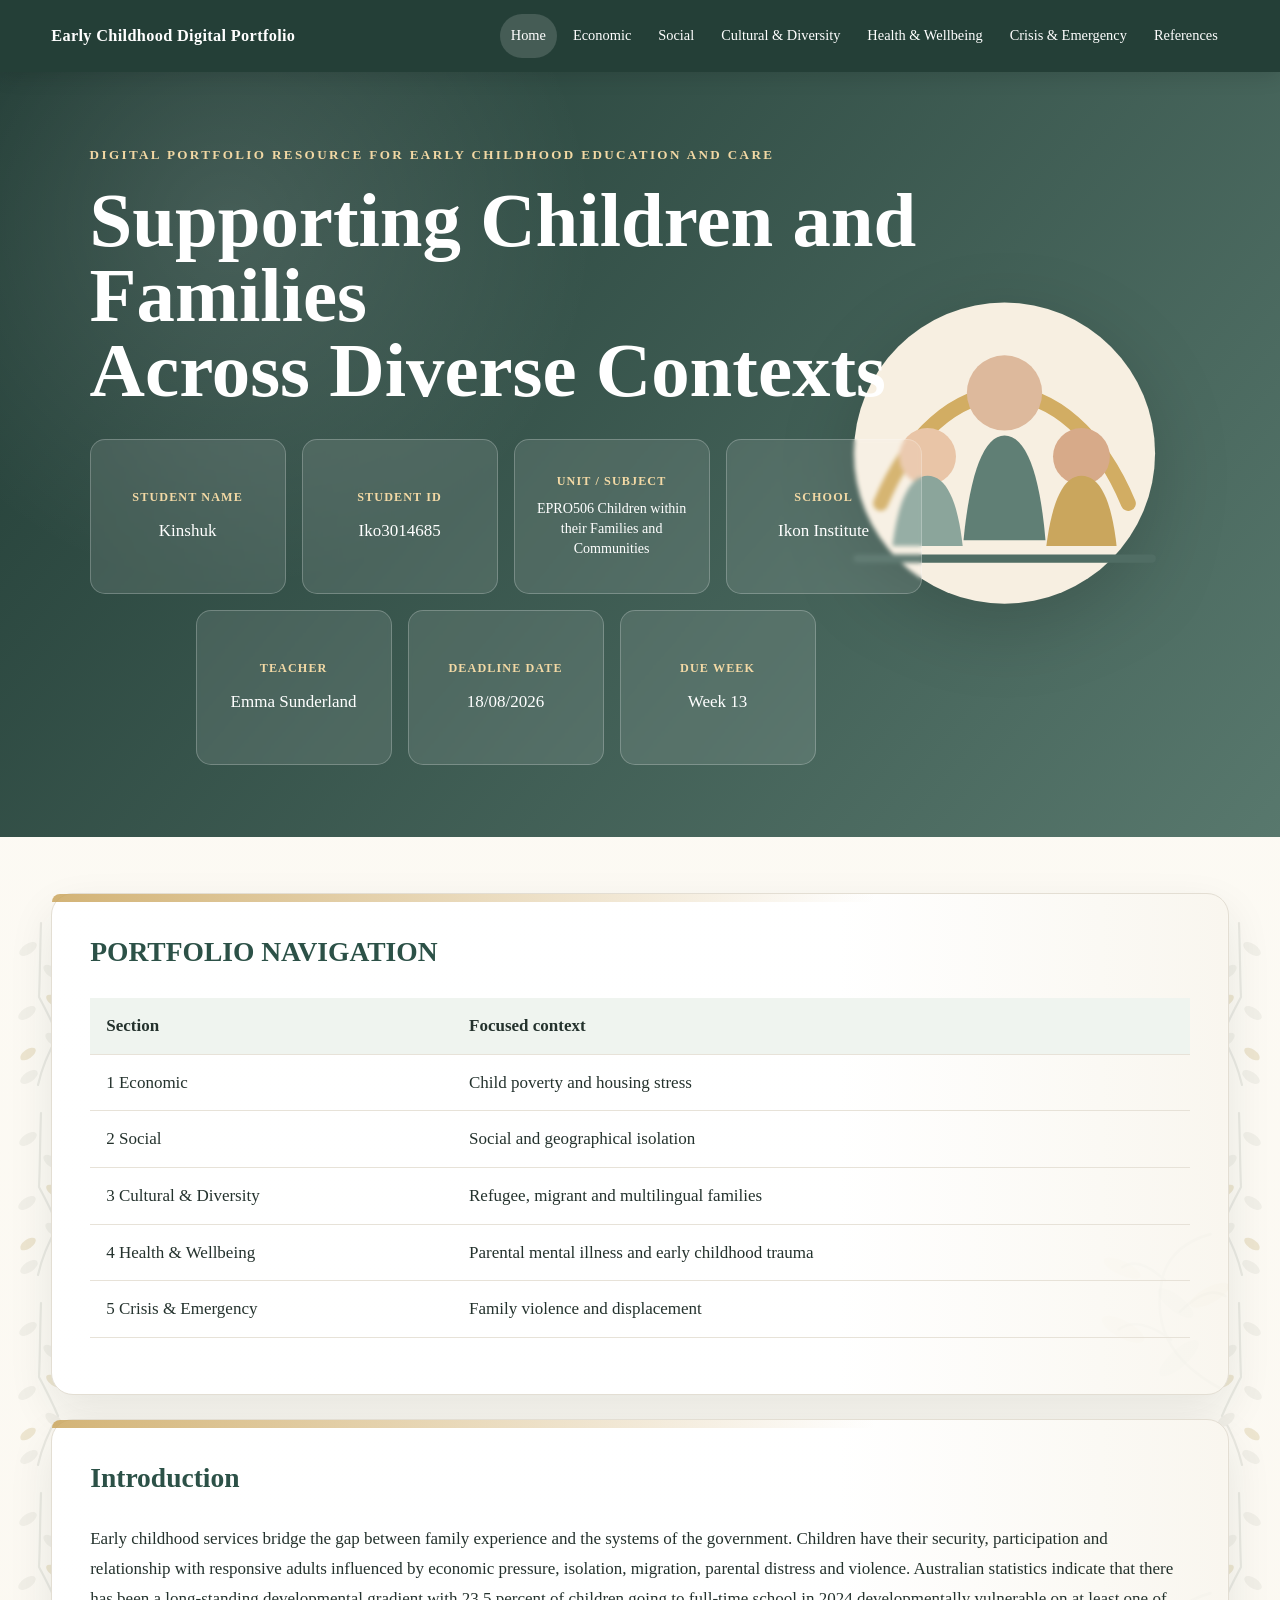
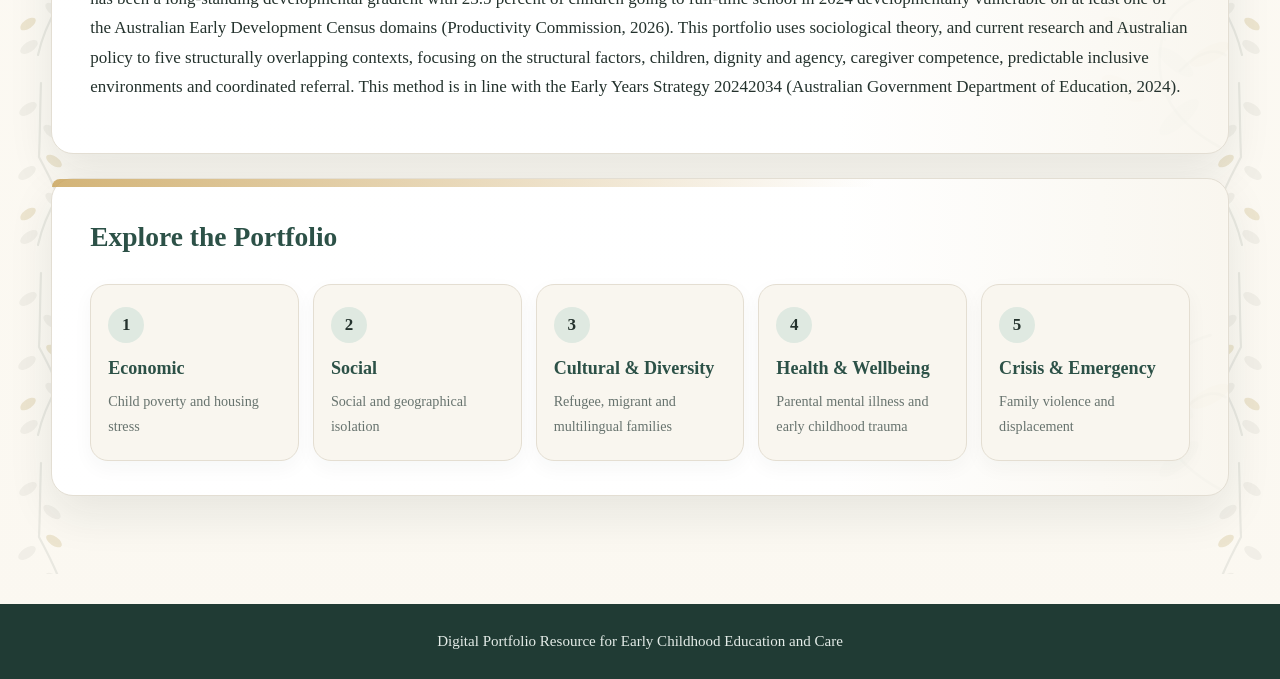
<file: index.html>
<!doctype html><html lang="en"><head><meta charset="utf-8"><meta name="viewport" content="width=device-width,initial-scale=1"><title>Supporting Children and Families Across Diverse Contexts</title><link rel="stylesheet" href="portfolio-v9.css?v=16"></head><body>
<nav><div class="brand">Early Childhood Digital Portfolio</div><div class="links">
<a class="active" href="index.html">Home</a><a href="economic.html">Economic</a><a href="social.html">Social</a>
<a href="cultural.html">Cultural &amp; Diversity</a><a href="health.html">Health &amp; Wellbeing</a>
<a href="crisis.html">Crisis &amp; Emergency</a><a href="references.html">References</a></div></nav>
<header class="home-hero"><div class="hero-inner"><div class="hero-kicker">Digital Portfolio Resource for Early Childhood Education and Care</div><h1>Supporting Children and Families<br>Across Diverse Contexts</h1>
<div class="details"><div class="detail"><b>Student Name</b>Kinshuk</div><div class="detail"><b>Student ID</b>Iko3014685</div><div class="detail"><b>Unit / Subject</b>EPRO506 Children within their Families and Communities</div><div class="detail"><b>School</b>Ikon Institute</div><div class="detail"><b>Teacher</b>Emma Sunderland</div><div class="detail"><b>Deadline Date</b>18/08/2026</div><div class="detail"><b>Due Week</b>Week 13</div></div></div></header>
<main class="home-main"><section class="home-section"><h2>PORTFOLIO NAVIGATION</h2><table class='portfolio-table'><tr><td>Section</td><td>Focused context</td></tr><tr><td>1  Economic</td><td>Child poverty and housing stress</td></tr><tr><td>2  Social</td><td>Social and geographical isolation</td></tr><tr><td>3  Cultural &amp; Diversity</td><td>Refugee, migrant and multilingual families</td></tr><tr><td>4  Health &amp; Wellbeing</td><td>Parental mental illness and early childhood trauma</td></tr><tr><td>5  Crisis &amp; Emergency</td><td>Family violence and displacement</td></tr></table></section>
<section class="home-section intro"><h2>Introduction</h2><p>Early childhood services bridge the gap between family experience and the systems of the government. Children have their security, participation and relationship with responsive adults influenced by economic pressure, isolation, migration, parental distress and violence. Australian statistics indicate that there has been a long-standing developmental gradient with 23.5 percent of children going to full-time school in 2024 developmentally vulnerable on at least one of the Australian Early Development Census domains (Productivity Commission, 2026). This portfolio uses sociological theory, and current research and Australian policy to five structurally overlapping contexts, focusing on the structural factors, children, dignity and agency, caregiver competence, predictable inclusive environments and coordinated referral. This method is in line with the Early Years Strategy 20242034 (Australian Government Department of Education, 2024).</p></section>
<section class="home-section"><h2>Explore the Portfolio</h2><div class="context-grid">
<a href="economic.html"><span>1</span><strong>Economic</strong><small>Child poverty and housing stress</small></a>
<a href="social.html"><span>2</span><strong>Social</strong><small>Social and geographical isolation</small></a>
<a href="cultural.html"><span>3</span><strong>Cultural &amp; Diversity</strong><small>Refugee, migrant and multilingual families</small></a>
<a href="health.html"><span>4</span><strong>Health &amp; Wellbeing</strong><small>Parental mental illness and early childhood trauma</small></a>
<a href="crisis.html"><span>5</span><strong>Crisis &amp Emergency</strong><small>Family violence and displacement</small></a>
</div></section></main>
<footer>Digital Portfolio Resource for Early Childhood Education and Care</footer></body></html>
</file>
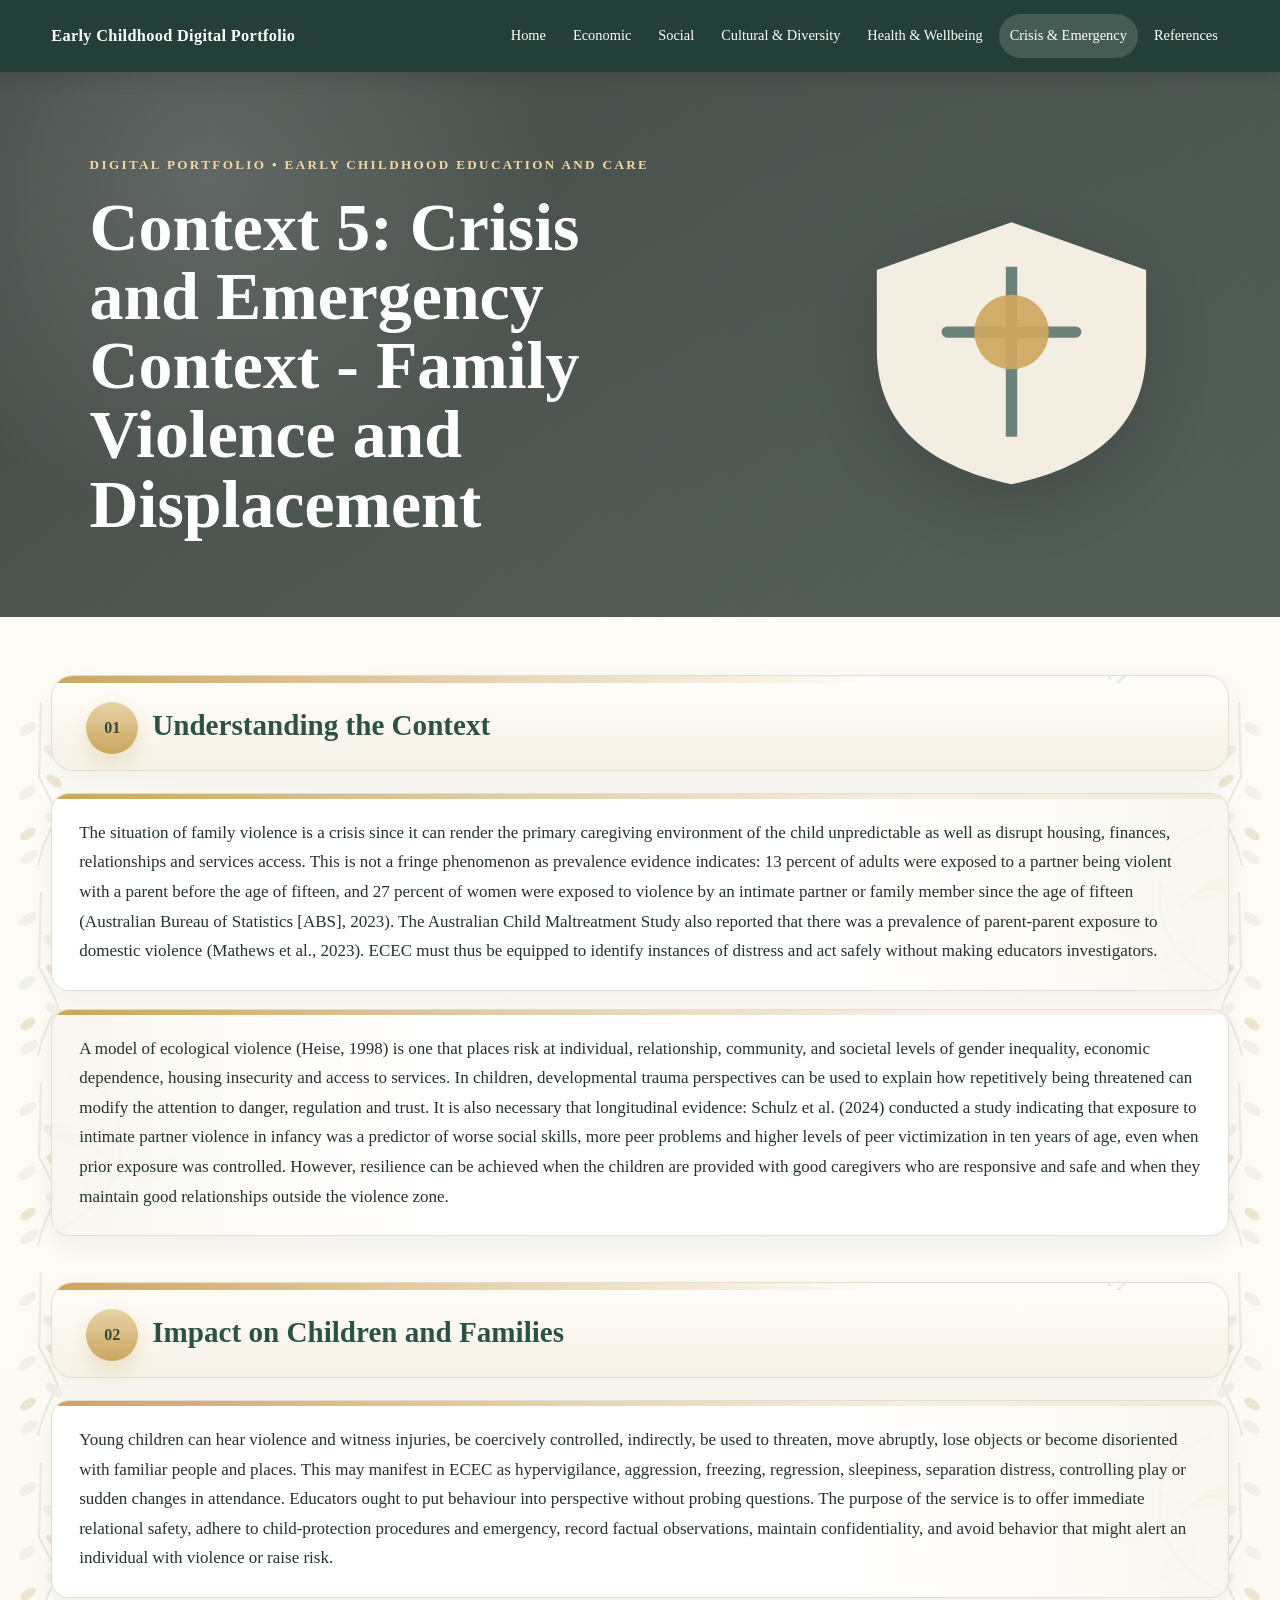
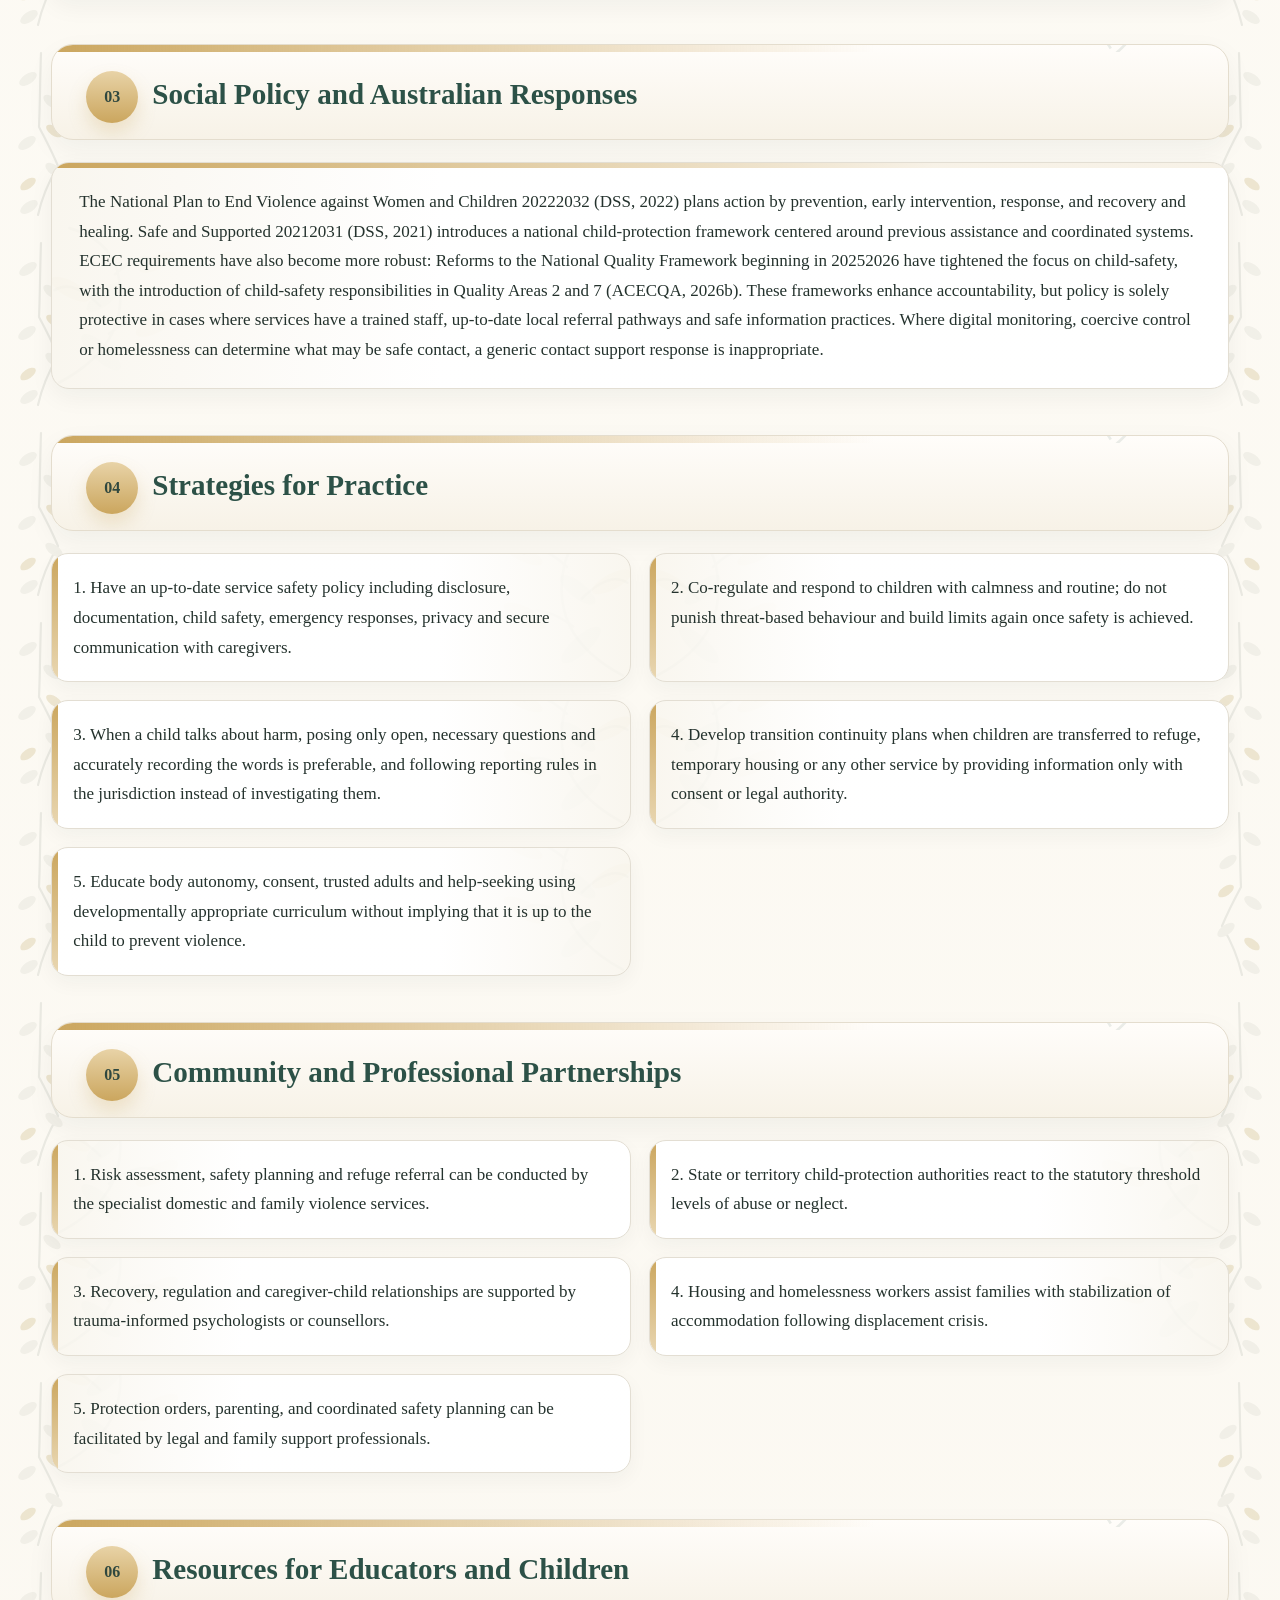
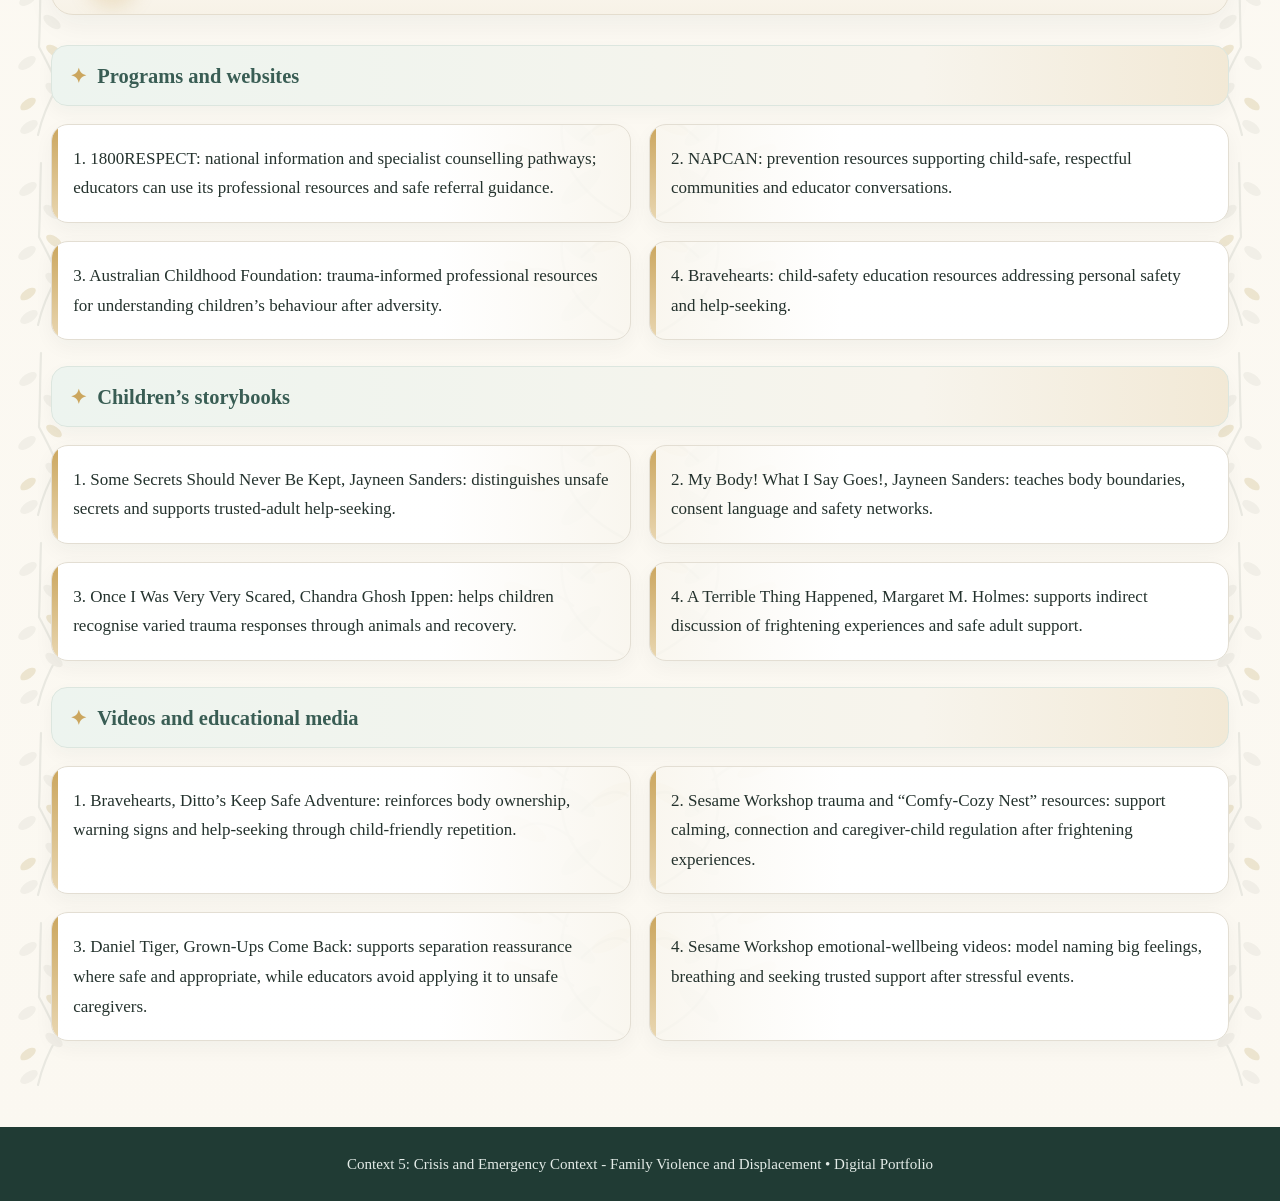
<file: crisis.html>
<!doctype html><html lang="en"><head><meta charset="utf-8"><meta name="viewport" content="width=device-width,initial-scale=1"><title>Context 5: Crisis and Emergency Context - Family Violence and Displacement | Digital Portfolio</title><link rel="stylesheet" href="portfolio-v9.css?v=9"></head><body>
<nav><div class="brand">Early Childhood Digital Portfolio</div><div class="links">
<a href="index.html">Home</a><a href="economic.html">Economic</a><a href="social.html">Social</a>
<a href="cultural.html">Cultural &amp; Diversity</a><a href="health.html">Health &amp; Wellbeing</a>
<a class="active" href="crisis.html">Crisis &amp; Emergency</a><a href="references.html">References</a></div></nav>
<header class="context-hero tone-crisis"><div class="hero-kicker">Digital Portfolio • Early Childhood Education and Care</div><h1>Context 5: Crisis and Emergency Context - Family Violence and Displacement</h1></header>
<main><article class="portfolio-page"><h2>Understanding the Context</h2>
<p>The situation of family violence is a crisis since it can render the primary caregiving environment of the child unpredictable as well as disrupt housing, finances, relationships and services access. This is not a fringe phenomenon as prevalence evidence indicates: 13 percent of adults were exposed to a partner being violent with a parent before the age of fifteen, and 27 percent of women were exposed to violence by an intimate partner or family member since the age of fifteen (Australian Bureau of Statistics [ABS], 2023). The Australian Child Maltreatment Study also reported that there was a prevalence of parent-parent exposure to domestic violence (Mathews et al., 2023). ECEC must thus be equipped to identify instances of distress and act safely without making educators investigators. </p>
<p>A model of ecological violence (Heise, 1998) is one that places risk at individual, relationship, community, and societal levels of gender inequality, economic dependence, housing insecurity and access to services. In children, developmental trauma perspectives can be used to explain how repetitively being threatened can modify the attention to danger, regulation and trust. It is also necessary that longitudinal evidence: Schulz et al. (2024) conducted a study indicating that exposure to intimate partner violence in infancy was a predictor of worse social skills, more peer problems and higher levels of peer victimization in ten years of age, even when prior exposure was controlled. However, resilience can be achieved when the children are provided with good caregivers who are responsive and safe and when they maintain good relationships outside the violence zone.</p>
<h2>Impact on Children and Families</h2>
<p>Young children can hear violence and witness injuries, be coercively controlled, indirectly, be used to threaten, move abruptly, lose objects or become disoriented with familiar people and places. This may manifest in ECEC as hypervigilance, aggression, freezing, regression, sleepiness, separation distress, controlling play or sudden changes in attendance. Educators ought to put behaviour into perspective without probing questions. The purpose of the service is to offer immediate relational safety, adhere to child-protection procedures and emergency, record factual observations, maintain confidentiality, and avoid behavior that might alert an individual with violence or raise risk.</p>
<h2>Social Policy and Australian Responses</h2>
<p>The National Plan to End Violence against Women and Children 20222032 (DSS, 2022) plans action by prevention, early intervention, response, and recovery and healing. Safe and Supported 20212031 (DSS, 2021) introduces a national child-protection framework centered around previous assistance and coordinated systems. ECEC requirements have also become more robust: Reforms to the National Quality Framework beginning in 20252026 have tightened the focus on child-safety, with the introduction of child-safety responsibilities in Quality Areas 2 and 7 (ACECQA, 2026b). These frameworks enhance accountability, but policy is solely protective in cases where services have a trained staff, up-to-date local referral pathways and safe information practices. Where digital monitoring, coercive control or homelessness can determine what may be safe contact, a generic contact support response is inappropriate.</p>
<h2>Strategies for Practice</h2>
<div class="source-item">1. Have an up-to-date service safety policy including disclosure, documentation, child safety, emergency responses, privacy and secure communication with caregivers. </div>
<div class="source-item">2. Co-regulate and respond to children with calmness and routine; do not punish threat-based behaviour and build limits again once safety is achieved. </div>
<div class="source-item">3. When a child talks about harm, posing only open, necessary questions and accurately recording the words is preferable, and following reporting rules in the jurisdiction instead of investigating them. </div>
<div class="source-item">4. Develop transition continuity plans when children are transferred to refuge, temporary housing or any other service by providing information only with consent or legal authority. </div>
<div class="source-item">5. Educate body autonomy, consent, trusted adults and help-seeking using developmentally appropriate curriculum without implying that it is up to the child to prevent violence.</div>
<h2>Community and Professional Partnerships</h2>
<div class="source-item">1. Risk assessment, safety planning and refuge referral can be conducted by the specialist domestic and family violence services. </div>
<div class="source-item">2. State or territory child-protection authorities react to the statutory threshold levels of abuse or neglect. </div>
<div class="source-item">3. Recovery, regulation and caregiver-child relationships are supported by trauma-informed psychologists or counsellors. </div>
<div class="source-item">4. Housing and homelessness workers assist families with stabilization of accommodation following displacement crisis. </div>
<div class="source-item">5. Protection orders, parenting, and coordinated safety planning can be facilitated by legal and family support professionals.</div>
<h2>Resources for Educators and Children</h2>
<h3>Programs and websites</h3>
<div class="source-item">1. 1800RESPECT: national information and specialist counselling pathways; educators can use its professional resources and safe referral guidance.</div>
<div class="source-item">2. NAPCAN: prevention resources supporting child-safe, respectful communities and educator conversations.</div>
<div class="source-item">3. Australian Childhood Foundation: trauma-informed professional resources for understanding children’s behaviour after adversity.</div>
<div class="source-item">4. Bravehearts: child-safety education resources addressing personal safety and help-seeking.</div>
<h3>Children’s storybooks</h3>
<div class="source-item">1. Some Secrets Should Never Be Kept, Jayneen Sanders: distinguishes unsafe secrets and supports trusted-adult help-seeking.</div>
<div class="source-item">2. My Body! What I Say Goes!, Jayneen Sanders: teaches body boundaries, consent language and safety networks.</div>
<div class="source-item">3. Once I Was Very Very Scared, Chandra Ghosh Ippen: helps children recognise varied trauma responses through animals and recovery.</div>
<div class="source-item">4. A Terrible Thing Happened, Margaret M. Holmes: supports indirect discussion of frightening experiences and safe adult support.</div>
<h3>Videos and educational media</h3>
<div class="source-item">1. Bravehearts, Ditto’s Keep Safe Adventure: reinforces body ownership, warning signs and help-seeking through child-friendly repetition.</div>
<div class="source-item">2. Sesame Workshop trauma and “Comfy-Cozy Nest” resources: support calming, connection and caregiver-child regulation after frightening experiences.</div>
<div class="source-item">3. Daniel Tiger, Grown-Ups Come Back: supports separation reassurance where safe and appropriate, while educators avoid applying it to unsafe caregivers.</div>
<div class="source-item">4. Sesame Workshop emotional-wellbeing videos: model naming big feelings, breathing and seeking trusted support after stressful events.</div></article></main>
<footer>Context 5: Crisis and Emergency Context - Family Violence and Displacement • Digital Portfolio</footer></body></html>
</file>
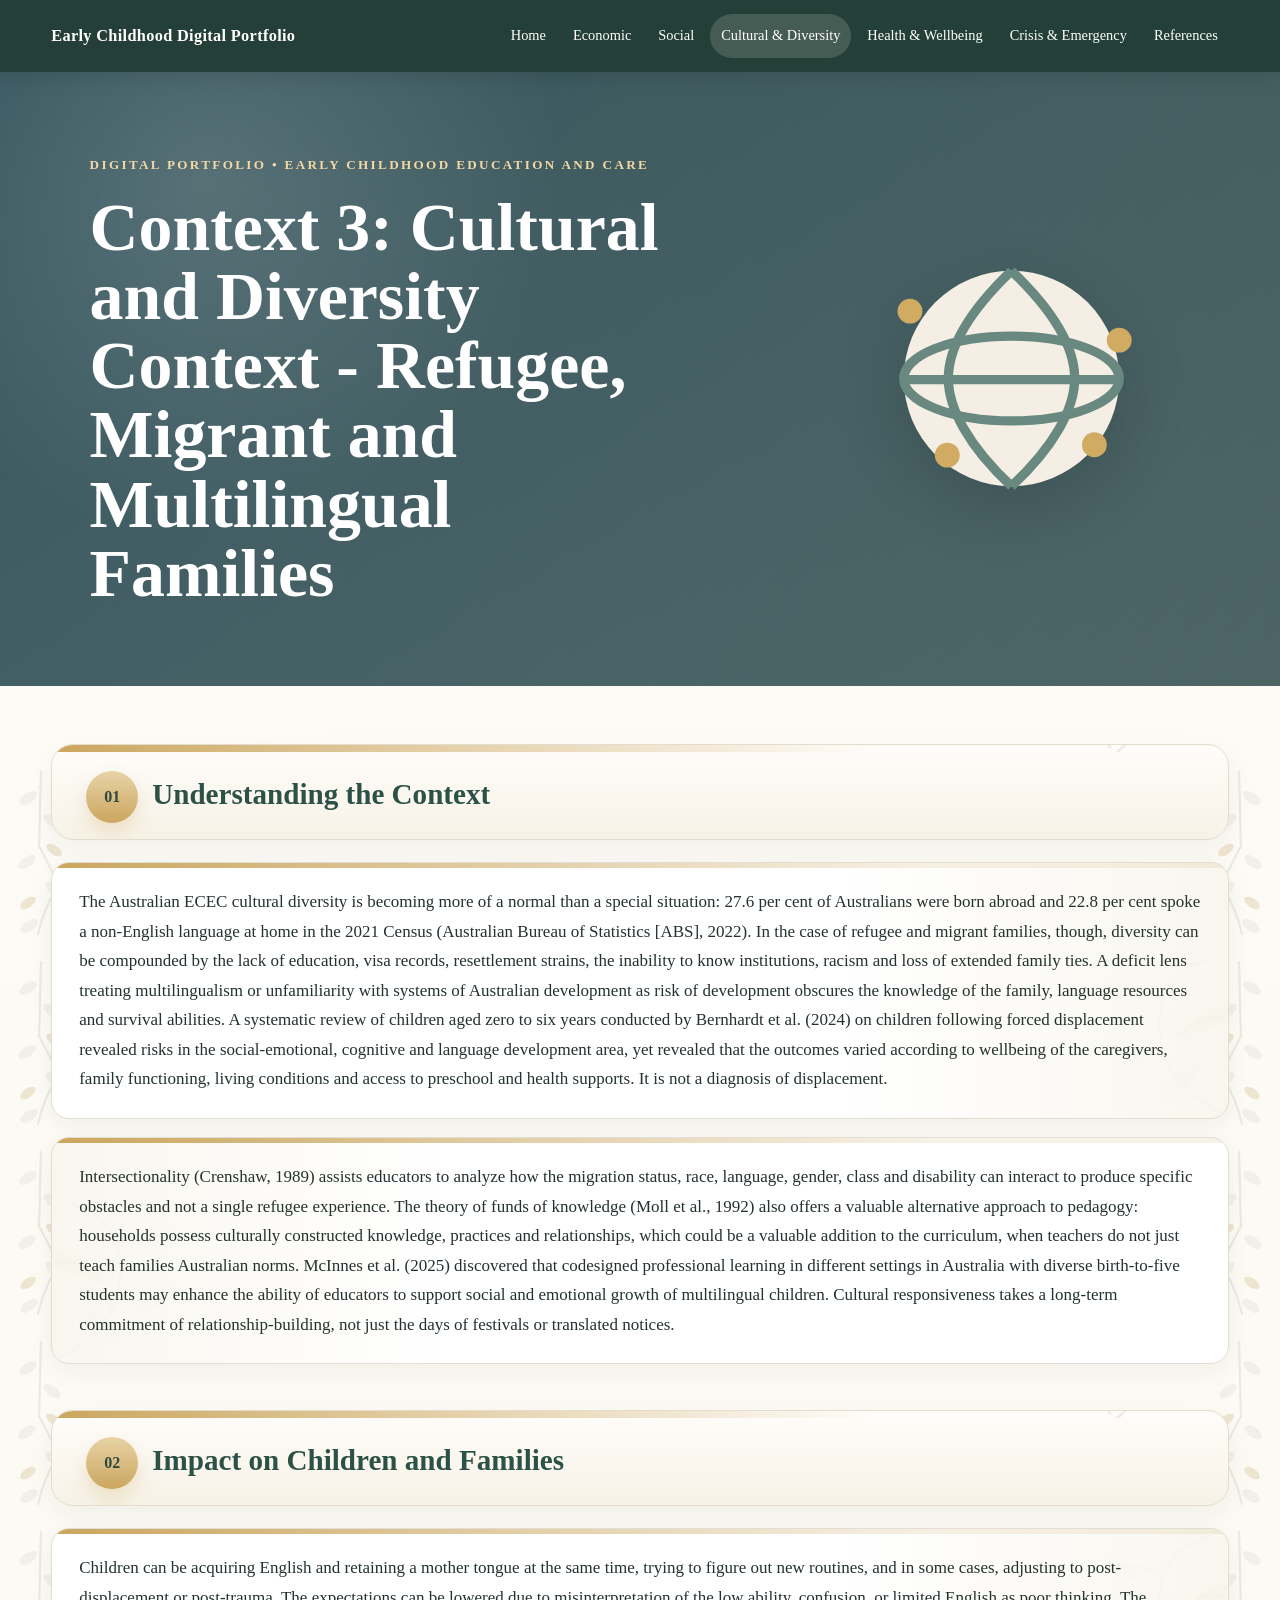
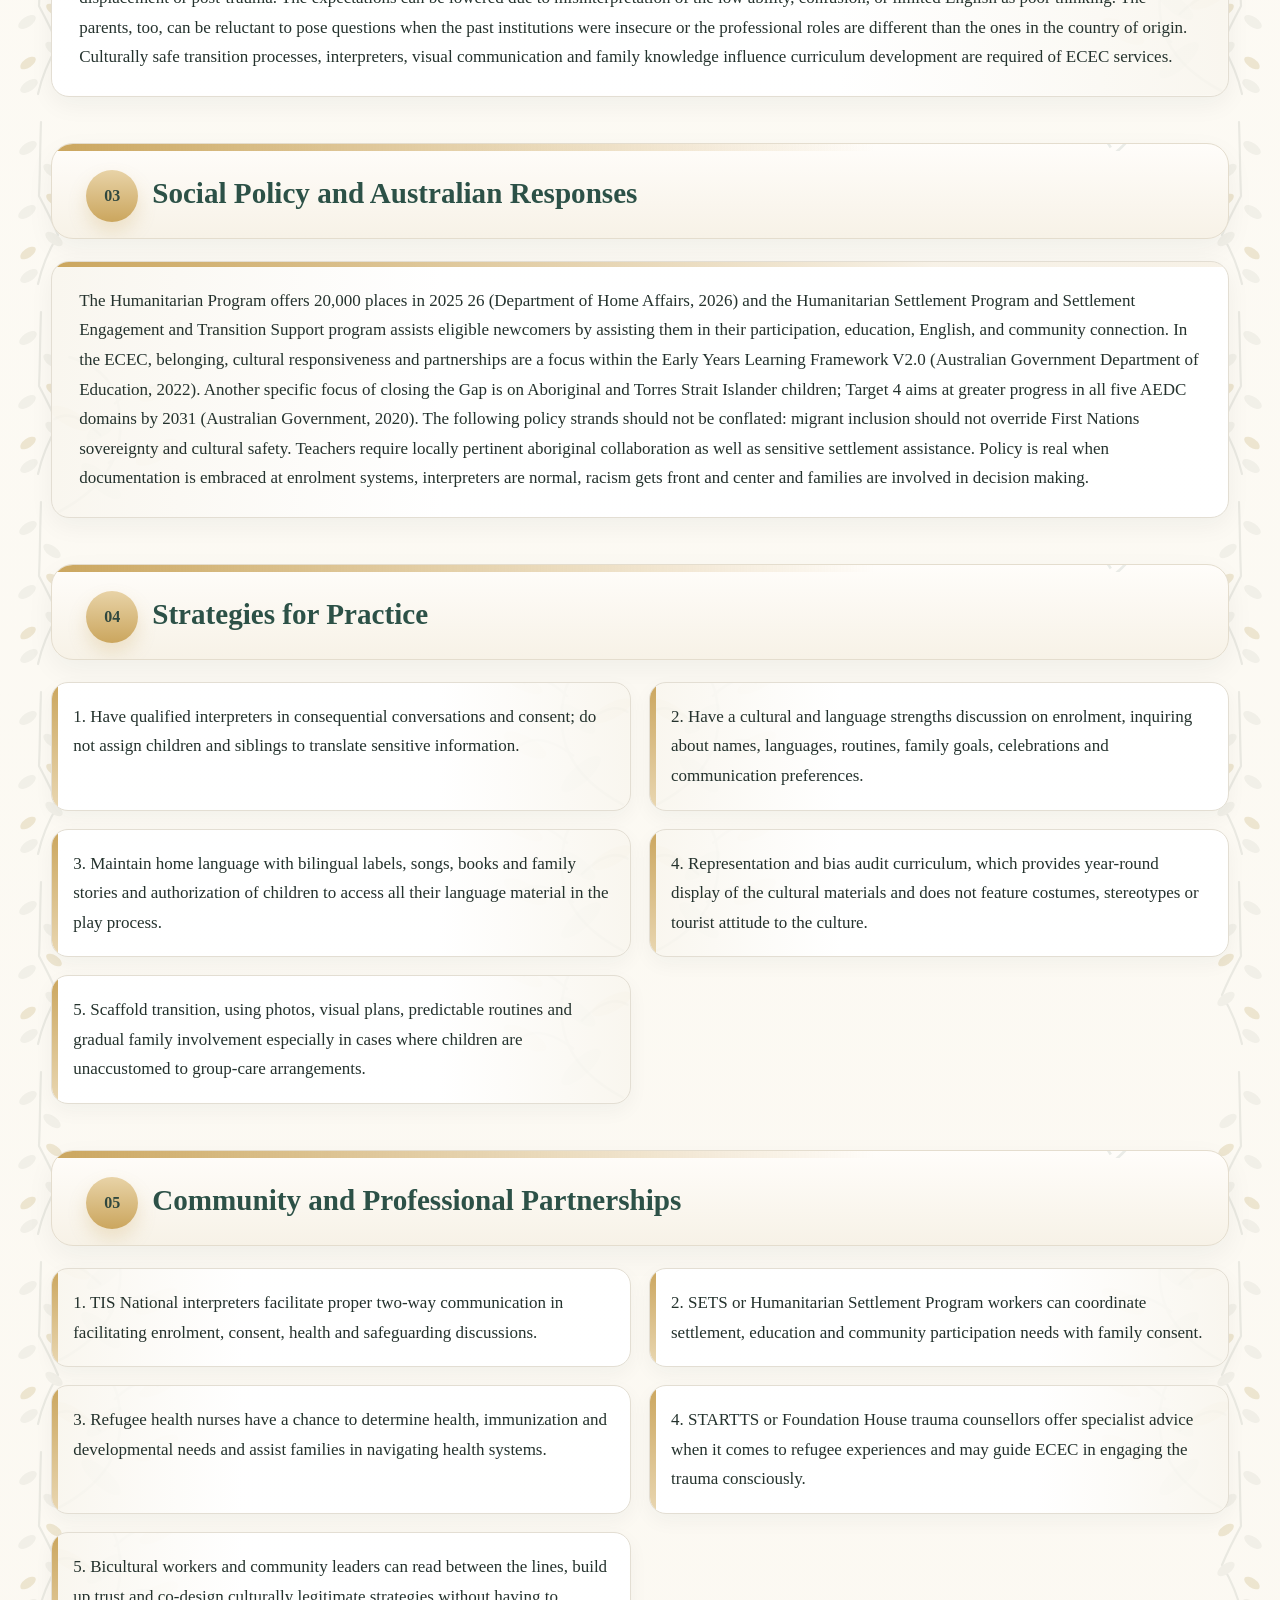
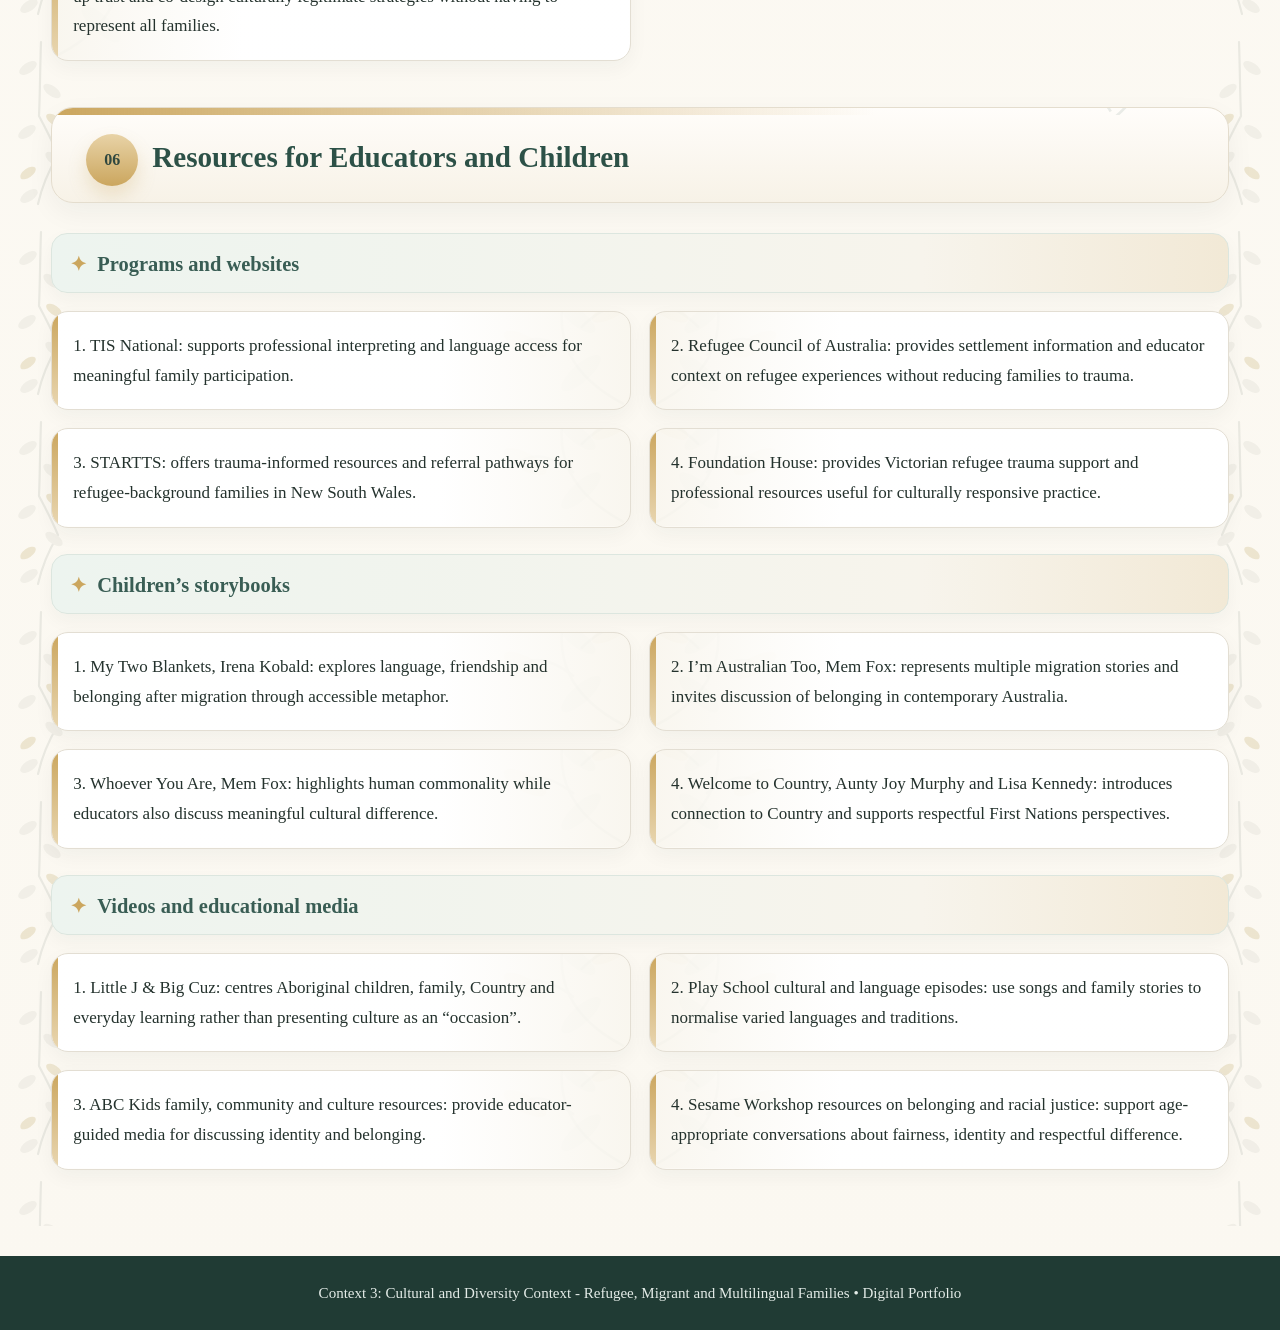
<file: cultural.html>
<!doctype html><html lang="en"><head><meta charset="utf-8"><meta name="viewport" content="width=device-width,initial-scale=1"><title>Context 3: Cultural and Diversity Context - Refugee, Migrant and Multilingual Families | Digital Portfolio</title><link rel="stylesheet" href="portfolio-v9.css?v=9"></head><body>
<nav><div class="brand">Early Childhood Digital Portfolio</div><div class="links">
<a href="index.html">Home</a><a href="economic.html">Economic</a><a href="social.html">Social</a>
<a class="active" href="cultural.html">Cultural &amp; Diversity</a><a href="health.html">Health &amp; Wellbeing</a>
<a href="crisis.html">Crisis &amp; Emergency</a><a href="references.html">References</a></div></nav>
<header class="context-hero tone-cultural"><div class="hero-kicker">Digital Portfolio • Early Childhood Education and Care</div><h1>Context 3: Cultural and Diversity Context - Refugee, Migrant and Multilingual Families</h1></header>
<main><article class="portfolio-page"><h2>Understanding the Context</h2>
<p>The Australian ECEC cultural diversity is becoming more of a normal than a special situation: 27.6 per cent of Australians were born abroad and 22.8 per cent spoke a non-English language at home in the 2021 Census (Australian Bureau of Statistics [ABS], 2022). In the case of refugee and migrant families, though, diversity can be compounded by the lack of education, visa records, resettlement strains, the inability to know institutions, racism and loss of extended family ties. A deficit lens treating multilingualism or unfamiliarity with systems of Australian development as risk of development obscures the knowledge of the family, language resources and survival abilities. A systematic review of children aged zero to six years conducted by Bernhardt et al. (2024) on children following forced displacement revealed risks in the social-emotional, cognitive and language development area, yet revealed that the outcomes varied according to wellbeing of the caregivers, family functioning, living conditions and access to preschool and health supports. It is not a diagnosis of displacement.</p>
<p>Intersectionality (Crenshaw, 1989) assists educators to analyze how the migration status, race, language, gender, class and disability can interact to produce specific obstacles and not a single refugee experience. The theory of funds of knowledge (Moll et al., 1992) also offers a valuable alternative approach to pedagogy: households possess culturally constructed knowledge, practices and relationships, which could be a valuable addition to the curriculum, when teachers do not just teach families Australian norms. McInnes et al. (2025) discovered that codesigned professional learning in different settings in Australia with diverse birth-to-five students may enhance the ability of educators to support social and emotional growth of multilingual children. Cultural responsiveness takes a long-term commitment of relationship-building, not just the days of festivals or translated notices.</p>
<h2>Impact on Children and Families</h2>
<p>Children can be acquiring English and retaining a mother tongue at the same time, trying to figure out new routines, and in some cases, adjusting to post-displacement or post-trauma. The expectations can be lowered due to misinterpretation of the low ability, confusion, or limited English as poor thinking. The parents, too, can be reluctant to pose questions when the past institutions were insecure or the professional roles are different than the ones in the country of origin. Culturally safe transition processes, interpreters, visual communication and family knowledge influence curriculum development are required of ECEC services.</p>
<h2>Social Policy and Australian Responses</h2>
<p>The Humanitarian Program offers 20,000 places in 2025 26 (Department of Home Affairs, 2026) and the Humanitarian Settlement Program and Settlement Engagement and Transition Support program assists eligible newcomers by assisting them in their participation, education, English, and community connection. In the ECEC, belonging, cultural responsiveness and partnerships are a focus within the Early Years Learning Framework V2.0 (Australian Government Department of Education, 2022). Another specific focus of closing the Gap is on Aboriginal and Torres Strait Islander children; Target 4 aims at greater progress in all five AEDC domains by 2031 (Australian Government, 2020). The following policy strands should not be conflated: migrant inclusion should not override First Nations sovereignty and cultural safety. Teachers require locally pertinent aboriginal collaboration as well as sensitive settlement assistance. Policy is real when documentation is embraced at enrolment systems, interpreters are normal, racism gets front and center and families are involved in decision making.</p>
<h2>Strategies for Practice</h2>
<div class="source-item">1. Have qualified interpreters in consequential conversations and consent; do not assign children and siblings to translate sensitive information. </div>
<div class="source-item">2. Have a cultural and language strengths discussion on enrolment, inquiring about names, languages, routines, family goals, celebrations and communication preferences. </div>
<div class="source-item">3. Maintain home language with bilingual labels, songs, books and family stories and authorization of children to access all their language material in the play process. </div>
<div class="source-item">4. Representation and bias audit curriculum, which provides year-round display of the cultural materials and does not feature costumes, stereotypes or tourist attitude to the culture. </div>
<div class="source-item">5. Scaffold transition, using photos, visual plans, predictable routines and gradual family involvement especially in cases where children are unaccustomed to group-care arrangements.</div>
<h2>Community and Professional Partnerships</h2>
<div class="source-item">1. TIS National interpreters facilitate proper two-way communication in facilitating enrolment, consent, health and safeguarding discussions. </div>
<div class="source-item">2. SETS or Humanitarian Settlement Program workers can coordinate settlement, education and community participation needs with family consent. </div>
<div class="source-item">3. Refugee health nurses have a chance to determine health, immunization and developmental needs and assist families in navigating health systems. </div>
<div class="source-item">4. STARTTS or Foundation House trauma counsellors offer specialist advice when it comes to refugee experiences and may guide ECEC in engaging the trauma consciously.</div>
<div class="source-item"> 5. Bicultural workers and community leaders can read between the lines, build up trust and co-design culturally legitimate strategies without having to represent all families.</div>
<h2>Resources for Educators and Children</h2>
<h3>Programs and websites</h3>
<div class="source-item">1. TIS National: supports professional interpreting and language access for meaningful family participation.</div>
<div class="source-item">2. Refugee Council of Australia: provides settlement information and educator context on refugee experiences without reducing families to trauma.</div>
<div class="source-item">3. STARTTS: offers trauma-informed resources and referral pathways for refugee-background families in New South Wales.</div>
<div class="source-item">4. Foundation House: provides Victorian refugee trauma support and professional resources useful for culturally responsive practice.</div>
<h3>Children’s storybooks</h3>
<div class="source-item">1. My Two Blankets, Irena Kobald: explores language, friendship and belonging after migration through accessible metaphor.</div>
<div class="source-item">2. I’m Australian Too, Mem Fox: represents multiple migration stories and invites discussion of belonging in contemporary Australia.</div>
<div class="source-item">3. Whoever You Are, Mem Fox: highlights human commonality while educators also discuss meaningful cultural difference.</div>
<div class="source-item">4. Welcome to Country, Aunty Joy Murphy and Lisa Kennedy: introduces connection to Country and supports respectful First Nations perspectives.</div>
<h3>Videos and educational media</h3>
<div class="source-item">1. Little J &amp; Big Cuz: centres Aboriginal children, family, Country and everyday learning rather than presenting culture as an “occasion”.</div>
<div class="source-item">2. Play School cultural and language episodes: use songs and family stories to normalise varied languages and traditions.</div>
<div class="source-item">3. ABC Kids family, community and culture resources: provide educator-guided media for discussing identity and belonging.</div>
<div class="source-item">4. Sesame Workshop resources on belonging and racial justice: support age-appropriate conversations about fairness, identity and respectful difference.</div></article></main>
<footer>Context 3: Cultural and Diversity Context - Refugee, Migrant and Multilingual Families • Digital Portfolio</footer></body></html>
</file>
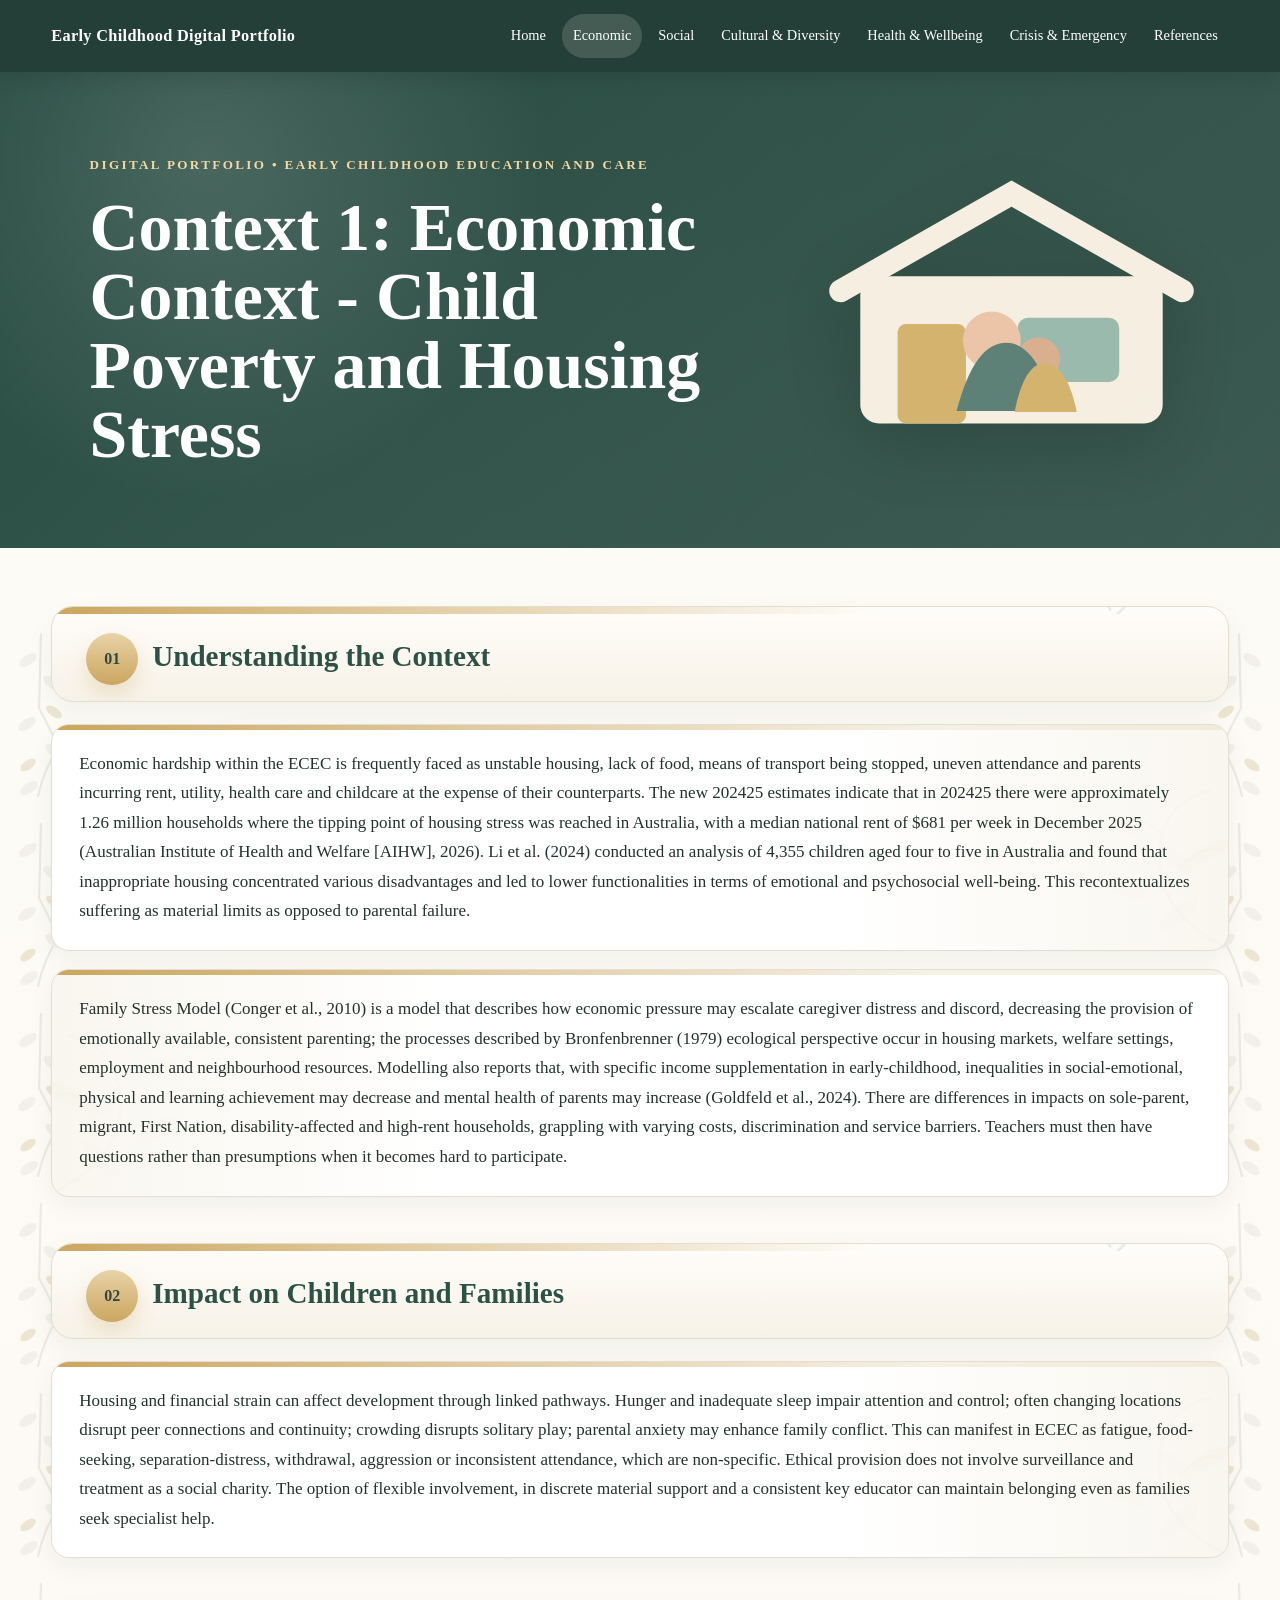
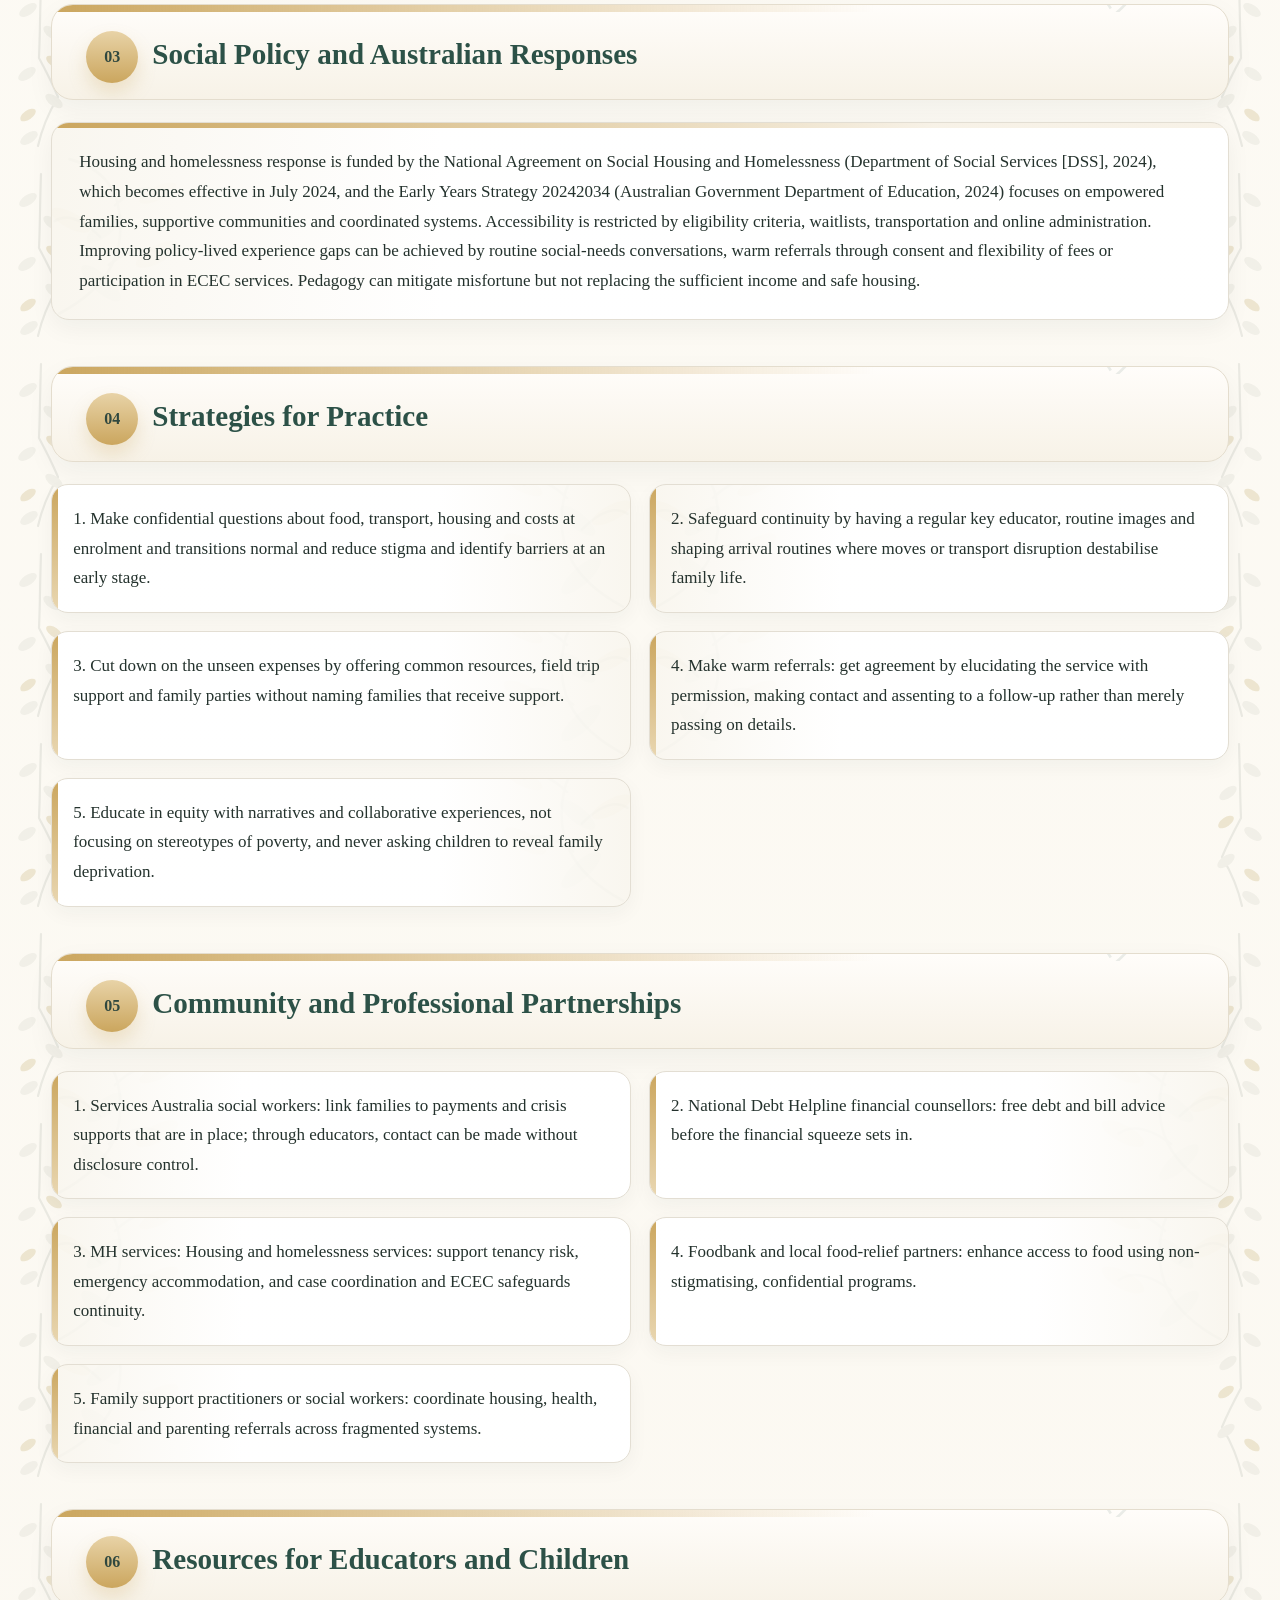
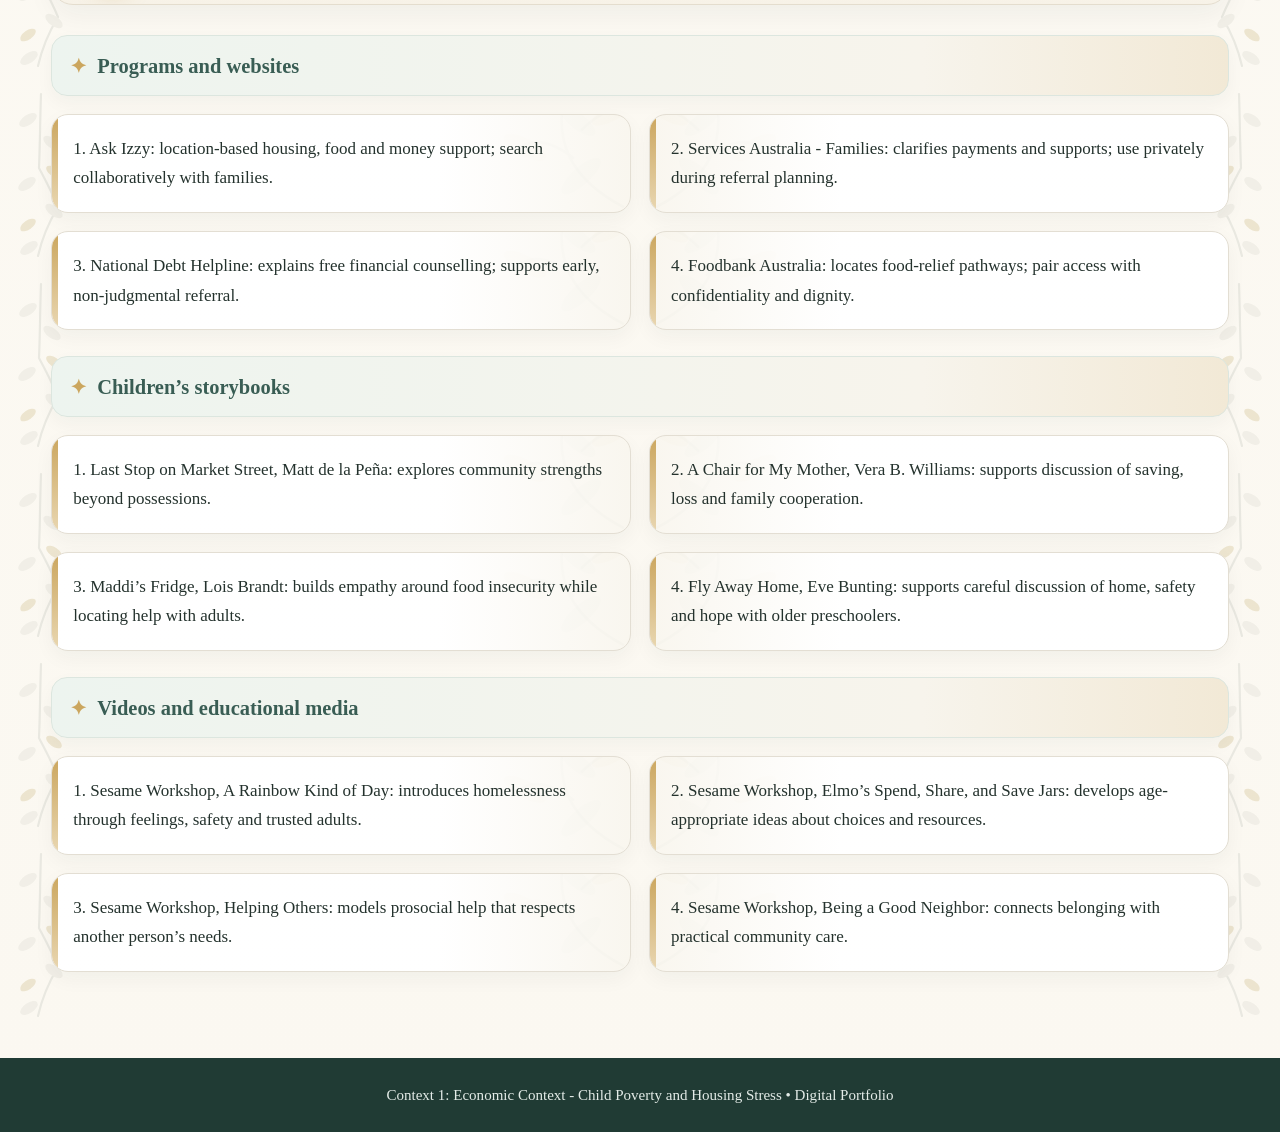
<file: economic.html>
<!doctype html><html lang="en"><head><meta charset="utf-8"><meta name="viewport" content="width=device-width,initial-scale=1"><title>Context 1: Economic Context - Child Poverty and Housing Stress | Digital Portfolio</title><link rel="stylesheet" href="portfolio-v9.css?v=9"></head><body>
<nav><div class="brand">Early Childhood Digital Portfolio</div><div class="links">
<a href="index.html">Home</a><a class="active" href="economic.html">Economic</a><a href="social.html">Social</a>
<a href="cultural.html">Cultural &amp; Diversity</a><a href="health.html">Health &amp; Wellbeing</a>
<a href="crisis.html">Crisis &amp; Emergency</a><a href="references.html">References</a></div></nav>
<header class="context-hero tone-economic"><div class="hero-kicker">Digital Portfolio • Early Childhood Education and Care</div><h1>Context 1: Economic Context - Child Poverty and Housing Stress</h1></header>
<main><article class="portfolio-page"><h2>Understanding the Context</h2>
<p>Economic hardship within the ECEC is frequently faced as unstable housing, lack of food, means of transport being stopped, uneven attendance and parents incurring rent, utility, health care and childcare at the expense of their counterparts. The new 202425 estimates indicate that in 202425 there were approximately 1.26 million households where the tipping point of housing stress was reached in Australia, with a median national rent of $681 per week in December 2025 (Australian Institute of Health and Welfare [AIHW], 2026). Li et al. (2024) conducted an analysis of 4,355 children aged four to five in Australia and found that inappropriate housing concentrated various disadvantages and led to lower functionalities in terms of emotional and psychosocial well-being. This recontextualizes suffering as material limits as opposed to parental failure. </p>
<p>Family Stress Model (Conger et al., 2010) is a model that describes how economic pressure may escalate caregiver distress and discord, decreasing the provision of emotionally available, consistent parenting; the processes described by Bronfenbrenner (1979) ecological perspective occur in housing markets, welfare settings, employment and neighbourhood resources. Modelling also reports that, with specific income supplementation in early-childhood, inequalities in social-emotional, physical and learning achievement may decrease and mental health of parents may increase (Goldfeld et al., 2024). There are differences in impacts on sole-parent, migrant, First Nation, disability-affected and high-rent households, grappling with varying costs, discrimination and service barriers. Teachers must then have questions rather than presumptions when it becomes hard to participate.</p>
<h2>Impact on Children and Families</h2>
<p>Housing and financial strain can affect development through linked pathways. Hunger and inadequate sleep impair attention and control; often changing locations disrupt peer connections and continuity; crowding disrupts solitary play; parental anxiety may enhance family conflict. This can manifest in ECEC as fatigue, food-seeking, separation-distress, withdrawal, aggression or inconsistent attendance, which are non-specific. Ethical provision does not involve surveillance and treatment as a social charity. The option of flexible involvement, in discrete material support and a consistent key educator can maintain belonging even as families seek specialist help.</p>
<h2>Social Policy and Australian Responses</h2>
<p>Housing and homelessness response is funded by the National Agreement on Social Housing and Homelessness (Department of Social Services [DSS], 2024), which becomes effective in July 2024, and the Early Years Strategy 20242034 (Australian Government Department of Education, 2024) focuses on empowered families, supportive communities and coordinated systems. Accessibility is restricted by eligibility criteria, waitlists, transportation and online administration. Improving policy-lived experience gaps can be achieved by routine social-needs conversations, warm referrals through consent and flexibility of fees or participation in ECEC services. Pedagogy can mitigate misfortune but not replacing the sufficient income and safe housing.</p>
<h2>Strategies for Practice</h2>
<div class="source-item">1. Make confidential questions about food, transport, housing and costs at enrolment and transitions normal and reduce stigma and identify barriers at an early stage.</div>
<div class="source-item">2. Safeguard continuity by having a regular key educator, routine images and shaping arrival routines where moves or transport disruption destabilise family life.</div>
<div class="source-item">3. Cut down on the unseen expenses by offering common resources, field trip support and family parties without naming families that receive support.</div>
<div class="source-item">4. Make warm referrals: get agreement by elucidating the service with permission, making contact and assenting to a follow-up rather than merely passing on details.</div>
<div class="source-item">5. Educate in equity with narratives and collaborative experiences, not focusing on stereotypes of poverty, and never asking children to reveal family deprivation.</div>
<h2>Community and Professional Partnerships</h2>
<div class="source-item">1. Services Australia social workers: link families to payments and crisis supports that are in place; through educators, contact can be made without disclosure control.</div>
<div class="source-item">2. National Debt Helpline financial counsellors: free debt and bill advice before the financial squeeze sets in.</div>
<div class="source-item">3. MH services: Housing and homelessness services: support tenancy risk, emergency accommodation, and case coordination and ECEC safeguards continuity.</div>
<div class="source-item">4. Foodbank and local food-relief partners: enhance access to food using non-stigmatising, confidential programs.</div>
<div class="source-item">5. Family support practitioners or social workers: coordinate housing, health, financial and parenting referrals across fragmented systems.</div>
<h2>Resources for Educators and Children</h2>
<h3>Programs and websites</h3>
<div class="source-item">1. Ask Izzy: location-based housing, food and money support; search collaboratively with families.</div>
<div class="source-item">2. Services Australia - Families: clarifies payments and supports; use privately during referral planning.</div>
<div class="source-item">3. National Debt Helpline: explains free financial counselling; supports early, non-judgmental referral.</div>
<div class="source-item">4. Foodbank Australia: locates food-relief pathways; pair access with confidentiality and dignity.</div>
<h3>Children’s storybooks</h3>
<div class="source-item">1. Last Stop on Market Street, Matt de la Peña: explores community strengths beyond possessions.</div>
<div class="source-item">2. A Chair for My Mother, Vera B. Williams: supports discussion of saving, loss and family cooperation.</div>
<div class="source-item">3. Maddi’s Fridge, Lois Brandt: builds empathy around food insecurity while locating help with adults.</div>
<div class="source-item">4. Fly Away Home, Eve Bunting: supports careful discussion of home, safety and hope with older preschoolers.</div>
<h3>Videos and educational media</h3>
<div class="source-item">1. Sesame Workshop, A Rainbow Kind of Day: introduces homelessness through feelings, safety and trusted adults.</div>
<div class="source-item">2. Sesame Workshop, Elmo’s Spend, Share, and Save Jars: develops age-appropriate ideas about choices and resources.</div>
<div class="source-item">3. Sesame Workshop, Helping Others: models prosocial help that respects another person’s needs.</div>
<div class="source-item">4. Sesame Workshop, Being a Good Neighbor: connects belonging with practical community care.</div></article></main>
<footer>Context 1: Economic Context - Child Poverty and Housing Stress • Digital Portfolio</footer></body></html>
</file>
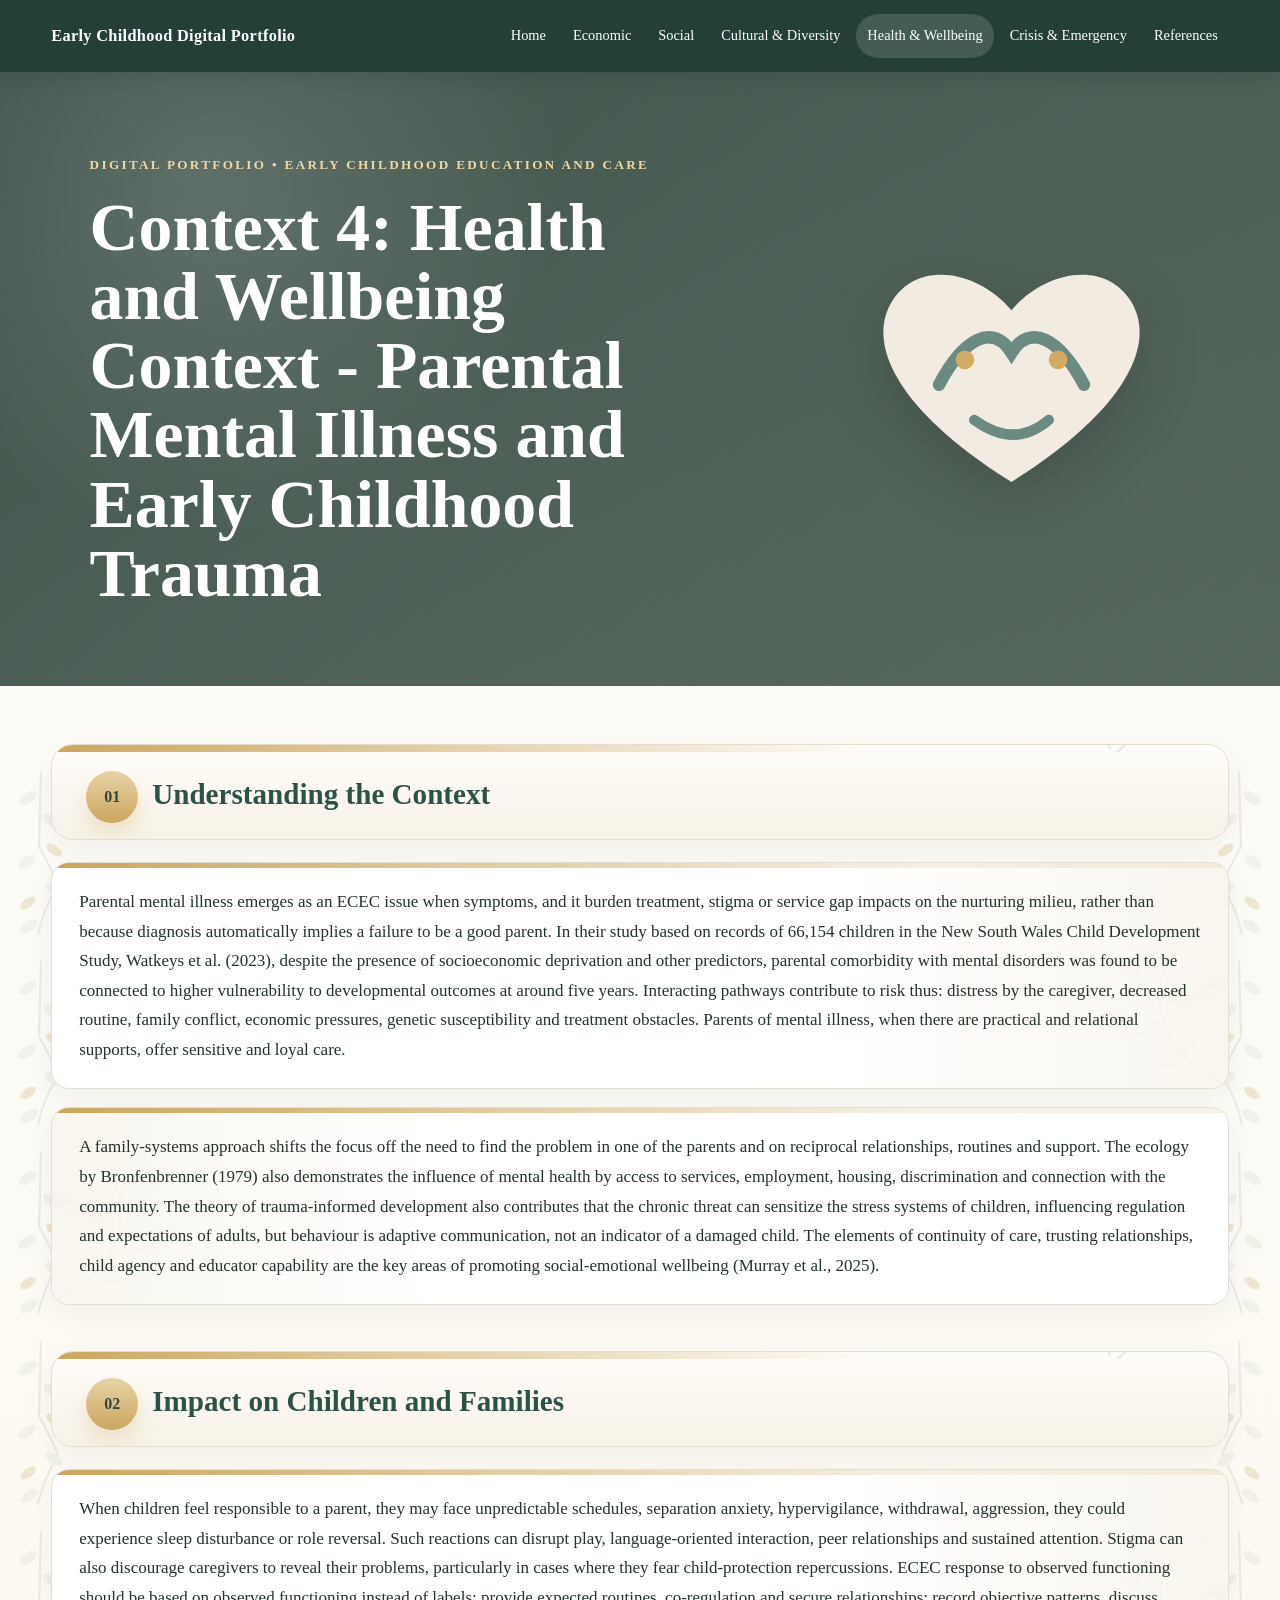
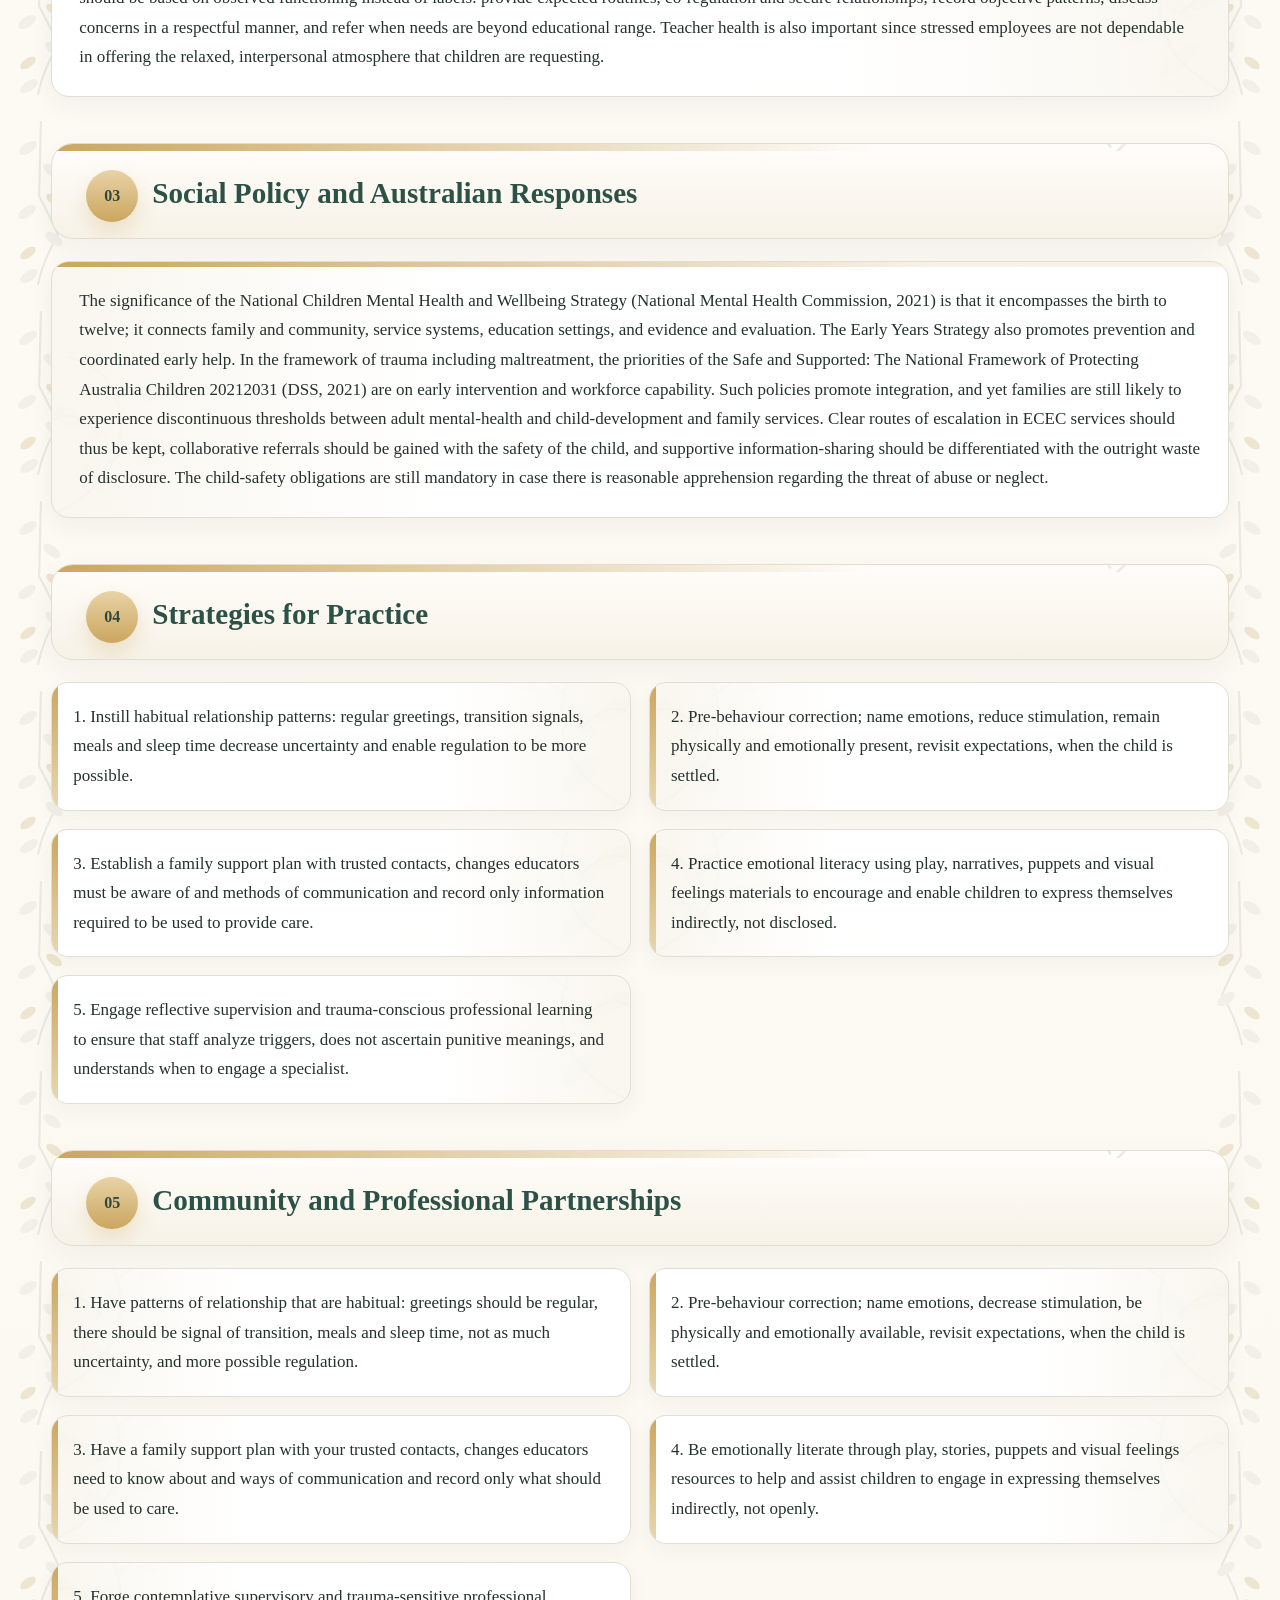
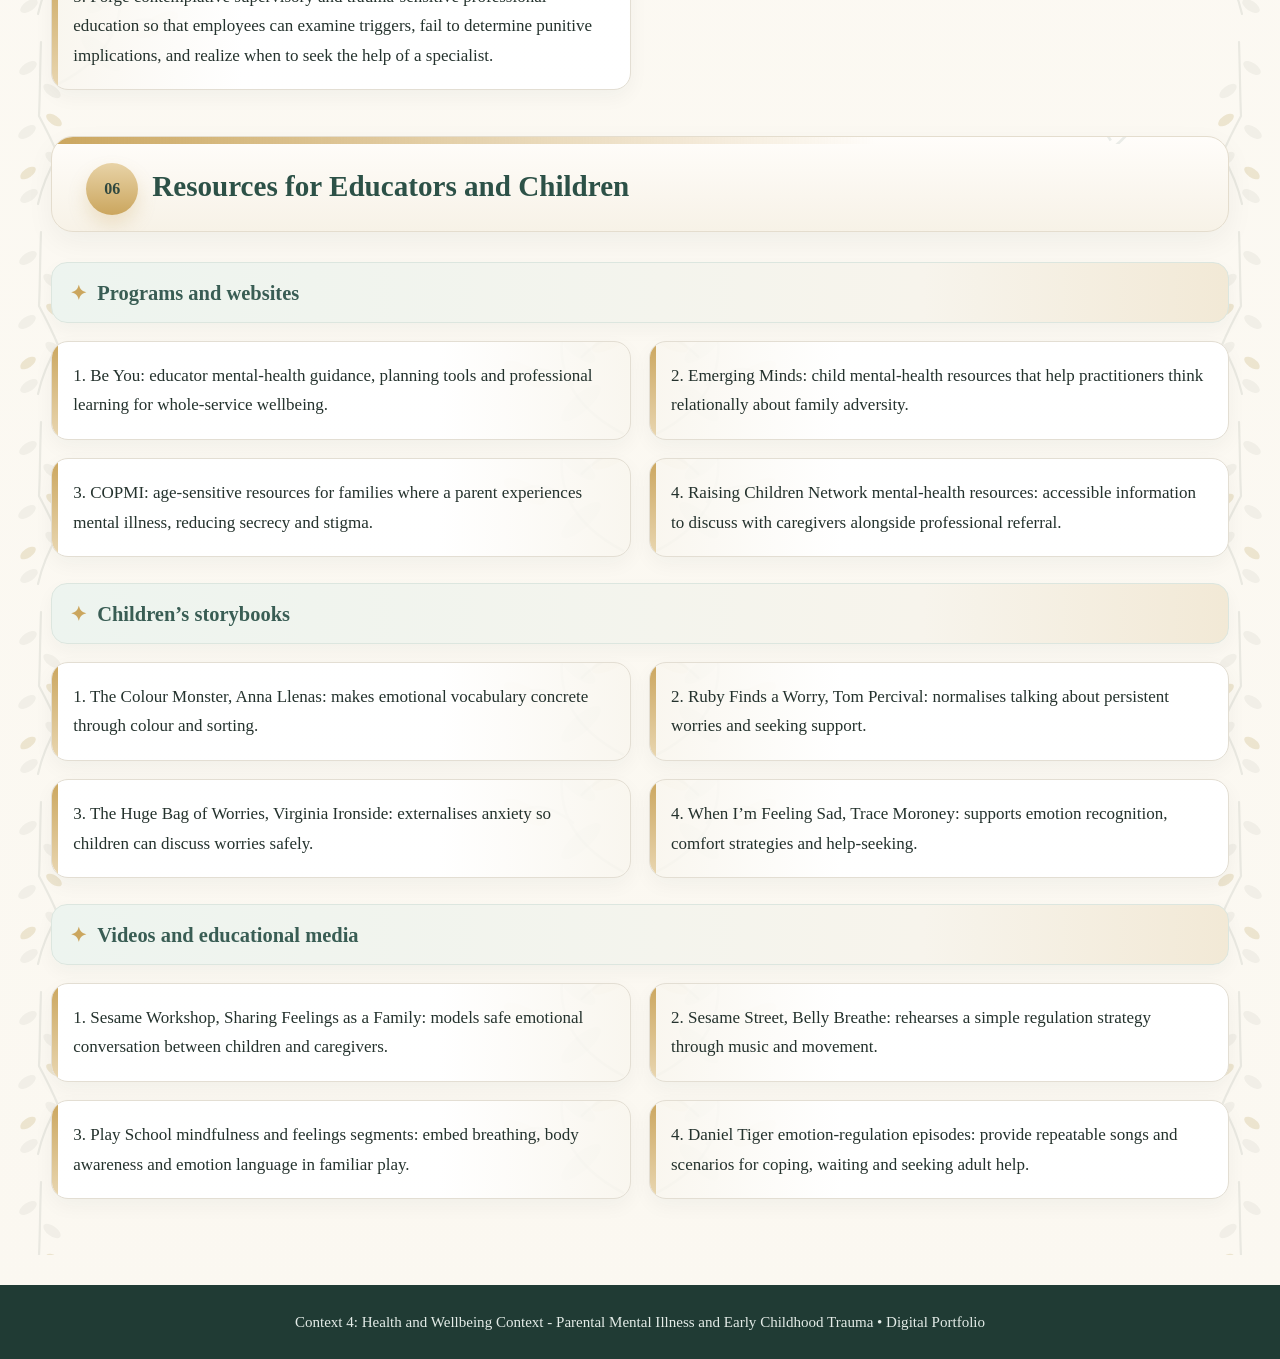
<file: health.html>
<!doctype html><html lang="en"><head><meta charset="utf-8"><meta name="viewport" content="width=device-width,initial-scale=1"><title>Context 4: Health and Wellbeing Context - Parental Mental Illness and Early Childhood Trauma | Digital Portfolio</title><link rel="stylesheet" href="portfolio-v9.css?v=9"></head><body>
<nav><div class="brand">Early Childhood Digital Portfolio</div><div class="links">
<a href="index.html">Home</a><a href="economic.html">Economic</a><a href="social.html">Social</a>
<a href="cultural.html">Cultural &amp; Diversity</a><a class="active" href="health.html">Health &amp; Wellbeing</a>
<a href="crisis.html">Crisis &amp; Emergency</a><a href="references.html">References</a></div></nav>
<header class="context-hero tone-health"><div class="hero-kicker">Digital Portfolio • Early Childhood Education and Care</div><h1>Context 4: Health and Wellbeing Context - Parental Mental Illness and Early Childhood Trauma</h1></header>
<main><article class="portfolio-page"><h2>Understanding the Context</h2>
<p>Parental mental illness emerges as an ECEC issue when symptoms, and it burden treatment, stigma or service gap impacts on the nurturing milieu, rather than because diagnosis automatically implies a failure to be a good parent. In their study based on records of 66,154 children in the New South Wales Child Development Study, Watkeys et al. (2023), despite the presence of socioeconomic deprivation and other predictors, parental comorbidity with mental disorders was found to be connected to higher vulnerability to developmental outcomes at around five years. Interacting pathways contribute to risk thus: distress by the caregiver, decreased routine, family conflict, economic pressures, genetic susceptibility and treatment obstacles. Parents of mental illness, when there are practical and relational supports, offer sensitive and loyal care. </p>
<p>A family-systems approach shifts the focus off the need to find the problem in one of the parents and on reciprocal relationships, routines and support. The ecology by Bronfenbrenner (1979) also demonstrates the influence of mental health by access to services, employment, housing, discrimination and connection with the community. The theory of trauma-informed development also contributes that the chronic threat can sensitize the stress systems of children, influencing regulation and expectations of adults, but behaviour is adaptive communication, not an indicator of a damaged child. The elements of continuity of care, trusting relationships, child agency and educator capability are the key areas of promoting social-emotional wellbeing (Murray et al., 2025).</p>
<h2>Impact on Children and Families</h2>
<p>When children feel responsible to a parent, they may face unpredictable schedules, separation anxiety, hypervigilance, withdrawal, aggression, they could experience sleep disturbance or role reversal. Such reactions can disrupt play, language-oriented interaction, peer relationships and sustained attention. Stigma can also discourage caregivers to reveal their problems, particularly in cases where they fear child-protection repercussions. ECEC response to observed functioning should be based on observed functioning instead of labels: provide expected routines, co-regulation and secure relationships; record objective patterns, discuss concerns in a respectful manner, and refer when needs are beyond educational range. Teacher health is also important since stressed employees are not dependable in offering the relaxed, interpersonal atmosphere that children are requesting.</p>
<h2>Social Policy and Australian Responses</h2>
<p>The significance of the National Children Mental Health and Wellbeing Strategy (National Mental Health Commission, 2021) is that it encompasses the birth to twelve; it connects family and community, service systems, education settings, and evidence and evaluation. The Early Years Strategy also promotes prevention and coordinated early help. In the framework of trauma including maltreatment, the priorities of the Safe and Supported: The National Framework of Protecting Australia Children 20212031 (DSS, 2021) are on early intervention and workforce capability. Such policies promote integration, and yet families are still likely to experience discontinuous thresholds between adult mental-health and child-development and family services. Clear routes of escalation in ECEC services should thus be kept, collaborative referrals should be gained with the safety of the child, and supportive information-sharing should be differentiated with the outright waste of disclosure. The child-safety obligations are still mandatory in case there is reasonable apprehension regarding the threat of abuse or neglect.</p>
<h2>Strategies for Practice</h2>
<div class="source-item">1. Instill habitual relationship patterns: regular greetings, transition signals, meals and sleep time decrease uncertainty and enable regulation to be more possible. </div>
<div class="source-item">2. Pre-behaviour correction; name emotions, reduce stimulation, remain physically and emotionally present, revisit expectations, when the child is settled. </div>
<div class="source-item">3. Establish a family support plan with trusted contacts, changes educators must be aware of and methods of communication and record only information required to be used to provide care. </div>
<div class="source-item">4. Practice emotional literacy using play, narratives, puppets and visual feelings materials to encourage and enable children to express themselves indirectly, not disclosed. </div>
<div class="source-item">5. Engage reflective supervision and trauma-conscious professional learning to ensure that staff analyze triggers, does not ascertain punitive meanings, and understands when to engage a specialist.</div>
<h2>Community and Professional Partnerships</h2>
<div class="source-item">1. Have patterns of relationship that are habitual: greetings should be regular, there should be signal of transition, meals and sleep time, not as much uncertainty, and more possible regulation. </div>
<div class="source-item">2. Pre-behaviour correction; name emotions, decrease stimulation, be physically and emotionally available, revisit expectations, when the child is settled. </div>
<div class="source-item">3. Have a family support plan with your trusted contacts, changes educators need to know about and ways of communication and record only what should be used to care. </div>
<div class="source-item">4. Be emotionally literate through play, stories, puppets and visual feelings resources to help and assist children to engage in expressing themselves indirectly, not openly. </div>
<div class="source-item">5. Forge contemplative supervisory and trauma-sensitive professional education so that employees can examine triggers, fail to determine punitive implications, and realize when to seek the help of a specialist.</div>
<h2>Resources for Educators and Children</h2>
<h3>Programs and websites</h3>
<div class="source-item">1. Be You: educator mental-health guidance, planning tools and professional learning for whole-service wellbeing.</div>
<div class="source-item">2. Emerging Minds: child mental-health resources that help practitioners think relationally about family adversity.</div>
<div class="source-item">3. COPMI: age-sensitive resources for families where a parent experiences mental illness, reducing secrecy and stigma.</div>
<div class="source-item">4. Raising Children Network mental-health resources: accessible information to discuss with caregivers alongside professional referral.</div>
<h3>Children’s storybooks</h3>
<div class="source-item">1. The Colour Monster, Anna Llenas: makes emotional vocabulary concrete through colour and sorting.</div>
<div class="source-item">2. Ruby Finds a Worry, Tom Percival: normalises talking about persistent worries and seeking support.</div>
<div class="source-item">3. The Huge Bag of Worries, Virginia Ironside: externalises anxiety so children can discuss worries safely.</div>
<div class="source-item">4. When I’m Feeling Sad, Trace Moroney: supports emotion recognition, comfort strategies and help-seeking.</div>
<h3>Videos and educational media</h3>
<div class="source-item">1. Sesame Workshop, Sharing Feelings as a Family: models safe emotional conversation between children and caregivers.</div>
<div class="source-item">2. Sesame Street, Belly Breathe: rehearses a simple regulation strategy through music and movement.</div>
<div class="source-item">3. Play School mindfulness and feelings segments: embed breathing, body awareness and emotion language in familiar play.</div>
<div class="source-item">4. Daniel Tiger emotion-regulation episodes: provide repeatable songs and scenarios for coping, waiting and seeking adult help.</div></article></main>
<footer>Context 4: Health and Wellbeing Context - Parental Mental Illness and Early Childhood Trauma • Digital Portfolio</footer></body></html>
</file>
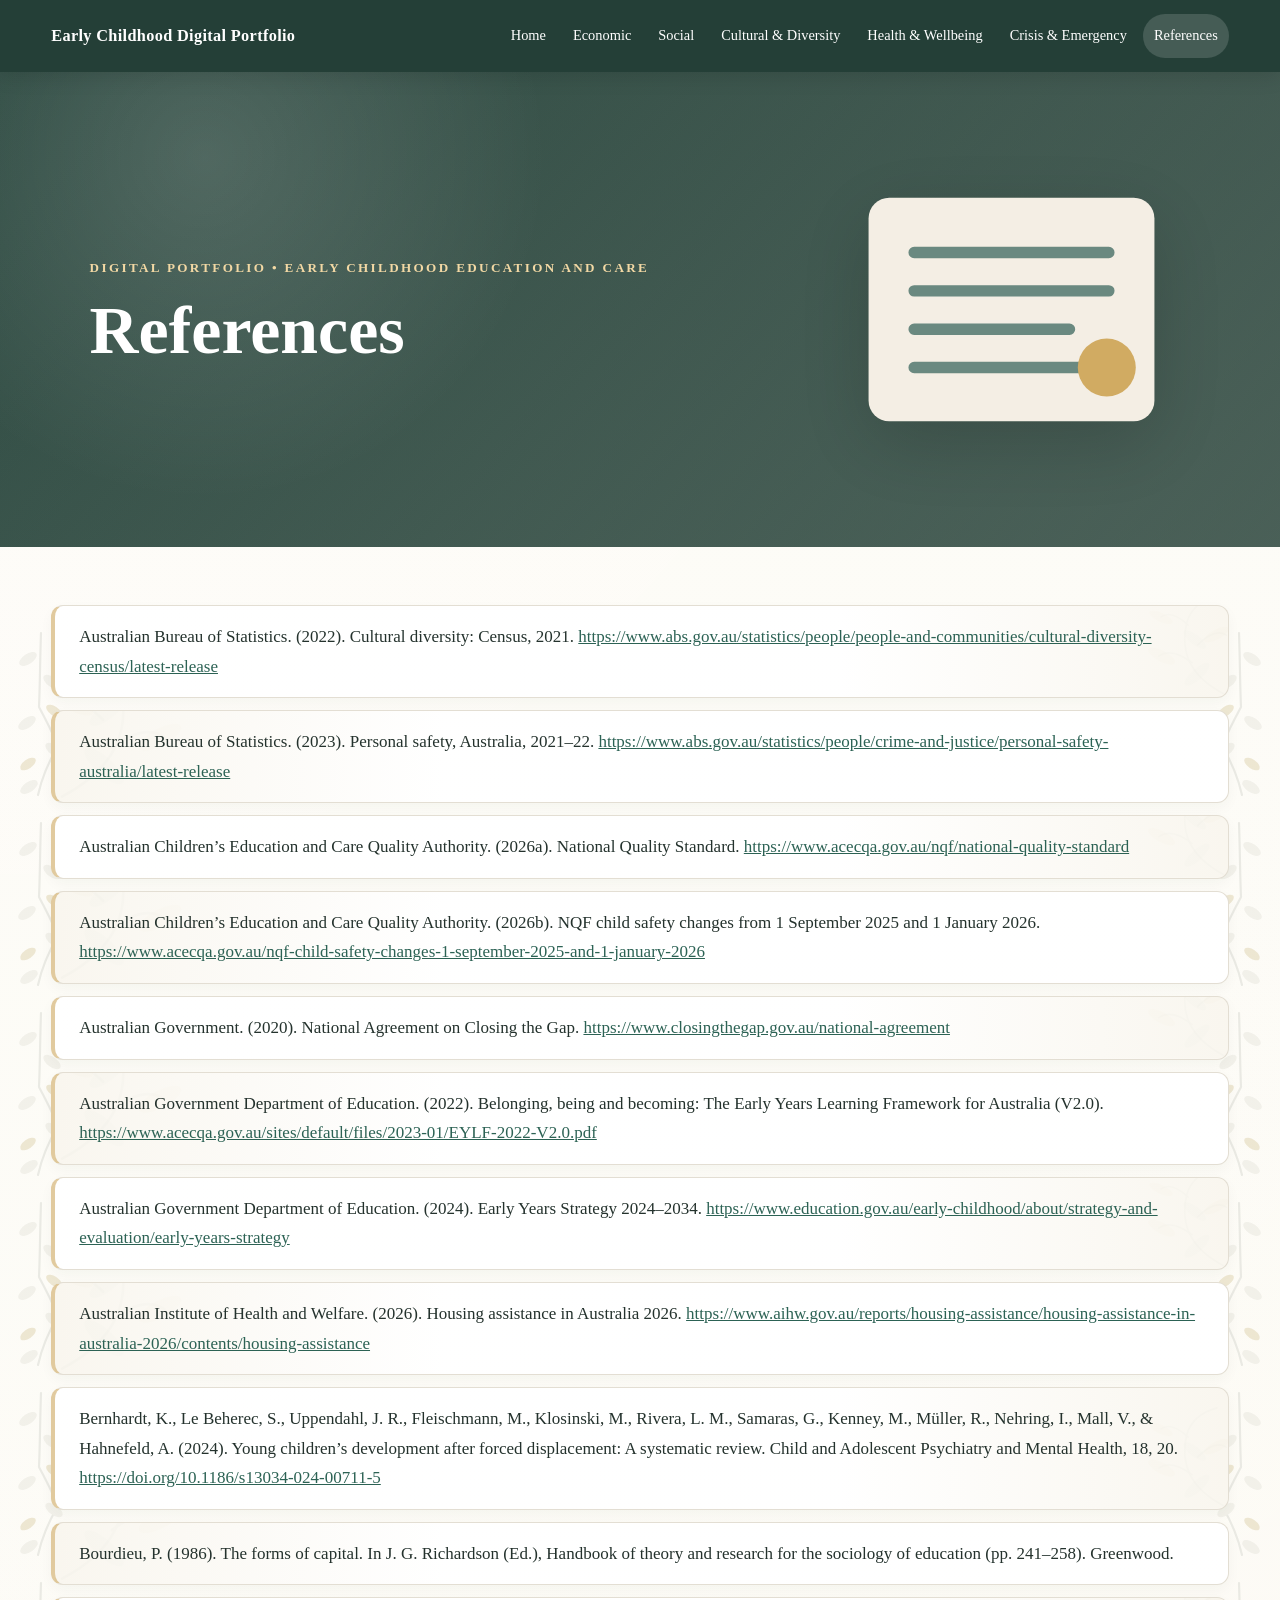
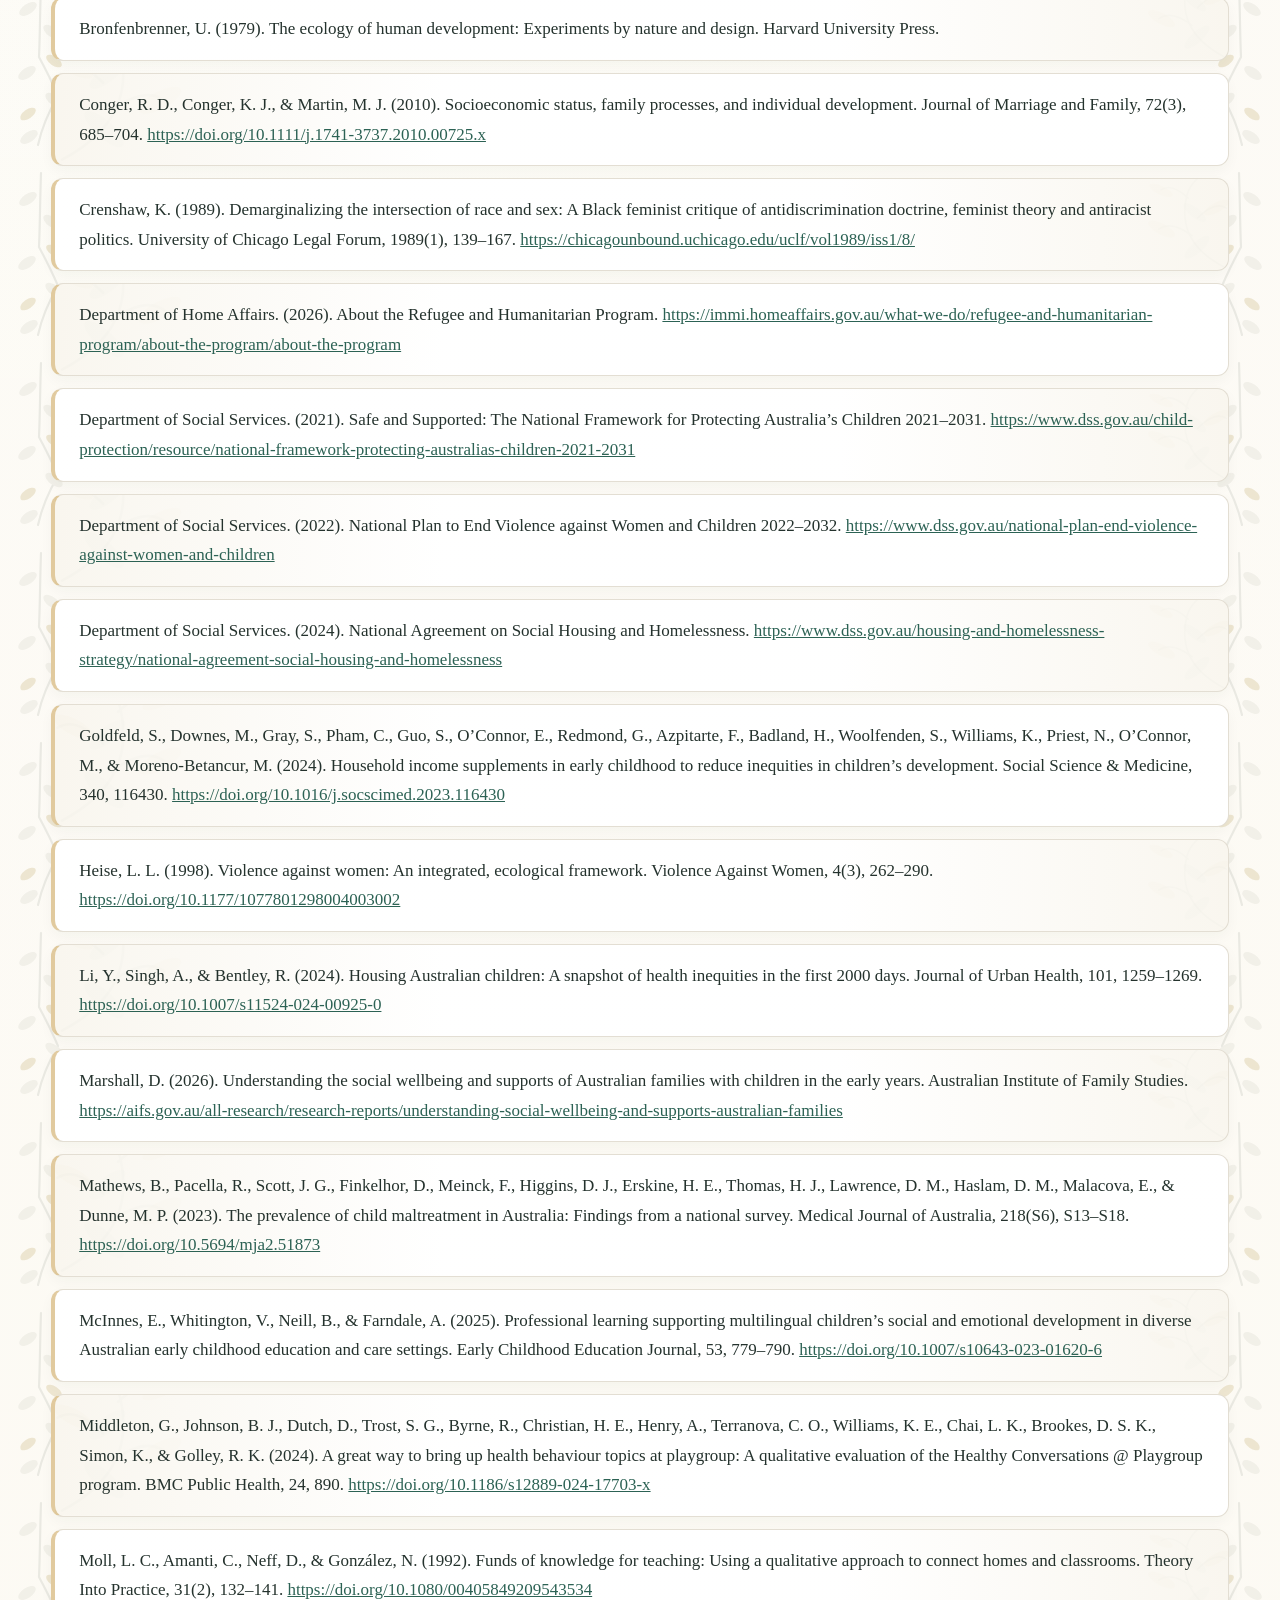
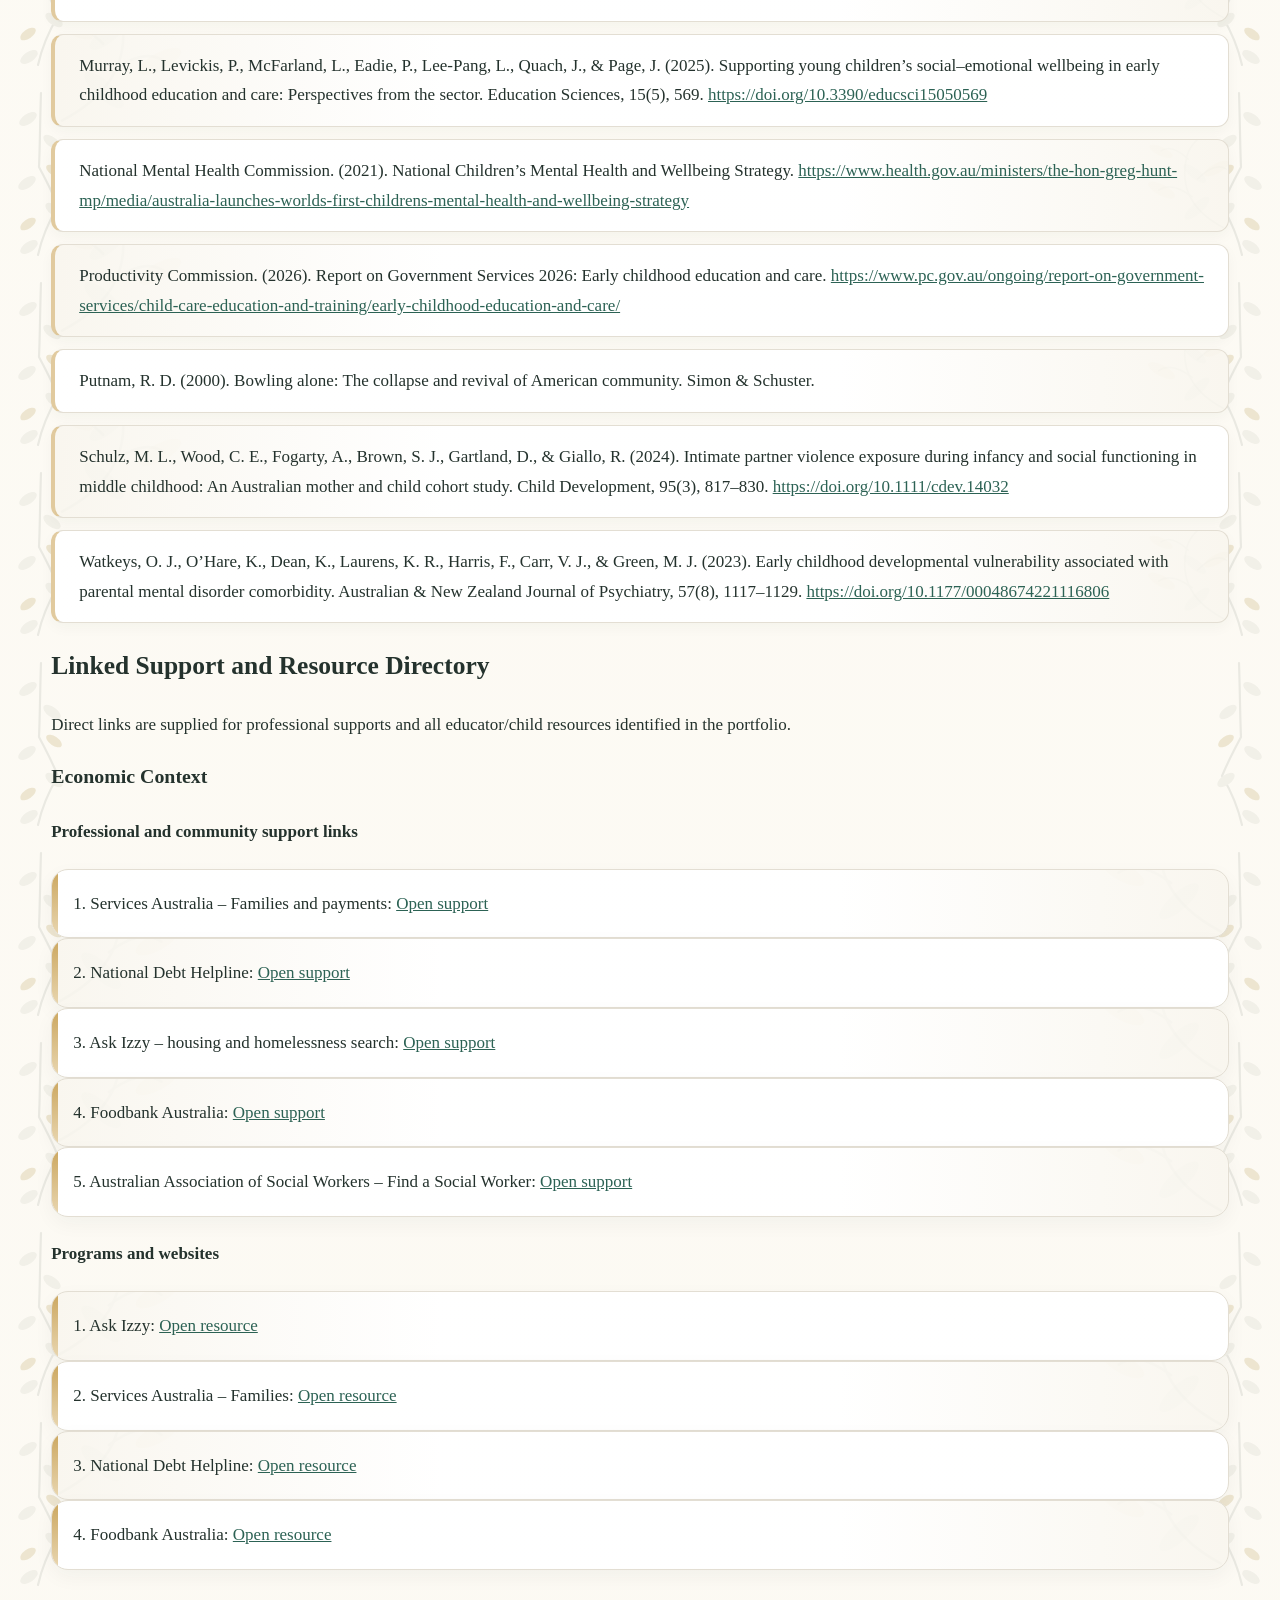
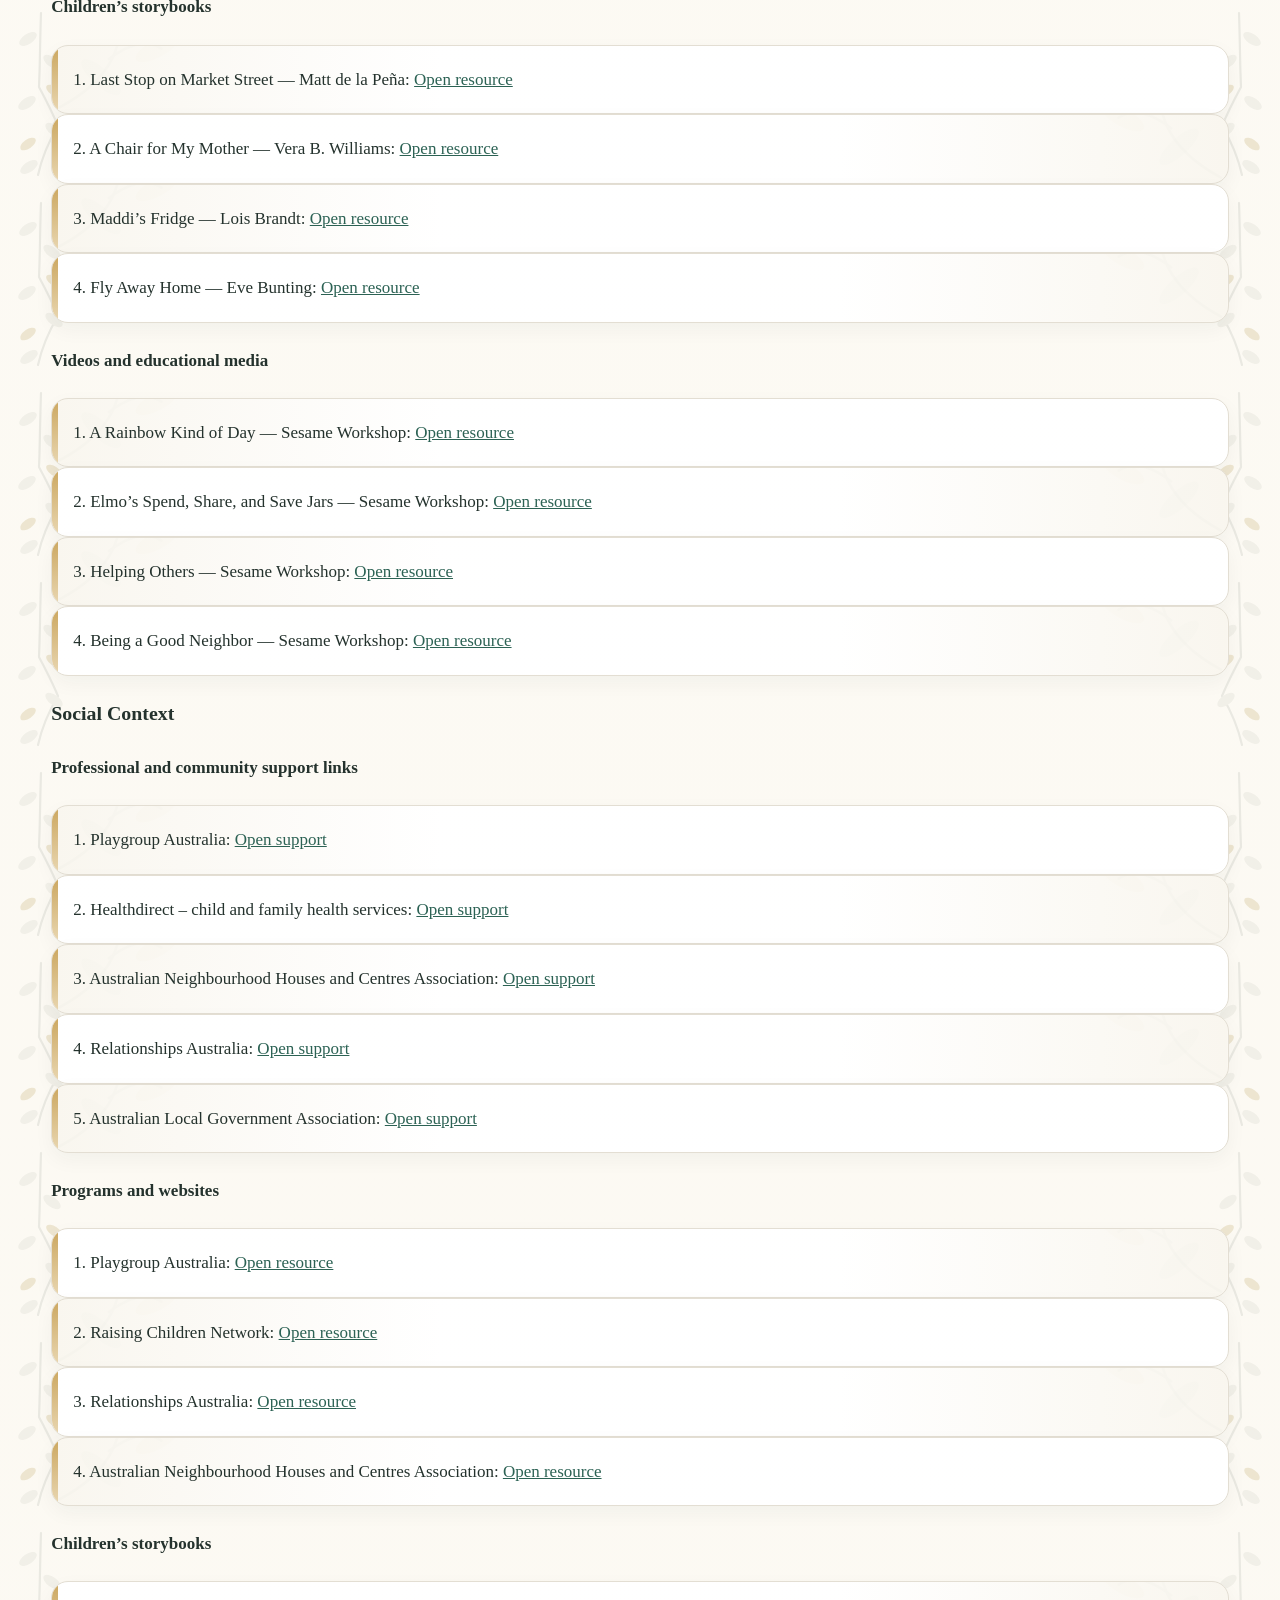
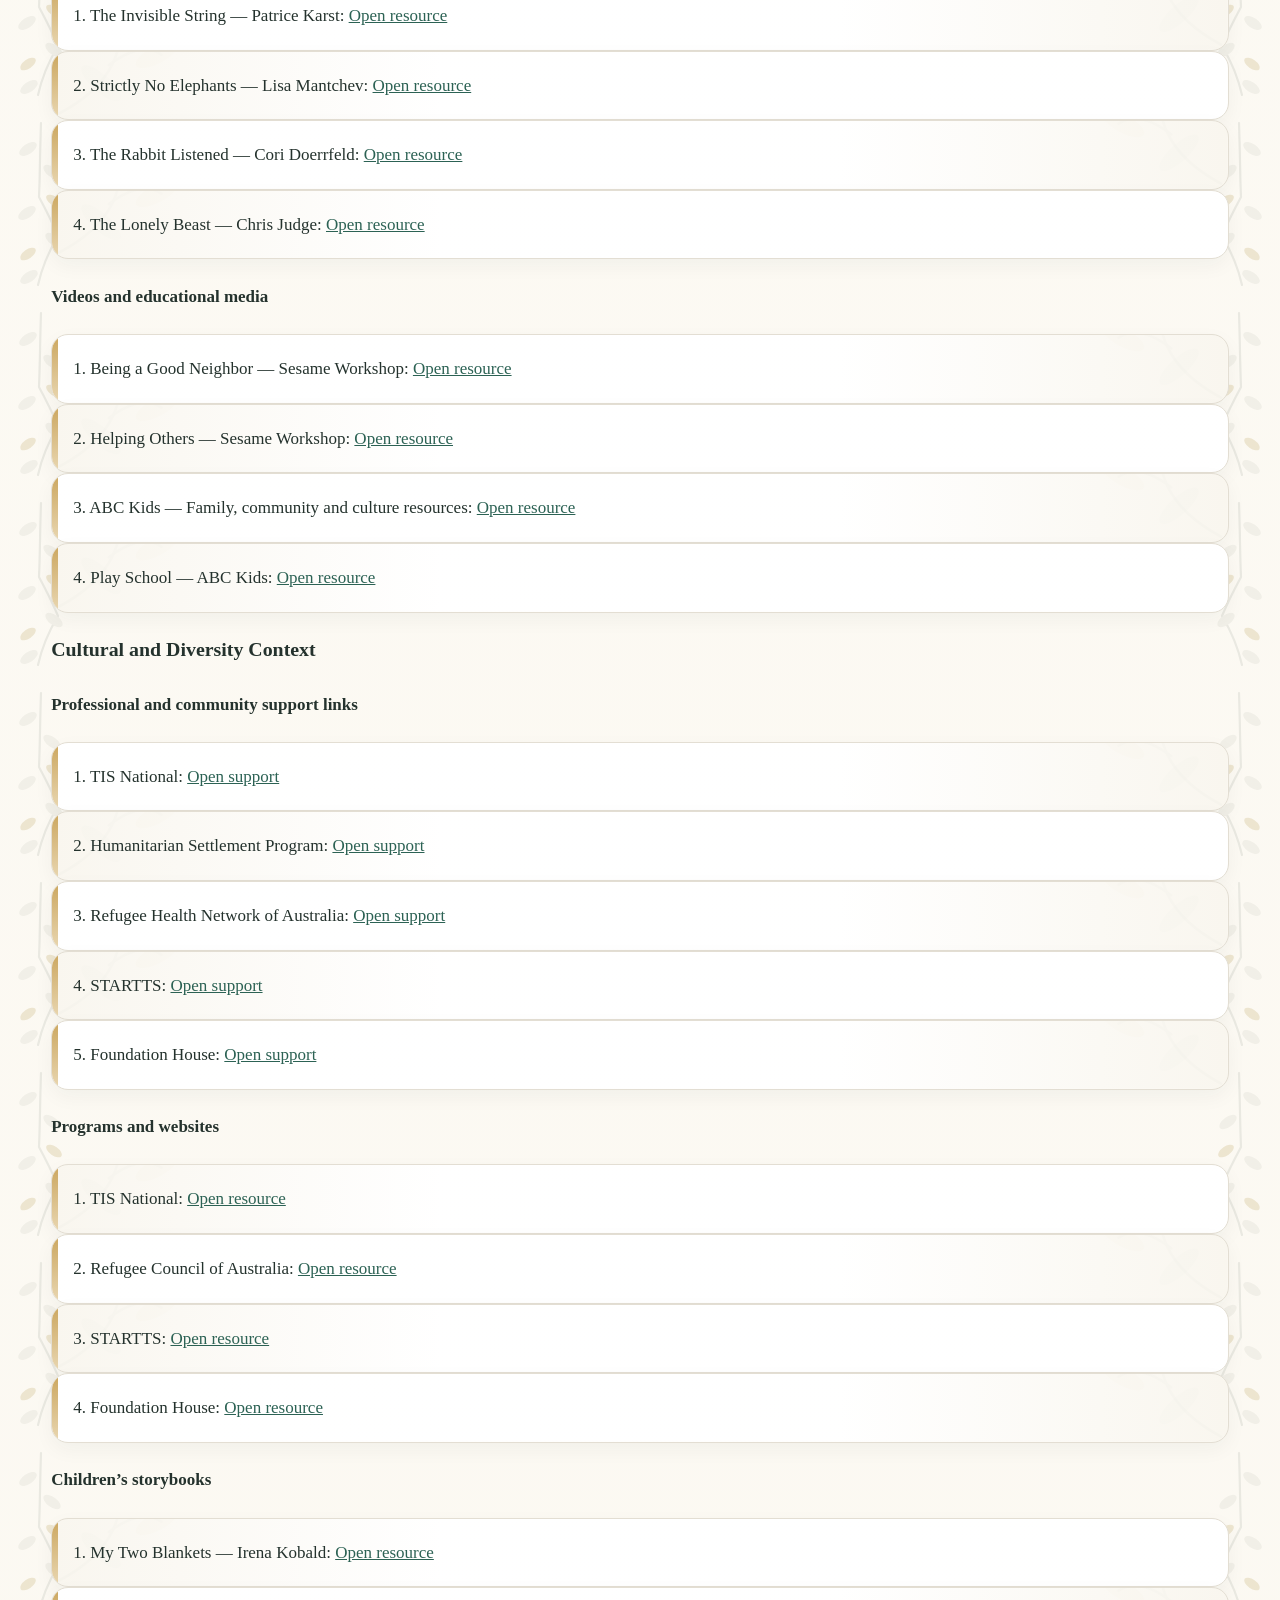
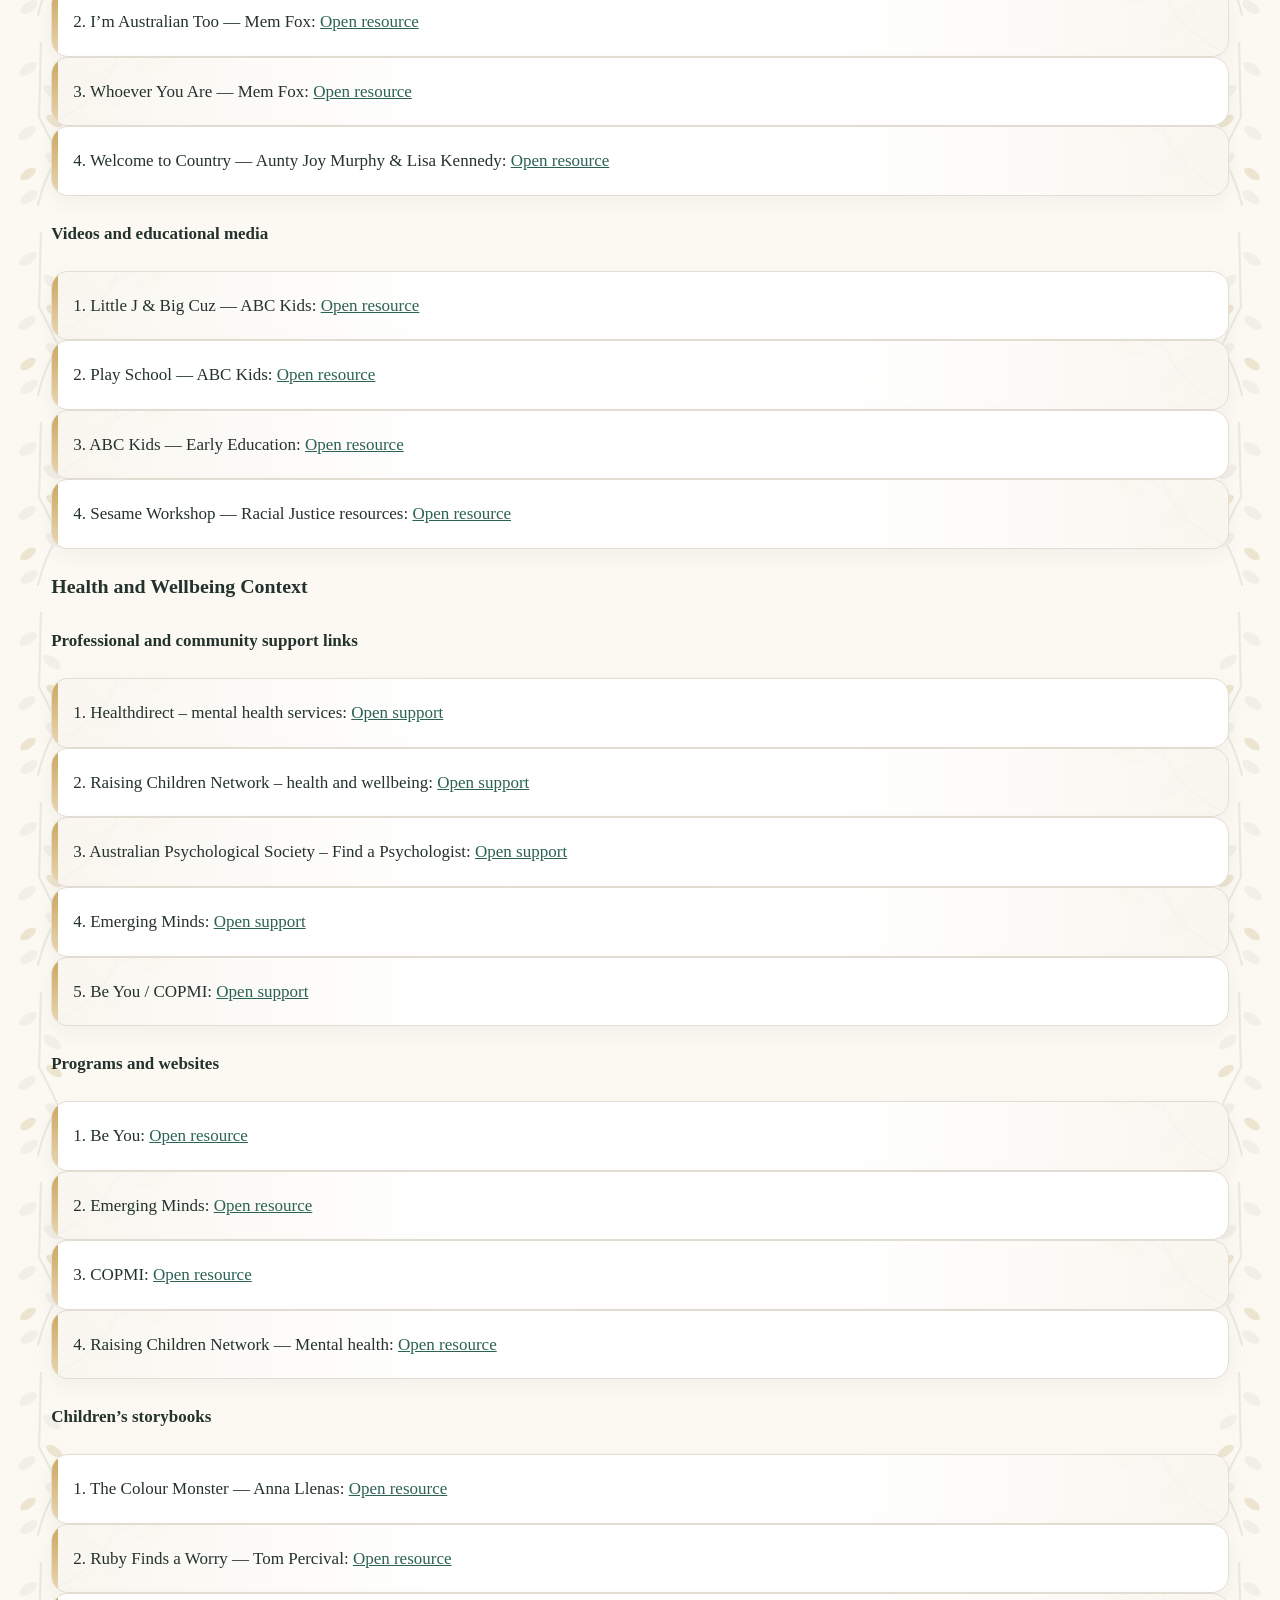
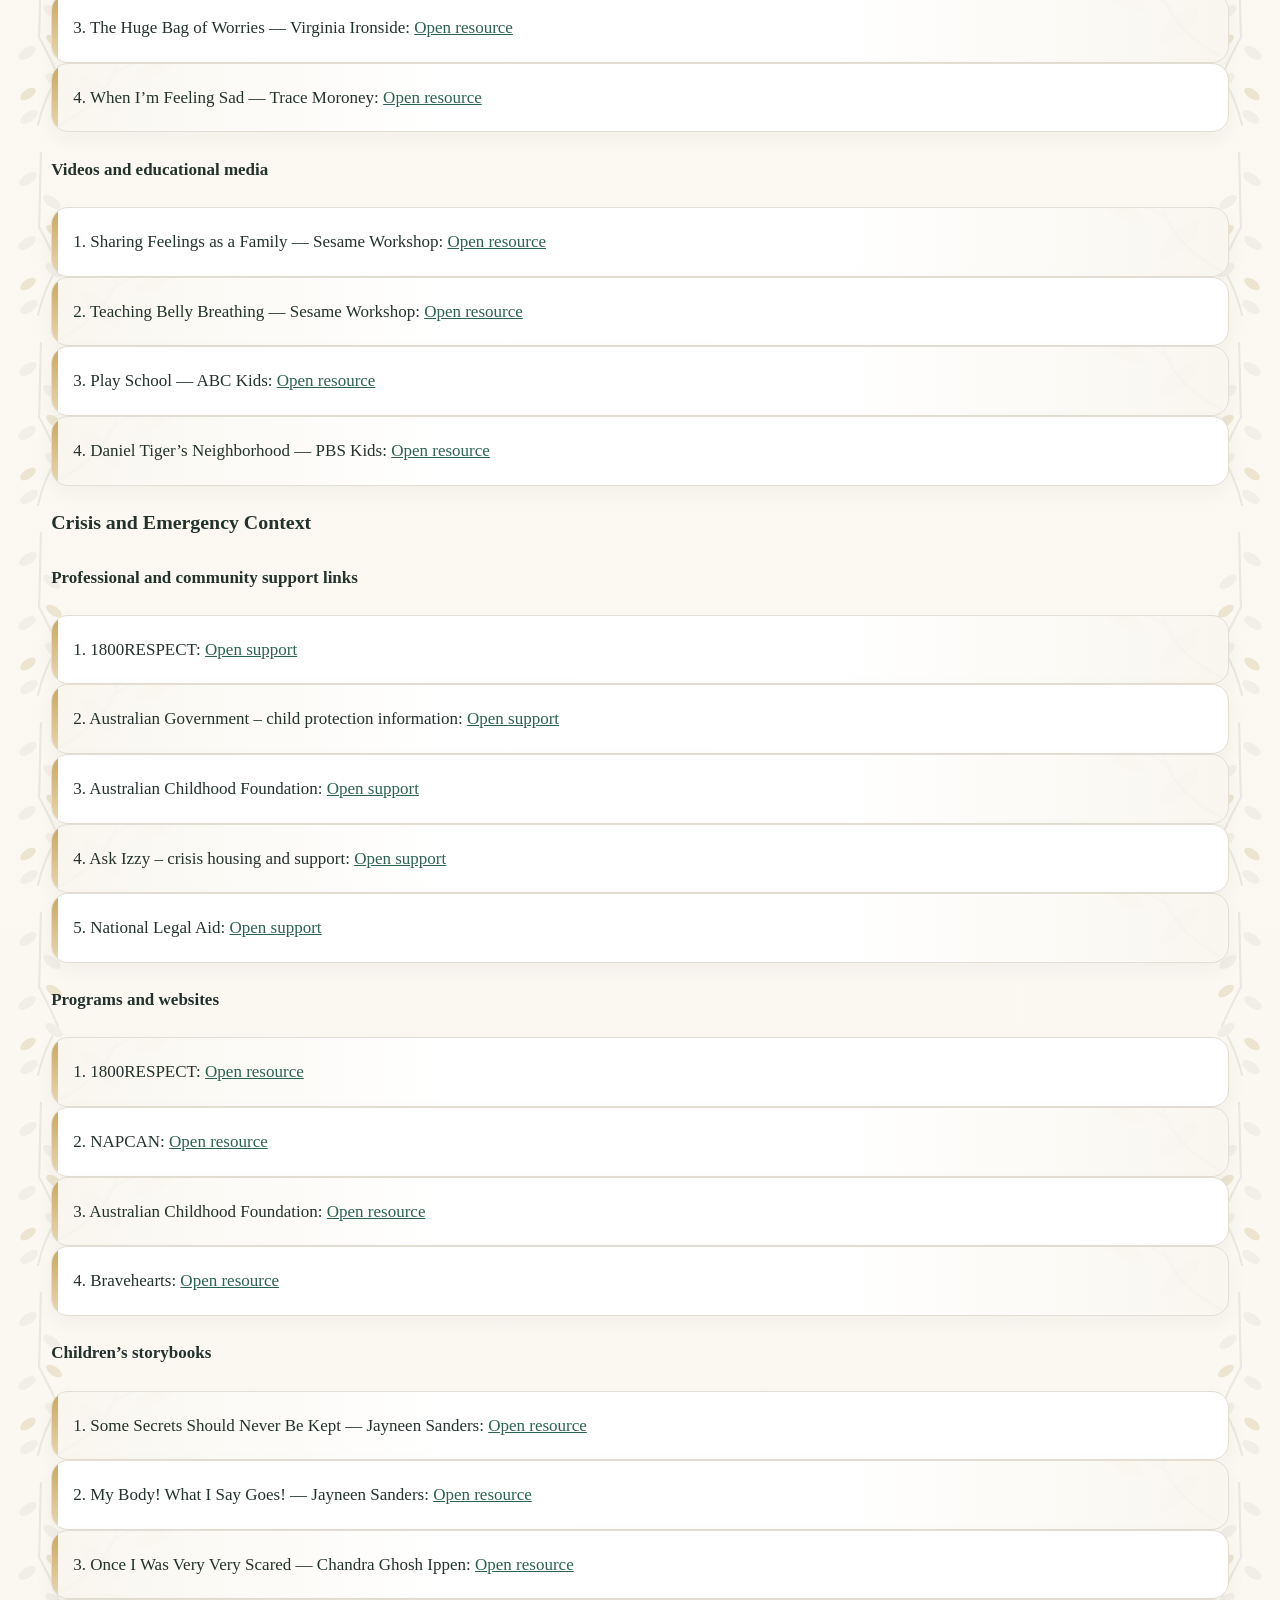
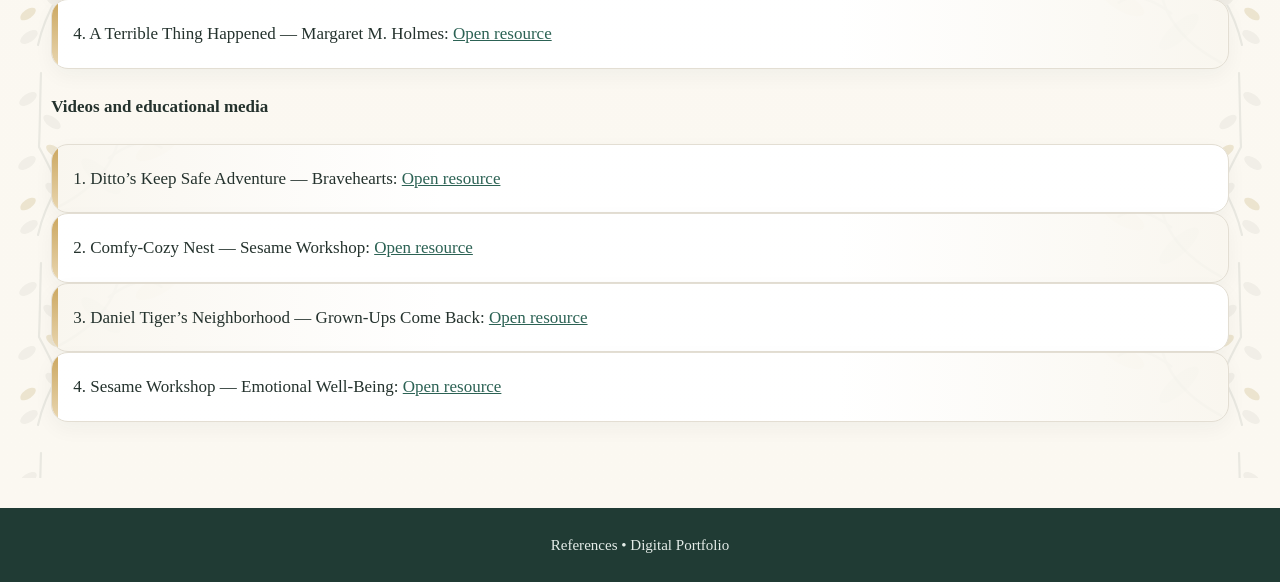
<file: references.html>
<!doctype html><html lang="en"><head><meta charset="utf-8"><meta name="viewport" content="width=device-width,initial-scale=1"><title>References | Digital Portfolio</title><link rel="stylesheet" href="styles.css?v=20260817d"></head><body><nav><div class="brand">Early Childhood Digital Portfolio</div><div class="links"><a href="index.html">Home</a><a href="economic.html">Economic</a><a href="social.html">Social</a><a href="cultural.html">Cultural &amp; Diversity</a><a href="health.html">Health &amp; Wellbeing</a><a href="crisis.html">Crisis &amp; Emergency</a><a class="active" href="references.html">References</a></div></nav><header class="context-hero tone-reference"><div class="hero-kicker">Digital Portfolio • Early Childhood Education and Care</div><h1>References</h1></header><main><article class="portfolio-page reference-page"><p>References</p><p>APA 7th edition reference list</p><p>Australian Bureau of Statistics. (2022). Cultural diversity: Census, 2021. <a href="https://www.abs.gov.au/statistics/people/people-and-communities/cultural-diversity-census/latest-release" target="_blank" rel="noopener">https://www.abs.gov.au/statistics/people/people-and-communities/cultural-diversity-census/latest-release</a></p><p>Australian Bureau of Statistics. (2023). Personal safety, Australia, 2021–22. <a href="https://www.abs.gov.au/statistics/people/crime-and-justice/personal-safety-australia/latest-release" target="_blank" rel="noopener">https://www.abs.gov.au/statistics/people/crime-and-justice/personal-safety-australia/latest-release</a></p><p>Australian Children’s Education and Care Quality Authority. (2026a). National Quality Standard. <a href="https://www.acecqa.gov.au/nqf/national-quality-standard" target="_blank" rel="noopener">https://www.acecqa.gov.au/nqf/national-quality-standard</a></p><p>Australian Children’s Education and Care Quality Authority. (2026b). NQF child safety changes from 1 September 2025 and 1 January 2026. <a href="https://www.acecqa.gov.au/nqf-child-safety-changes-1-september-2025-and-1-january-2026" target="_blank" rel="noopener">https://www.acecqa.gov.au/nqf-child-safety-changes-1-september-2025-and-1-january-2026</a></p><p>Australian Government. (2020). National Agreement on Closing the Gap. <a href="https://www.closingthegap.gov.au/national-agreement" target="_blank" rel="noopener">https://www.closingthegap.gov.au/national-agreement</a></p><p>Australian Government Department of Education. (2022). Belonging, being and becoming: The Early Years Learning Framework for Australia (V2.0). <a href="https://www.acecqa.gov.au/sites/default/files/2023-01/EYLF-2022-V2.0.pdf" target="_blank" rel="noopener">https://www.acecqa.gov.au/sites/default/files/2023-01/EYLF-2022-V2.0.pdf</a></p><p>Australian Government Department of Education. (2024). Early Years Strategy 2024–2034. <a href="https://www.education.gov.au/early-childhood/about/strategy-and-evaluation/early-years-strategy" target="_blank" rel="noopener">https://www.education.gov.au/early-childhood/about/strategy-and-evaluation/early-years-strategy</a></p><p>Australian Institute of Health and Welfare. (2026). Housing assistance in Australia 2026. <a href="https://www.aihw.gov.au/reports/housing-assistance/housing-assistance-in-australia-2026/contents/housing-assistance" target="_blank" rel="noopener">https://www.aihw.gov.au/reports/housing-assistance/housing-assistance-in-australia-2026/contents/housing-assistance</a></p><p>Bernhardt, K., Le Beherec, S., Uppendahl, J. R., Fleischmann, M., Klosinski, M., Rivera, L. M., Samaras, G., Kenney, M., Müller, R., Nehring, I., Mall, V., &amp; Hahnefeld, A. (2024). Young children’s development after forced displacement: A systematic review. Child and Adolescent Psychiatry and Mental Health, 18, 20. <a href="https://doi.org/10.1186/s13034-024-00711-5" target="_blank" rel="noopener">https://doi.org/10.1186/s13034-024-00711-5</a></p><p>Bourdieu, P. (1986). The forms of capital. In J. G. Richardson (Ed.), Handbook of theory and research for the sociology of education (pp. 241–258). Greenwood.</p><p>Bronfenbrenner, U. (1979). The ecology of human development: Experiments by nature and design. Harvard University Press.</p><p>Conger, R. D., Conger, K. J., &amp; Martin, M. J. (2010). Socioeconomic status, family processes, and individual development. Journal of Marriage and Family, 72(3), 685–704. <a href="https://doi.org/10.1111/j.1741-3737.2010.00725.x" target="_blank" rel="noopener">https://doi.org/10.1111/j.1741-3737.2010.00725.x</a></p><p>Crenshaw, K. (1989). Demarginalizing the intersection of race and sex: A Black feminist critique of antidiscrimination doctrine, feminist theory and antiracist politics. University of Chicago Legal Forum, 1989(1), 139–167. <a href="https://chicagounbound.uchicago.edu/uclf/vol1989/iss1/8/" target="_blank" rel="noopener">https://chicagounbound.uchicago.edu/uclf/vol1989/iss1/8/</a></p><p>Department of Home Affairs. (2026). About the Refugee and Humanitarian Program. <a href="https://immi.homeaffairs.gov.au/what-we-do/refugee-and-humanitarian-program/about-the-program/about-the-program" target="_blank" rel="noopener">https://immi.homeaffairs.gov.au/what-we-do/refugee-and-humanitarian-program/about-the-program/about-the-program</a></p><p>Department of Social Services. (2021). Safe and Supported: The National Framework for Protecting Australia’s Children 2021–2031. <a href="https://www.dss.gov.au/child-protection/resource/national-framework-protecting-australias-children-2021-2031" target="_blank" rel="noopener">https://www.dss.gov.au/child-protection/resource/national-framework-protecting-australias-children-2021-2031</a></p><p>Department of Social Services. (2022). National Plan to End Violence against Women and Children 2022–2032. <a href="https://www.dss.gov.au/national-plan-end-violence-against-women-and-children" target="_blank" rel="noopener">https://www.dss.gov.au/national-plan-end-violence-against-women-and-children</a></p><p>Department of Social Services. (2024). National Agreement on Social Housing and Homelessness. <a href="https://www.dss.gov.au/housing-and-homelessness-strategy/national-agreement-social-housing-and-homelessness" target="_blank" rel="noopener">https://www.dss.gov.au/housing-and-homelessness-strategy/national-agreement-social-housing-and-homelessness</a></p><p>Goldfeld, S., Downes, M., Gray, S., Pham, C., Guo, S., O’Connor, E., Redmond, G., Azpitarte, F., Badland, H., Woolfenden, S., Williams, K., Priest, N., O’Connor, M., &amp; Moreno-Betancur, M. (2024). Household income supplements in early childhood to reduce inequities in children’s development. Social Science &amp; Medicine, 340, 116430. <a href="https://doi.org/10.1016/j.socscimed.2023.116430" target="_blank" rel="noopener">https://doi.org/10.1016/j.socscimed.2023.116430</a></p><p>Heise, L. L. (1998). Violence against women: An integrated, ecological framework. Violence Against Women, 4(3), 262–290. <a href="https://doi.org/10.1177/1077801298004003002" target="_blank" rel="noopener">https://doi.org/10.1177/1077801298004003002</a></p><p>Li, Y., Singh, A., &amp; Bentley, R. (2024). Housing Australian children: A snapshot of health inequities in the first 2000 days. Journal of Urban Health, 101, 1259–1269. <a href="https://doi.org/10.1007/s11524-024-00925-0" target="_blank" rel="noopener">https://doi.org/10.1007/s11524-024-00925-0</a></p><p>Marshall, D. (2026). Understanding the social wellbeing and supports of Australian families with children in the early years. Australian Institute of Family Studies. <a href="https://aifs.gov.au/all-research/research-reports/understanding-social-wellbeing-and-supports-australian-families" target="_blank" rel="noopener">https://aifs.gov.au/all-research/research-reports/understanding-social-wellbeing-and-supports-australian-families</a></p><p>Mathews, B., Pacella, R., Scott, J. G., Finkelhor, D., Meinck, F., Higgins, D. J., Erskine, H. E., Thomas, H. J., Lawrence, D. M., Haslam, D. M., Malacova, E., &amp; Dunne, M. P. (2023). The prevalence of child maltreatment in Australia: Findings from a national survey. Medical Journal of Australia, 218(S6), S13–S18. <a href="https://doi.org/10.5694/mja2.51873" target="_blank" rel="noopener">https://doi.org/10.5694/mja2.51873</a></p><p>McInnes, E., Whitington, V., Neill, B., &amp; Farndale, A. (2025). Professional learning supporting multilingual children’s social and emotional development in diverse Australian early childhood education and care settings. Early Childhood Education Journal, 53, 779–790. <a href="https://doi.org/10.1007/s10643-023-01620-6" target="_blank" rel="noopener">https://doi.org/10.1007/s10643-023-01620-6</a></p><p>Middleton, G., Johnson, B. J., Dutch, D., Trost, S. G., Byrne, R., Christian, H. E., Henry, A., Terranova, C. O., Williams, K. E., Chai, L. K., Brookes, D. S. K., Simon, K., &amp; Golley, R. K. (2024). A great way to bring up health behaviour topics at playgroup: A qualitative evaluation of the Healthy Conversations @ Playgroup program. BMC Public Health, 24, 890. <a href="https://doi.org/10.1186/s12889-024-17703-x" target="_blank" rel="noopener">https://doi.org/10.1186/s12889-024-17703-x</a></p><p>Moll, L. C., Amanti, C., Neff, D., &amp; González, N. (1992). Funds of knowledge for teaching: Using a qualitative approach to connect homes and classrooms. Theory Into Practice, 31(2), 132–141. <a href="https://doi.org/10.1080/00405849209543534" target="_blank" rel="noopener">https://doi.org/10.1080/00405849209543534</a></p><p>Murray, L., Levickis, P., McFarland, L., Eadie, P., Lee-Pang, L., Quach, J., &amp; Page, J. (2025). Supporting young children’s social–emotional wellbeing in early childhood education and care: Perspectives from the sector. Education Sciences, 15(5), 569. <a href="https://doi.org/10.3390/educsci15050569" target="_blank" rel="noopener">https://doi.org/10.3390/educsci15050569</a></p><p>National Mental Health Commission. (2021). National Children’s Mental Health and Wellbeing Strategy. <a href="https://www.health.gov.au/ministers/the-hon-greg-hunt-mp/media/australia-launches-worlds-first-childrens-mental-health-and-wellbeing-strategy" target="_blank" rel="noopener">https://www.health.gov.au/ministers/the-hon-greg-hunt-mp/media/australia-launches-worlds-first-childrens-mental-health-and-wellbeing-strategy</a></p><p>Productivity Commission. (2026). Report on Government Services 2026: Early childhood education and care. <a href="https://www.pc.gov.au/ongoing/report-on-government-services/child-care-education-and-training/early-childhood-education-and-care/" target="_blank" rel="noopener">https://www.pc.gov.au/ongoing/report-on-government-services/child-care-education-and-training/early-childhood-education-and-care/</a></p><p>Putnam, R. D. (2000). Bowling alone: The collapse and revival of American community. Simon &amp; Schuster.</p><p>Schulz, M. L., Wood, C. E., Fogarty, A., Brown, S. J., Gartland, D., &amp; Giallo, R. (2024). Intimate partner violence exposure during infancy and social functioning in middle childhood: An Australian mother and child cohort study. Child Development, 95(3), 817–830. <a href="https://doi.org/10.1111/cdev.14032" target="_blank" rel="noopener">https://doi.org/10.1111/cdev.14032</a></p><p>Watkeys, O. J., O’Hare, K., Dean, K., Laurens, K. R., Harris, F., Carr, V. J., &amp; Green, M. J. (2023). Early childhood developmental vulnerability associated with parental mental disorder comorbidity. Australian &amp; New Zealand Journal of Psychiatry, 57(8), 1117–1129. <a href="https://doi.org/10.1177/00048674221116806" target="_blank" rel="noopener">https://doi.org/10.1177/00048674221116806</a></p><section class="directory"><h2>Linked Support and Resource Directory</h2><p>Direct links are supplied for professional supports and all educator/child resources identified in the portfolio.</p><h3 class="directory-context">Economic Context</h3><h4>Professional and community support links</h4><div class="source-item">1. Services Australia – Families and payments: <a href="https://www.servicesaustralia.gov.au/families" target="_blank">Open support</a></div><div class="source-item">2. National Debt Helpline: <a href="https://ndh.org.au/" target="_blank">Open support</a></div><div class="source-item">3. Ask Izzy – housing and homelessness search: <a href="https://askizzy.org.au/" target="_blank">Open support</a></div><div class="source-item">4. Foodbank Australia: <a href="https://www.foodbank.org.au/" target="_blank">Open support</a></div><div class="source-item">5. Australian Association of Social Workers – Find a Social Worker: <a href="https://www.aasw.asn.au/find-a-social-worker/" target="_blank">Open support</a></div><h4>Programs and websites</h4><div class="source-item">1. Ask Izzy: <a href="https://askizzy.org.au/" target="_blank">Open resource</a></div><div class="source-item">2. Services Australia – Families: <a href="https://www.servicesaustralia.gov.au/families" target="_blank">Open resource</a></div><div class="source-item">3. National Debt Helpline: <a href="https://ndh.org.au/" target="_blank">Open resource</a></div><div class="source-item">4. Foodbank Australia: <a href="https://www.foodbank.org.au/" target="_blank">Open resource</a></div><h4>Children’s storybooks</h4><div class="source-item">1. Last Stop on Market Street — Matt de la Peña: <a href="https://books.google.com/books?q=Last+Stop+on+Market+Street+Matt+de+la+Pe%C3%B1a" target="_blank">Open resource</a></div><div class="source-item">2. A Chair for My Mother — Vera B. Williams: <a href="https://books.google.com/books?q=A+Chair+for+My+Mother+Vera+B.+Williams" target="_blank">Open resource</a></div><div class="source-item">3. Maddi’s Fridge — Lois Brandt: <a href="https://books.google.com/books?q=Maddi%27s+Fridge+Lois+Brandt" target="_blank">Open resource</a></div><div class="source-item">4. Fly Away Home — Eve Bunting: <a href="https://books.google.com/books?q=Fly+Away+Home+Eve+Bunting" target="_blank">Open resource</a></div><h4>Videos and educational media</h4><div class="source-item">1. A Rainbow Kind of Day — Sesame Workshop: <a href="https://sesameworkshop.org/resources/a-rainbow-kind-of-day/" target="_blank">Open resource</a></div><div class="source-item">2. Elmo’s Spend, Share, and Save Jars — Sesame Workshop: <a href="https://sesameworkshop.org/resources/elmos-spend-share-and-save-jars/" target="_blank">Open resource</a></div><div class="source-item">3. Helping Others — Sesame Workshop: <a href="https://sesameworkshop.org/resources/helping-others/" target="_blank">Open resource</a></div><div class="source-item">4. Being a Good Neighbor — Sesame Workshop: <a href="https://sesameworkshop.org/resources/being-a-good-neighbor/" target="_blank">Open resource</a></div><h3 class="directory-context">Social Context</h3><h4>Professional and community support links</h4><div class="source-item">1. Playgroup Australia: <a href="https://playgroupaustralia.org.au/" target="_blank">Open support</a></div><div class="source-item">2. Healthdirect – child and family health services: <a href="https://www.healthdirect.gov.au/child-health" target="_blank">Open support</a></div><div class="source-item">3. Australian Neighbourhood Houses and Centres Association: <a href="https://anhca.org/" target="_blank">Open support</a></div><div class="source-item">4. Relationships Australia: <a href="https://relationships.org.au/" target="_blank">Open support</a></div><div class="source-item">5. Australian Local Government Association: <a href="https://alga.com.au/" target="_blank">Open support</a></div><h4>Programs and websites</h4><div class="source-item">1. Playgroup Australia: <a href="https://playgroupaustralia.org.au/" target="_blank">Open resource</a></div><div class="source-item">2. Raising Children Network: <a href="https://raisingchildren.net.au/" target="_blank">Open resource</a></div><div class="source-item">3. Relationships Australia: <a href="https://relationships.org.au/" target="_blank">Open resource</a></div><div class="source-item">4. Australian Neighbourhood Houses and Centres Association: <a href="https://anhca.org/" target="_blank">Open resource</a></div><h4>Children’s storybooks</h4><div class="source-item">1. The Invisible String — Patrice Karst: <a href="https://books.google.com/books?q=The+Invisible+String+Patrice+Karst" target="_blank">Open resource</a></div><div class="source-item">2. Strictly No Elephants — Lisa Mantchev: <a href="https://books.google.com/books?q=Strictly+No+Elephants+Lisa+Mantchev" target="_blank">Open resource</a></div><div class="source-item">3. The Rabbit Listened — Cori Doerrfeld: <a href="https://books.google.com/books?q=The+Rabbit+Listened+Cori+Doerrfeld" target="_blank">Open resource</a></div><div class="source-item">4. The Lonely Beast — Chris Judge: <a href="https://books.google.com/books?q=The+Lonely+Beast+Chris+Judge" target="_blank">Open resource</a></div><h4>Videos and educational media</h4><div class="source-item">1. Being a Good Neighbor — Sesame Workshop: <a href="https://sesameworkshop.org/resources/being-a-good-neighbor/" target="_blank">Open resource</a></div><div class="source-item">2. Helping Others — Sesame Workshop: <a href="https://sesameworkshop.org/resources/helping-others/" target="_blank">Open resource</a></div><div class="source-item">3. ABC Kids — Family, community and culture resources: <a href="https://www.abc.net.au/abckids/early-education" target="_blank">Open resource</a></div><div class="source-item">4. Play School — ABC Kids: <a href="https://www.abc.net.au/abckids/programs/play-school" target="_blank">Open resource</a></div><h3 class="directory-context">Cultural and Diversity Context</h3><h4>Professional and community support links</h4><div class="source-item">1. TIS National: <a href="https://www.tisnational.gov.au/" target="_blank">Open support</a></div><div class="source-item">2. Humanitarian Settlement Program: <a href="https://immi.homeaffairs.gov.au/settling-in-australia/humanitarian-settlement-program" target="_blank">Open support</a></div><div class="source-item">3. Refugee Health Network of Australia: <a href="https://refugeehealthaustralia.org/" target="_blank">Open support</a></div><div class="source-item">4. STARTTS: <a href="https://www.startts.org.au/" target="_blank">Open support</a></div><div class="source-item">5. Foundation House: <a href="https://foundationhouse.org.au/" target="_blank">Open support</a></div><h4>Programs and websites</h4><div class="source-item">1. TIS National: <a href="https://www.tisnational.gov.au/" target="_blank">Open resource</a></div><div class="source-item">2. Refugee Council of Australia: <a href="https://www.refugeecouncil.org.au/" target="_blank">Open resource</a></div><div class="source-item">3. STARTTS: <a href="https://www.startts.org.au/" target="_blank">Open resource</a></div><div class="source-item">4. Foundation House: <a href="https://foundationhouse.org.au/" target="_blank">Open resource</a></div><h4>Children’s storybooks</h4><div class="source-item">1. My Two Blankets — Irena Kobald: <a href="https://books.google.com/books?q=My+Two+Blankets+Irena+Kobald" target="_blank">Open resource</a></div><div class="source-item">2. I’m Australian Too — Mem Fox: <a href="https://books.google.com/books?q=I%27m+Australian+Too+Mem+Fox" target="_blank">Open resource</a></div><div class="source-item">3. Whoever You Are — Mem Fox: <a href="https://books.google.com/books?q=Whoever+You+Are+Mem+Fox" target="_blank">Open resource</a></div><div class="source-item">4. Welcome to Country — Aunty Joy Murphy &amp; Lisa Kennedy: <a href="https://books.google.com/books?q=Welcome+to+Country+Aunty+Joy+Murphy+Lisa+Kennedy" target="_blank">Open resource</a></div><h4>Videos and educational media</h4><div class="source-item">1. Little J &amp; Big Cuz — ABC Kids: <a href="https://www.abc.net.au/abckids/shows/little-j-and-big-cuz" target="_blank">Open resource</a></div><div class="source-item">2. Play School — ABC Kids: <a href="https://www.abc.net.au/abckids/programs/play-school" target="_blank">Open resource</a></div><div class="source-item">3. ABC Kids — Early Education: <a href="https://www.abc.net.au/abckids/early-education" target="_blank">Open resource</a></div><div class="source-item">4. Sesame Workshop — Racial Justice resources: <a href="https://sesameworkshop.org/topics/racial-justice/" target="_blank">Open resource</a></div><h3 class="directory-context">Health and Wellbeing Context</h3><h4>Professional and community support links</h4><div class="source-item">1. Healthdirect – mental health services: <a href="https://www.healthdirect.gov.au/mental-health-services" target="_blank">Open support</a></div><div class="source-item">2. Raising Children Network – health and wellbeing: <a href="https://raisingchildren.net.au/" target="_blank">Open support</a></div><div class="source-item">3. Australian Psychological Society – Find a Psychologist: <a href="https://psychology.org.au/find-a-psychologist" target="_blank">Open support</a></div><div class="source-item">4. Emerging Minds: <a href="https://emergingminds.com.au/" target="_blank">Open support</a></div><div class="source-item">5. Be You / COPMI: <a href="https://beyou.edu.au/" target="_blank">Open support</a></div><h4>Programs and websites</h4><div class="source-item">1. Be You: <a href="https://beyou.edu.au/" target="_blank">Open resource</a></div><div class="source-item">2. Emerging Minds: <a href="https://emergingminds.com.au/" target="_blank">Open resource</a></div><div class="source-item">3. COPMI: <a href="https://www.copmi.net.au/" target="_blank">Open resource</a></div><div class="source-item">4. Raising Children Network — Mental health: <a href="https://raisingchildren.net.au/preschoolers/health-daily-care/mental-health" target="_blank">Open resource</a></div><h4>Children’s storybooks</h4><div class="source-item">1. The Colour Monster — Anna Llenas: <a href="https://books.google.com/books?q=The+Colour+Monster+Anna+Llenas" target="_blank">Open resource</a></div><div class="source-item">2. Ruby Finds a Worry — Tom Percival: <a href="https://books.google.com/books?q=Ruby+Finds+a+Worry+Tom+Percival" target="_blank">Open resource</a></div><div class="source-item">3. The Huge Bag of Worries — Virginia Ironside: <a href="https://books.google.com/books?q=The+Huge+Bag+of+Worries+Virginia+Ironside" target="_blank">Open resource</a></div><div class="source-item">4. When I’m Feeling Sad — Trace Moroney: <a href="https://books.google.com/books?q=When+I%27m+Feeling+Sad+Trace+Moroney" target="_blank">Open resource</a></div><h4>Videos and educational media</h4><div class="source-item">1. Sharing Feelings as a Family — Sesame Workshop: <a href="https://sesameworkshop.org/resources/sharing-feelings-family/" target="_blank">Open resource</a></div><div class="source-item">2. Teaching Belly Breathing — Sesame Workshop: <a href="https://sesameworkshop.org/resources/teaching-belly-breathing/" target="_blank">Open resource</a></div><div class="source-item">3. Play School — ABC Kids: <a href="https://www.abc.net.au/abckids/programs/play-school" target="_blank">Open resource</a></div><div class="source-item">4. Daniel Tiger’s Neighborhood — PBS Kids: <a href="https://pbskids.org/daniel/" target="_blank">Open resource</a></div><h3 class="directory-context">Crisis and Emergency Context</h3><h4>Professional and community support links</h4><div class="source-item">1. 1800RESPECT: <a href="https://www.1800respect.org.au/" target="_blank">Open support</a></div><div class="source-item">2. Australian Government – child protection information: <a href="https://www.dss.gov.au/child-protection" target="_blank">Open support</a></div><div class="source-item">3. Australian Childhood Foundation: <a href="https://www.childhood.org.au/" target="_blank">Open support</a></div><div class="source-item">4. Ask Izzy – crisis housing and support: <a href="https://askizzy.org.au/" target="_blank">Open support</a></div><div class="source-item">5. National Legal Aid: <a href="https://nationallegalaid.org/" target="_blank">Open support</a></div><h4>Programs and websites</h4><div class="source-item">1. 1800RESPECT: <a href="https://www.1800respect.org.au/" target="_blank">Open resource</a></div><div class="source-item">2. NAPCAN: <a href="https://www.napcan.org.au/" target="_blank">Open resource</a></div><div class="source-item">3. Australian Childhood Foundation: <a href="https://www.childhood.org.au/" target="_blank">Open resource</a></div><div class="source-item">4. Bravehearts: <a href="https://bravehearts.org.au/" target="_blank">Open resource</a></div><h4>Children’s storybooks</h4><div class="source-item">1. Some Secrets Should Never Be Kept — Jayneen Sanders: <a href="https://books.google.com/books?q=Some+Secrets+Should+Never+Be+Kept+Jayneen+Sanders" target="_blank">Open resource</a></div><div class="source-item">2. My Body! What I Say Goes! — Jayneen Sanders: <a href="https://books.google.com/books?q=My+Body+What+I+Say+Goes+Jayneen+Sanders" target="_blank">Open resource</a></div><div class="source-item">3. Once I Was Very Very Scared — Chandra Ghosh Ippen: <a href="https://books.google.com/books?q=Once+I+Was+Very+Very+Scared+Chandra+Ghosh+Ippen" target="_blank">Open resource</a></div><div class="source-item">4. A Terrible Thing Happened — Margaret M. Holmes: <a href="https://books.google.com/books?q=A+Terrible+Thing+Happened+Margaret+M+Holmes" target="_blank">Open resource</a></div><h4>Videos and educational media</h4><div class="source-item">1. Ditto’s Keep Safe Adventure — Bravehearts: <a href="https://bravehearts.org.au/education-and-training/ditto-keep-safe-adventure-program/" target="_blank">Open resource</a></div><div class="source-item">2. Comfy-Cozy Nest — Sesame Workshop: <a href="https://sesameworkshop.org/resources/comfy-cozy-nest-video/" target="_blank">Open resource</a></div><div class="source-item">3. Daniel Tiger’s Neighborhood — Grown-Ups Come Back: <a href="https://pbskids.org/daniel/" target="_blank">Open resource</a></div><div class="source-item">4. Sesame Workshop — Emotional Well-Being: <a href="https://sesameworkshop.org/topics/mentalhealth/" target="_blank">Open resource</a></div></section></article></main><footer>References • Digital Portfolio</footer></body></html>
</file>
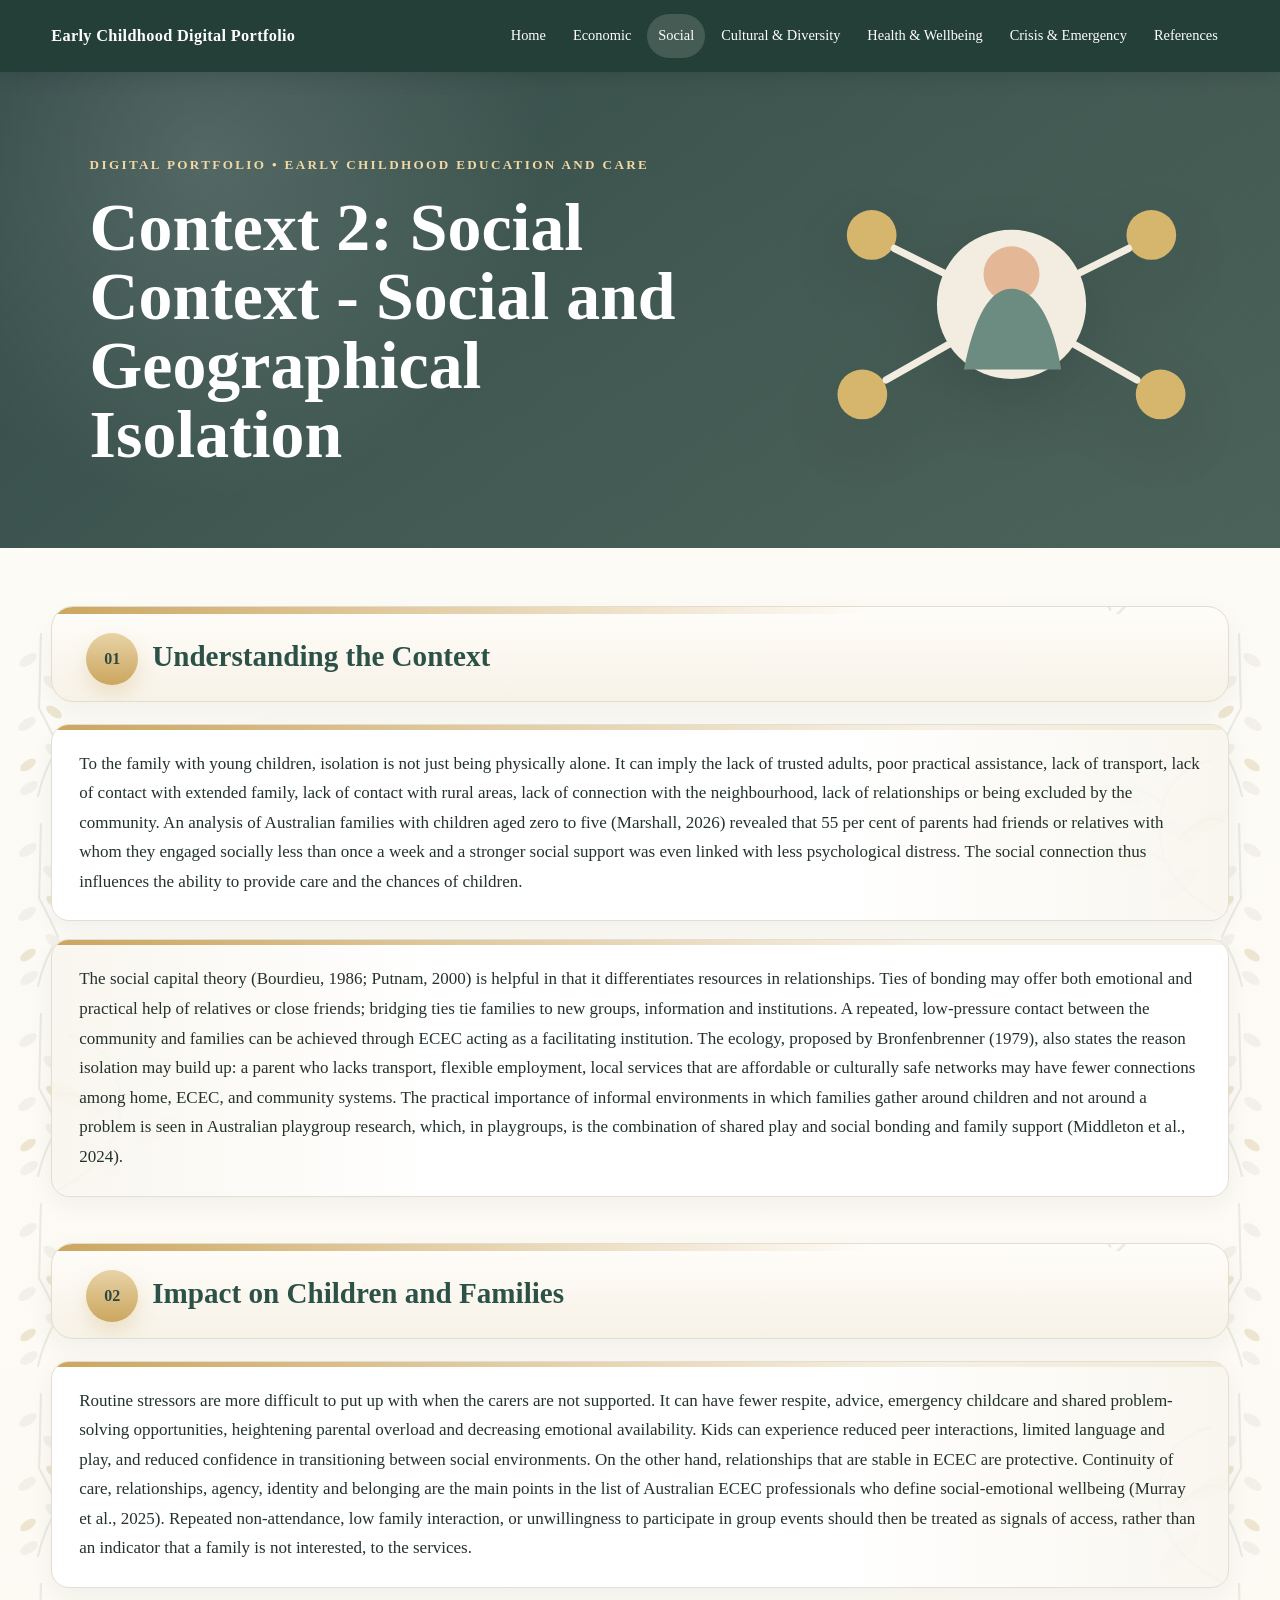
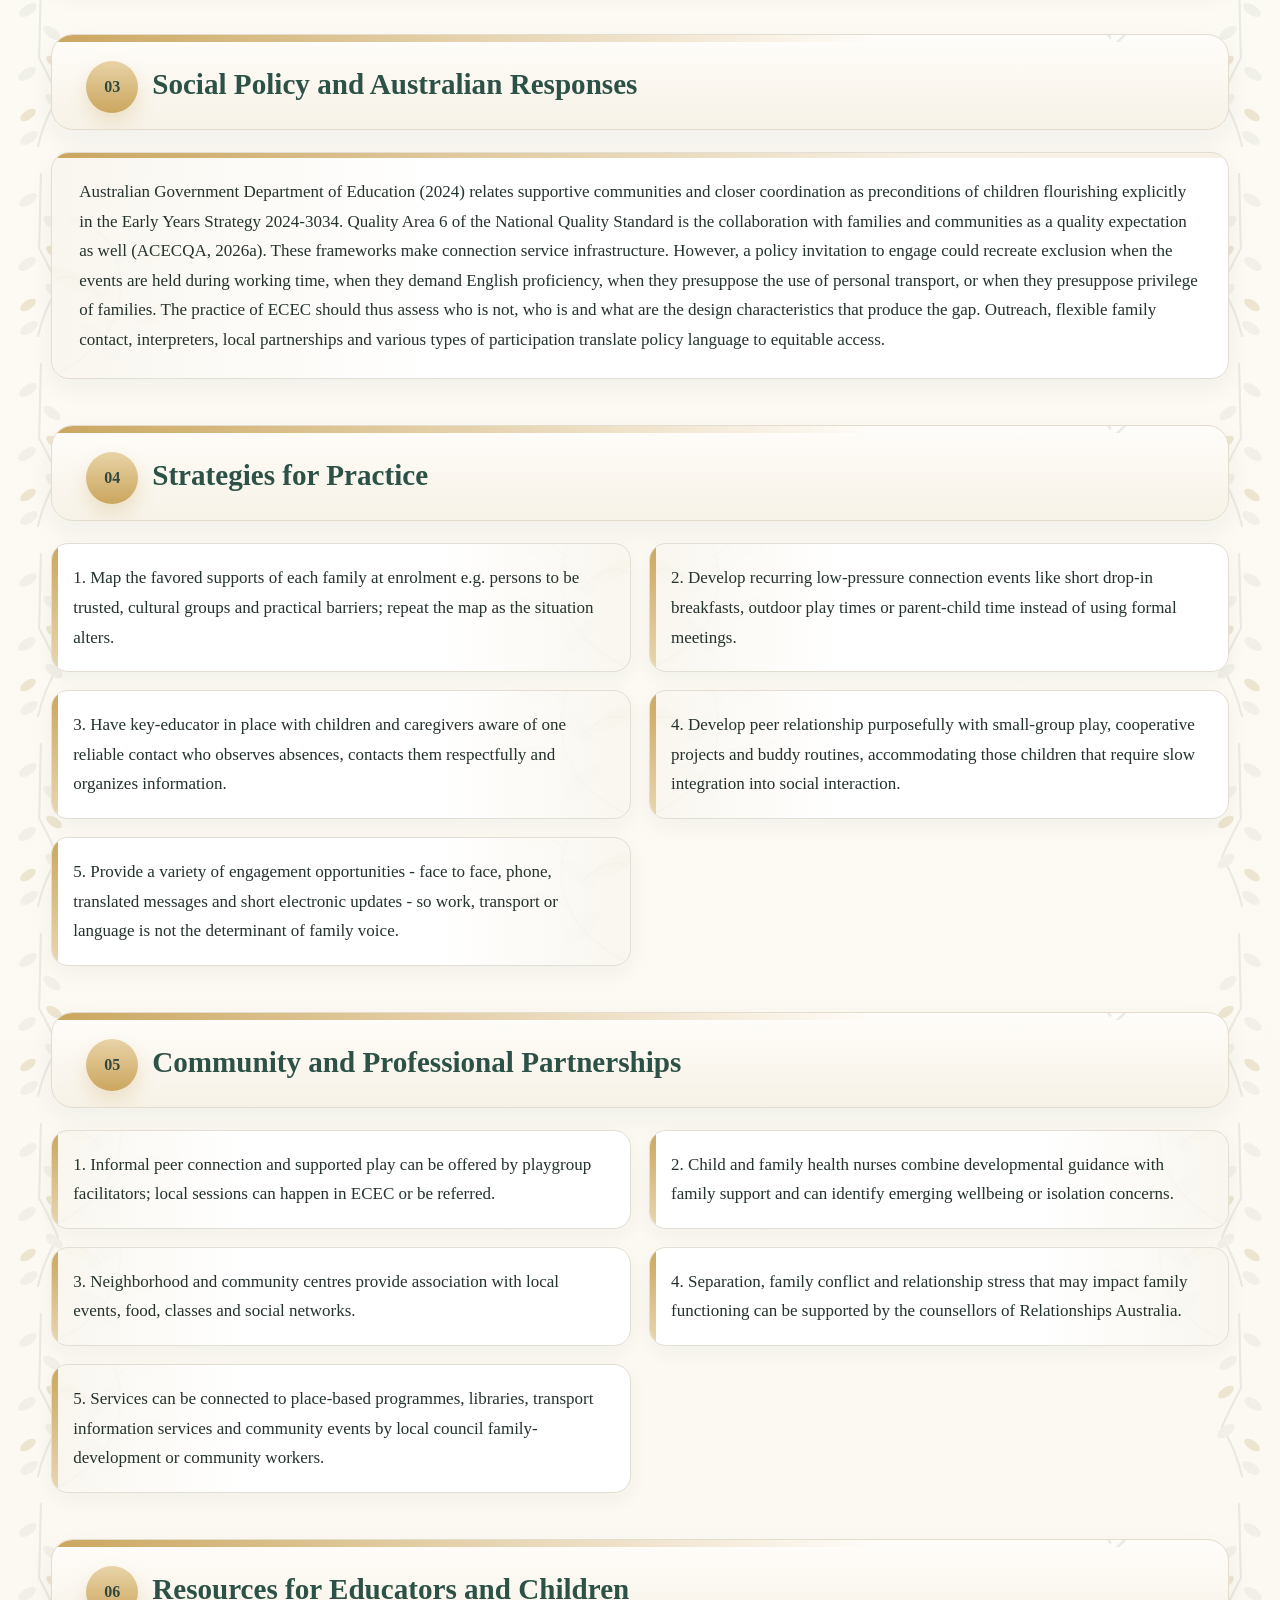
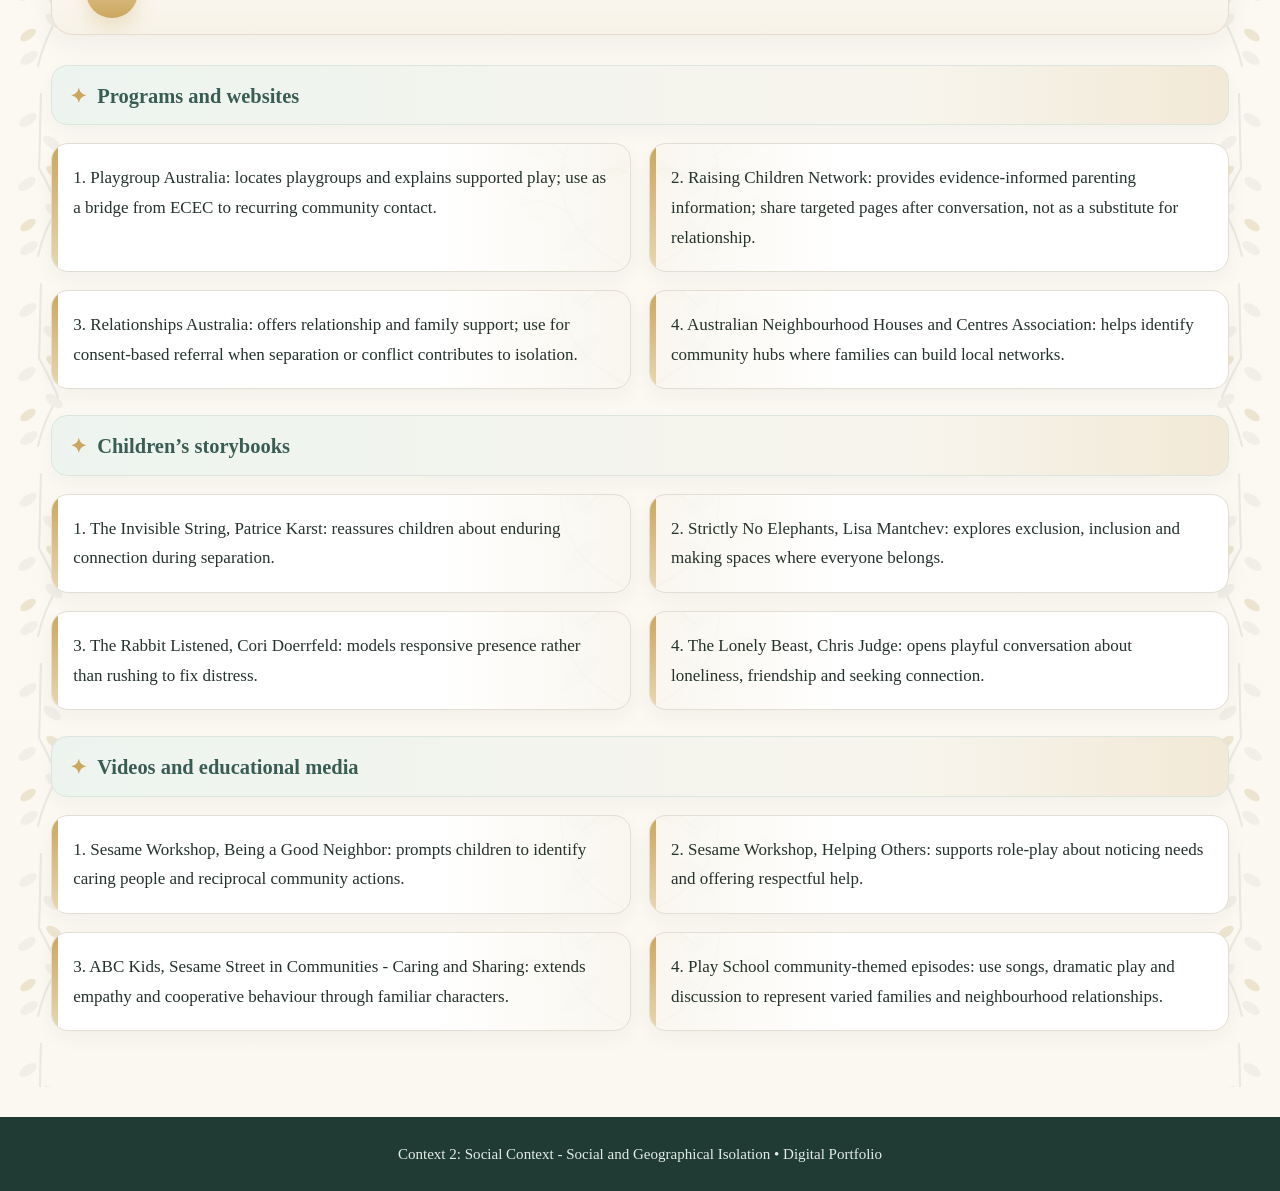
<file: social.html>
<!doctype html><html lang="en"><head><meta charset="utf-8"><meta name="viewport" content="width=device-width,initial-scale=1"><title>Context 2: Social Context - Social and Geographical Isolation | Digital Portfolio</title><link rel="stylesheet" href="portfolio-v9.css?v=9"></head><body>
<nav><div class="brand">Early Childhood Digital Portfolio</div><div class="links">
<a href="index.html">Home</a><a href="economic.html">Economic</a><a class="active" href="social.html">Social</a>
<a href="cultural.html">Cultural &amp; Diversity</a><a href="health.html">Health &amp; Wellbeing</a>
<a href="crisis.html">Crisis &amp; Emergency</a><a href="references.html">References</a></div></nav>
<header class="context-hero tone-social"><div class="hero-kicker">Digital Portfolio • Early Childhood Education and Care</div><h1>Context 2: Social Context - Social and Geographical Isolation</h1></header>
<main><article class="portfolio-page"><h2>Understanding the Context</h2>
<p>To the family with young children, isolation is not just being physically alone. It can imply the lack of trusted adults, poor practical assistance, lack of transport, lack of contact with extended family, lack of contact with rural areas, lack of connection with the neighbourhood, lack of relationships or being excluded by the community. An analysis of Australian families with children aged zero to five (Marshall, 2026) revealed that 55 per cent of parents had friends or relatives with whom they engaged socially less than once a week and a stronger social support was even linked with less psychological distress. The social connection thus influences the ability to provide care and the chances of children. </p>
<p>The social capital theory (Bourdieu, 1986; Putnam, 2000) is helpful in that it differentiates resources in relationships. Ties of bonding may offer both emotional and practical help of relatives or close friends; bridging ties tie families to new groups, information and institutions. A repeated, low-pressure contact between the community and families can be achieved through ECEC acting as a facilitating institution. The ecology, proposed by Bronfenbrenner (1979), also states the reason isolation may build up: a parent who lacks transport, flexible employment, local services that are affordable or culturally safe networks may have fewer connections among home, ECEC, and community systems. The practical importance of informal environments in which families gather around children and not around a problem is seen in Australian playgroup research, which, in playgroups, is the combination of shared play and social bonding and family support (Middleton et al., 2024).</p>
<h2>Impact on Children and Families</h2>
<p>Routine stressors are more difficult to put up with when the carers are not supported. It can have fewer respite, advice, emergency childcare and shared problem-solving opportunities, heightening parental overload and decreasing emotional availability. Kids can experience reduced peer interactions, limited language and play, and reduced confidence in transitioning between social environments. On the other hand, relationships that are stable in ECEC are protective. Continuity of care, relationships, agency, identity and belonging are the main points in the list of Australian ECEC professionals who define social-emotional wellbeing (Murray et al., 2025). Repeated non-attendance, low family interaction, or unwillingness to participate in group events should then be treated as signals of access, rather than an indicator that a family is not interested, to the services.</p>
<h2>Social Policy and Australian Responses</h2>
<p>Australian Government Department of Education (2024) relates supportive communities and closer coordination as preconditions of children flourishing explicitly in the Early Years Strategy 2024-3034. Quality Area 6 of the National Quality Standard is the collaboration with families and communities as a quality expectation as well (ACECQA, 2026a). These frameworks make connection service infrastructure. However, a policy invitation to engage could recreate exclusion when the events are held during working time, when they demand English proficiency, when they presuppose the use of personal transport, or when they presuppose privilege of families. The practice of ECEC should thus assess who is not, who is and what are the design characteristics that produce the gap. Outreach, flexible family contact, interpreters, local partnerships and various types of participation translate policy language to equitable access.</p>
<h2>Strategies for Practice</h2>
<div class="source-item">1. Map the favored supports of each family at enrolment e.g. persons to be trusted, cultural groups and practical barriers; repeat the map as the situation alters.</div>
<div class="source-item">2. Develop recurring low-pressure connection events like short drop-in breakfasts, outdoor play times or parent-child time instead of using formal meetings.</div>
<div class="source-item">3. Have key-educator in place with children and caregivers aware of one reliable contact who observes absences, contacts them respectfully and organizes information.</div>
<div class="source-item">4. Develop peer relationship purposefully with small-group play, cooperative projects and buddy routines, accommodating those children that require slow integration into social interaction.</div>
<div class="source-item">5. Provide a variety of engagement opportunities - face to face, phone, translated messages and short electronic updates - so work, transport or language is not the determinant of family voice.</div>
<h2>Community and Professional Partnerships</h2>
<div class="source-item">1. Informal peer connection and supported play can be offered by playgroup facilitators; local sessions can happen in ECEC or be referred.</div>
<div class="source-item">2. Child and family health nurses combine developmental guidance with family support and can identify emerging wellbeing or isolation concerns.</div>
<div class="source-item">3. Neighborhood and community centres provide association with local events, food, classes and social networks.</div>
<div class="source-item">4. Separation, family conflict and relationship stress that may impact family functioning can be supported by the counsellors of Relationships Australia.</div>
<div class="source-item">5. Services can be connected to place-based programmes, libraries, transport information services and community events by local council family-development or community workers.</div>
<h2>Resources for Educators and Children</h2>
<h3>Programs and websites</h3>
<div class="source-item">1. Playgroup Australia: locates playgroups and explains supported play; use as a bridge from ECEC to recurring community contact.</div>
<div class="source-item">2. Raising Children Network: provides evidence-informed parenting information; share targeted pages after conversation, not as a substitute for relationship.</div>
<div class="source-item">3. Relationships Australia: offers relationship and family support; use for consent-based referral when separation or conflict contributes to isolation.</div>
<div class="source-item">4. Australian Neighbourhood Houses and Centres Association: helps identify community hubs where families can build local networks.</div>
<h3>Children’s storybooks</h3>
<div class="source-item">1. The Invisible String, Patrice Karst: reassures children about enduring connection during separation.</div>
<div class="source-item">2. Strictly No Elephants, Lisa Mantchev: explores exclusion, inclusion and making spaces where everyone belongs.</div>
<div class="source-item">3. The Rabbit Listened, Cori Doerrfeld: models responsive presence rather than rushing to fix distress.</div>
<div class="source-item">4. The Lonely Beast, Chris Judge: opens playful conversation about loneliness, friendship and seeking connection.</div>
<h3>Videos and educational media</h3>
<div class="source-item">1. Sesame Workshop, Being a Good Neighbor: prompts children to identify caring people and reciprocal community actions.</div>
<div class="source-item">2. Sesame Workshop, Helping Others: supports role-play about noticing needs and offering respectful help.</div>
<div class="source-item">3. ABC Kids, Sesame Street in Communities - Caring and Sharing: extends empathy and cooperative behaviour through familiar characters.</div>
<div class="source-item">4. Play School community-themed episodes: use songs, dramatic play and discussion to represent varied families and neighbourhood relationships.</div></article></main>
<footer>Context 2: Social Context - Social and Geographical Isolation • Digital Portfolio</footer></body></html>
</file>
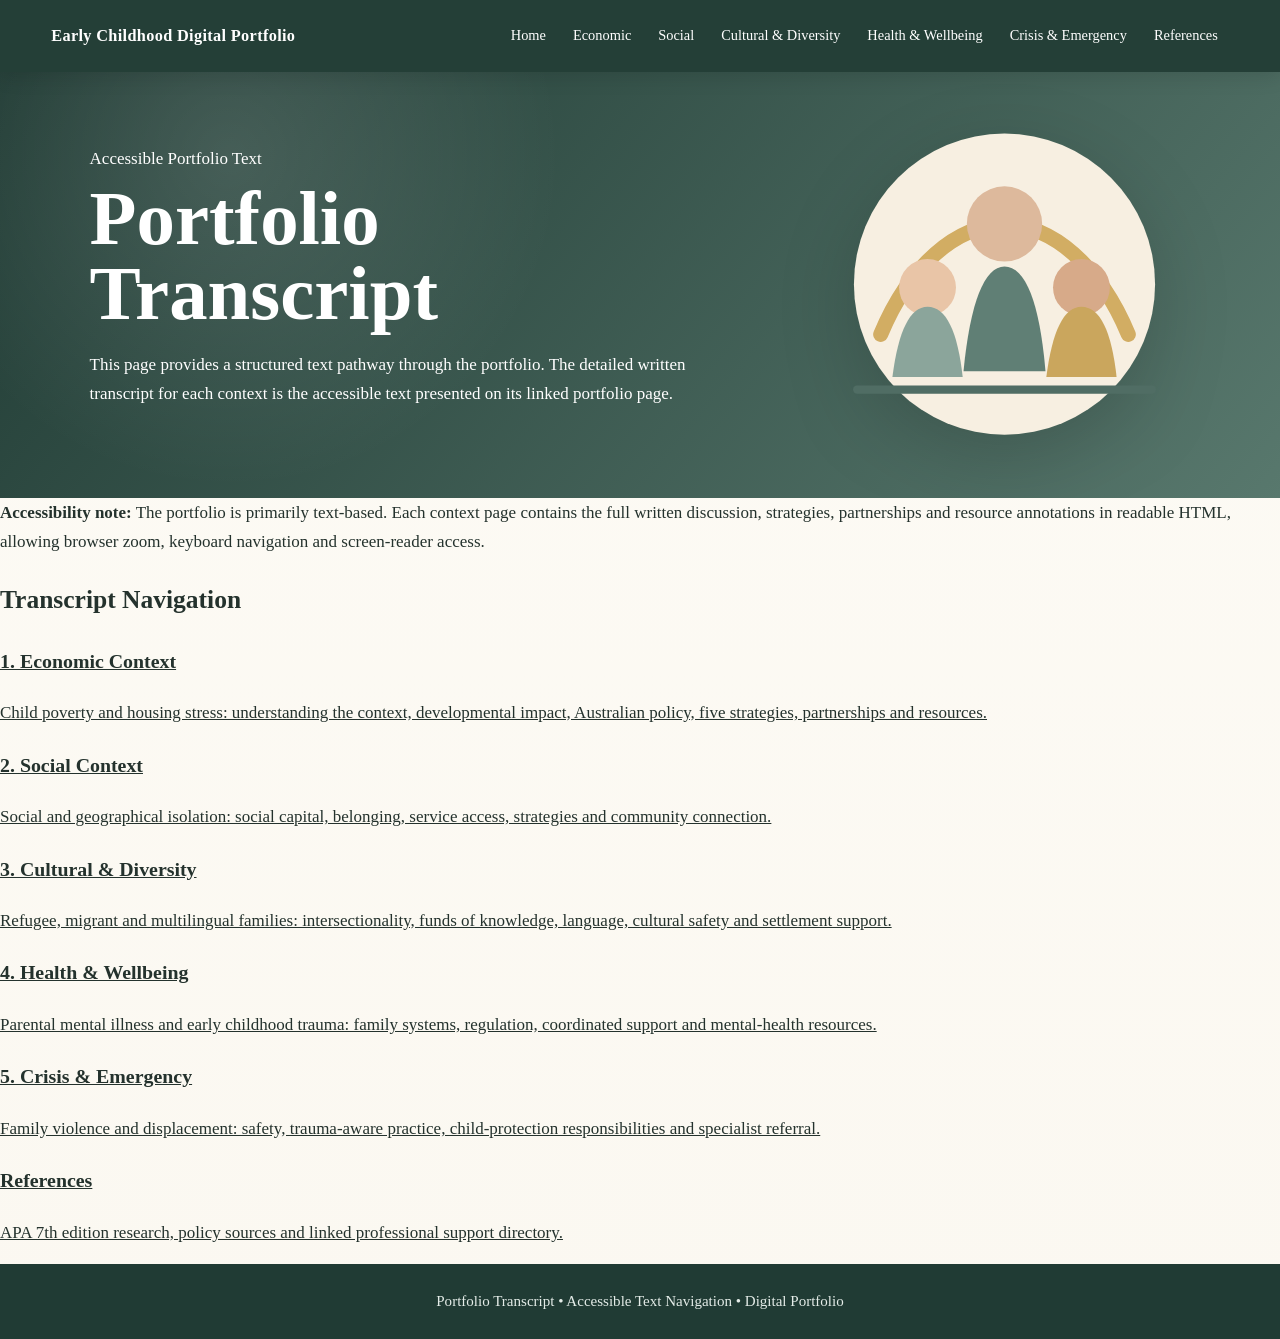
<file: transcript.html>
<!doctype html><html lang="en"><head><meta charset="utf-8"><meta name="viewport" content="width=device-width,initial-scale=1"><title>Transcript | Digital Portfolio</title><link rel="stylesheet" href="styles.css"></head><body><nav><div class="brand">Early Childhood Digital Portfolio</div><div class="links"><a href="index.html">Home</a><a href="economic.html">Economic</a><a href="social.html">Social</a><a href="cultural.html">Cultural & Diversity</a><a href="health.html">Health & Wellbeing</a><a href="crisis.html">Crisis & Emergency</a><a href="references.html">References</a></div></nav><header class="home-hero" style="min-height:390px"><div><div class="eyebrow">Accessible Portfolio Text</div><h1>Portfolio Transcript</h1><p>This page provides a structured text pathway through the portfolio. The detailed written transcript for each context is the accessible text presented on its linked portfolio page.</p></div></header><main><section class="wrap"><div class="note"><b>Accessibility note:</b> The portfolio is primarily text-based. Each context page contains the full written discussion, strategies, partnerships and resource annotations in readable HTML, allowing browser zoom, keyboard navigation and screen-reader access.</div><h2>Transcript Navigation</h2><div class="toc"><a class="context-card" href="economic.html"><h3>1. Economic Context</h3><p>Child poverty and housing stress: understanding the context, developmental impact, Australian policy, five strategies, partnerships and resources.</p></a><a class="context-card" href="social.html"><h3>2. Social Context</h3><p>Social and geographical isolation: social capital, belonging, service access, strategies and community connection.</p></a><a class="context-card" href="cultural.html"><h3>3. Cultural & Diversity</h3><p>Refugee, migrant and multilingual families: intersectionality, funds of knowledge, language, cultural safety and settlement support.</p></a><a class="context-card" href="health.html"><h3>4. Health & Wellbeing</h3><p>Parental mental illness and early childhood trauma: family systems, regulation, coordinated support and mental-health resources.</p></a><a class="context-card" href="crisis.html"><h3>5. Crisis & Emergency</h3><p>Family violence and displacement: safety, trauma-aware practice, child-protection responsibilities and specialist referral.</p></a><a class="context-card" href="references.html"><h3>References</h3><p>APA 7th edition research, policy sources and linked professional support directory.</p></a></div></section></main><footer>Portfolio Transcript • Accessible Text Navigation • Digital Portfolio</footer></body></html>
</file>
<file: portfolio-v9.css>
@import url("styles.css?v=8");

/* v9: screenshot-style thin floral vines close to the content edges */
main::before,main::after{display:none!important;content:none!important}

.portfolio-page,.reference-page,.home-main{position:relative}
.portfolio-page::before,.portfolio-page::after,.reference-page::before,.reference-page::after,.home-main::before,.home-main::after{
  content:""!important;
  display:block!important;
  position:absolute!important;
  top:82px!important;
  bottom:30px!important;
  width:52px!important;
  height:auto!important;
  pointer-events:none!important;
  opacity:.42!important;
  z-index:0!important;
  background-repeat:repeat-y!important;
  background-size:46px 190px!important;
}
.portfolio-page::before,.reference-page::before,.home-main::before{
  left:-34px!important;
  right:auto!important;
  transform:none!important;
  background-position:left top!important;
  background-image:url("data:image/svg+xml,%3Csvg xmlns='http://www.w3.org/2000/svg' viewBox='0 0 46 190'%3E%3Cg fill='none' stroke='%23d0d2ca' stroke-width='2.2' stroke-linecap='round' stroke-linejoin='round'%3E%3Cpath d='M24 4c-1 28-1 52-2 74c7 13 14 27 19 39c-9 15-16 31-20 49'/%3E%3C/g%3E%3Cg fill='%23e2e1d8'%3E%3Cellipse cx='11' cy='30' rx='10' ry='5' transform='rotate(-34 11 30)'/%3E%3Cellipse cx='35' cy='53' rx='10' ry='5' transform='rotate(36 35 53)'/%3E%3Cellipse cx='10' cy='94' rx='10' ry='5' transform='rotate(-34 10 94)'/%3E%3Cellipse cx='37' cy='121' rx='10' ry='5' transform='rotate(36 37 121)'/%3E%3Cellipse cx='12' cy='158' rx='10' ry='5' transform='rotate(-34 12 158)'/%3E%3C/g%3E%3Cg fill='%23d8c99f'%3E%3Cellipse cx='37' cy='82' rx='9' ry='4.5' transform='rotate(35 37 82)'/%3E%3Cellipse cx='11' cy='135' rx='9' ry='4.5' transform='rotate(-35 11 135)'/%3E%3C/g%3E%3C/svg%3E")!important;
}
.portfolio-page::after,.reference-page::after,.home-main::after{
  right:-34px!important;
  left:auto!important;
  transform:none!important;
  background-position:right top!important;
  background-image:url("data:image/svg+xml,%3Csvg xmlns='http://www.w3.org/2000/svg' viewBox='0 0 46 190'%3E%3Cg transform='translate(46 0) scale(-1 1)'%3E%3Cg fill='none' stroke='%23d0d2ca' stroke-width='2.2' stroke-linecap='round' stroke-linejoin='round'%3E%3Cpath d='M24 4c-1 28-1 52-2 74c7 13 14 27 19 39c-9 15-16 31-20 49'/%3E%3C/g%3E%3Cg fill='%23e2e1d8'%3E%3Cellipse cx='11' cy='30' rx='10' ry='5' transform='rotate(-34 11 30)'/%3E%3Cellipse cx='35' cy='53' rx='10' ry='5' transform='rotate(36 35 53)'/%3E%3Cellipse cx='10' cy='94' rx='10' ry='5' transform='rotate(-34 10 94)'/%3E%3Cellipse cx='37' cy='121' rx='10' ry='5' transform='rotate(36 37 121)'/%3E%3Cellipse cx='12' cy='158' rx='10' ry='5' transform='rotate(-34 12 158)'/%3E%3C/g%3E%3Cg fill='%23d8c99f'%3E%3Cellipse cx='37' cy='82' rx='9' ry='4.5' transform='rotate(35 37 82)'/%3E%3Cellipse cx='11' cy='135' rx='9' ry='4.5' transform='rotate(-35 11 135)'/%3E%3C/g%3E%3C/g%3E%3C/svg%3E")!important;
}
.portfolio-page>*,.reference-page>*,.home-main>*{position:relative;z-index:1}

/* Home details: exact equal sizing, 4 cards first row and 3 centered second row */
.home-hero{padding-right:28%!important}
.home-hero .hero-inner{max-width:1080px!important;width:100%!important}
.details{
  display:grid!important;
  grid-template-columns:repeat(8,minmax(0,1fr))!important;
  gap:16px!important;
  width:min(100%,1000px)!important;
  margin:30px auto 0!important;
}
.details .detail{
  grid-column:span 2!important;
  width:auto!important;
  min-width:0!important;
  max-width:none!important;
  height:155px!important;
  min-height:155px!important;
  display:flex!important;
  flex-direction:column!important;
  align-items:center!important;
  justify-content:center!important;
  padding:18px 16px!important;
  text-align:center!important;
  overflow-wrap:normal!important;
  word-break:normal!important;
}
.details .detail:nth-child(5){grid-column:2/span 2!important}
.details .detail:nth-child(6){grid-column:4/span 2!important}
.details .detail:nth-child(7){grid-column:6/span 2!important}
.details .detail:nth-child(3){font-size:.88rem!important;line-height:1.42!important}
.details .detail b{margin-bottom:8px!important}

@media(max-width:1100px){
  .home-hero{padding-right:7vw!important;padding-bottom:390px!important}
  .details{grid-template-columns:repeat(6,minmax(0,1fr))!important;max-width:760px!important}
  .details .detail{grid-column:span 2!important}
  .details .detail:nth-child(5),.details .detail:nth-child(6),.details .detail:nth-child(7){grid-column:span 2!important}
}

@media(max-width:900px){
  .portfolio-page::before,.portfolio-page::after,.reference-page::before,.reference-page::after,.home-main::before,.home-main::after{
    width:34px!important;
    background-size:30px 160px!important;
    opacity:.34!important;
  }
  .portfolio-page::before,.reference-page::before,.home-main::before{left:-17px!important}
  .portfolio-page::after,.reference-page::after,.home-main::after{right:-17px!important}
  .details{grid-template-columns:repeat(2,minmax(0,1fr))!important;max-width:560px!important}
  .details .detail,.details .detail:nth-child(5),.details .detail:nth-child(6),.details .detail:nth-child(7){grid-column:span 1!important}
}

@media(max-width:560px){
  .details{grid-template-columns:1fr!important;max-width:100%!important}
  .details .detail,.details .detail:nth-child(5),.details .detail:nth-child(6),.details .detail:nth-child(7){
    grid-column:1!important;
    height:auto!important;
    min-height:120px!important;
  }
}
</file>
<file: styles.css>
@import url("base.css?v=5");

/* v5: richer in-card botanical portfolio treatment */
body::before,body::after,.portfolio-page::before,.portfolio-page::after,.reference-page::before,.reference-page::after,.home-main::before,.home-main::after{display:none!important;content:none!important}
.reference-page>p:nth-child(1),.reference-page>p:nth-child(2){display:none!important}

.portfolio-page>p,.source-item,.reference-page>p,.home-section{
  background-color:#fffdf9!important;
  background-image:linear-gradient(90deg,rgba(255,255,255,.98) 0%,rgba(255,255,255,.97) 67%,rgba(248,245,237,.86) 100%),url("data:image/svg+xml,%3Csvg xmlns='http://www.w3.org/2000/svg' viewBox='0 0 280 190'%3E%3Cg opacity='.16' fill='none' stroke='%236f897d' stroke-width='3' stroke-linecap='round'%3E%3Cpath d='M272 184C210 151 194 108 205 57C212 31 231 15 260 7'/%3E%3Cpath d='M215 128c-25-19-44-23-60-12'/%3E%3Cpath d='M225 96c21-21 38-27 52-18'/%3E%3Cpath d='M208 60c-20-19-36-24-49-15'/%3E%3C/g%3E%3Cg opacity='.13' fill='%23c9a65d'%3E%3Cellipse cx='160' cy='116' rx='27' ry='10' transform='rotate(28 160 116)'/%3E%3Cellipse cx='259' cy='77' rx='25' ry='9' transform='rotate(-28 259 77)'/%3E%3Cellipse cx='159' cy='46' rx='23' ry='8' transform='rotate(25 159 46)'/%3E%3C/g%3E%3Cg opacity='.12' fill='%238da99c'%3E%3Cellipse cx='224' cy='149' rx='29' ry='10' transform='rotate(-42 224 149)'/%3E%3Cellipse cx='220' cy='86' rx='25' ry='9' transform='rotate(38 220 86)'/%3E%3C/g%3E%3C/svg%3E")!important;
  background-repeat:no-repeat!important;background-position:center,right bottom!important;background-size:auto,245px auto!important;
}
.portfolio-page>p:nth-of-type(even),.source-item:nth-of-type(even){
  background-image:linear-gradient(270deg,rgba(255,255,255,.98) 0%,rgba(255,255,255,.97) 67%,rgba(248,245,237,.86) 100%),url("data:image/svg+xml,%3Csvg xmlns='http://www.w3.org/2000/svg' viewBox='0 0 280 190'%3E%3Cg transform='translate(280 0) scale(-1 1)'%3E%3Cg opacity='.16' fill='none' stroke='%236f897d' stroke-width='3' stroke-linecap='round'%3E%3Cpath d='M272 184C210 151 194 108 205 57C212 31 231 15 260 7'/%3E%3Cpath d='M215 128c-25-19-44-23-60-12'/%3E%3Cpath d='M225 96c21-21 38-27 52-18'/%3E%3Cpath d='M208 60c-20-19-36-24-49-15'/%3E%3C/g%3E%3Cg opacity='.13' fill='%23c9a65d'%3E%3Cellipse cx='160' cy='116' rx='27' ry='10' transform='rotate(28 160 116)'/%3E%3Cellipse cx='259' cy='77' rx='25' ry='9' transform='rotate(-28 259 77)'/%3E%3Cellipse cx='159' cy='46' rx='23' ry='8' transform='rotate(25 159 46)'/%3E%3C/g%3E%3Cg opacity='.12' fill='%238da99c'%3E%3Cellipse cx='224' cy='149' rx='29' ry='10' transform='rotate(-42 224 149)'/%3E%3Cellipse cx='220' cy='86' rx='25' ry='9' transform='rotate(38 220 86)'/%3E%3C/g%3E%3C/g%3E%3C/svg%3E")!important;
  background-position:center,left bottom!important;background-size:auto,245px auto!important;
}
.portfolio-page>h2{overflow:hidden!important;background:linear-gradient(180deg,#fffdfa,#f7f2e7)!important}
.portfolio-page>h2::after{content:""!important;position:absolute!important;inset:0!important;pointer-events:none!important;background:linear-gradient(90deg,var(--gold),transparent 70%) top/100% 7px no-repeat,url("data:image/svg+xml,%3Csvg xmlns='http://www.w3.org/2000/svg' viewBox='0 0 180 80'%3E%3Cg opacity='.14' fill='none' stroke='%236d887d' stroke-width='3'%3E%3Cpath d='M18 70c44-8 69-31 86-62'/%3E%3Cpath d='M68 40c-10-17-22-23-35-18'/%3E%3Cpath d='M97 22c13-11 25-13 36-6'/%3E%3C/g%3E%3Cg opacity='.13' fill='%23caa65d'%3E%3Cellipse cx='37' cy='23' rx='16' ry='7' transform='rotate(27 37 23)'/%3E%3Cellipse cx='130' cy='17' rx='15' ry='6' transform='rotate(-25 130 17)'/%3E%3C/g%3E%3C/svg%3E") right 18px center/160px 70px no-repeat!important}
.portfolio-page>h3{background:linear-gradient(90deg,#edf4ef 0%,#f7f4ec 74%,#f2e9d6 100%)!important;border-color:#dce6df!important}
.portfolio-page>h3::before{content:"✦"!important;color:var(--gold)!important;margin-right:10px!important}
.reference-page>p{border-radius:12px!important;padding:16px 20px 16px 24px!important;border-left:4px solid rgba(203,166,94,.58)!important;box-shadow:0 5px 14px rgba(24,47,39,.035)!important;background-size:auto,155px auto!important}
.reference-page>p::before{display:none!important}
.source-item{transition:transform .18s ease,box-shadow .18s ease!important}
.source-item:hover{transform:translateY(-2px)!important;box-shadow:0 13px 28px rgba(24,47,39,.08)!important}

/* Screenshot-style thin repeated side floral vines */
main::before,main::after{display:none!important;content:none!important}
.portfolio-page,.reference-page,.home-main{position:relative}
.portfolio-page::before,.portfolio-page::after,.reference-page::before,.reference-page::after,.home-main::before,.home-main::after{content:""!important;display:block!important;position:absolute!important;top:82px!important;bottom:30px!important;width:52px!important;height:auto!important;pointer-events:none!important;opacity:.42!important;z-index:0!important;background-repeat:repeat-y!important;background-size:46px 190px!important}
.portfolio-page::before,.reference-page::before,.home-main::before{left:-34px!important;right:auto!important;transform:none!important;background-position:left top!important;background-image:url("data:image/svg+xml,%3Csvg xmlns='http://www.w3.org/2000/svg' viewBox='0 0 46 190'%3E%3Cg fill='none' stroke='%23d0d2ca' stroke-width='2.2' stroke-linecap='round' stroke-linejoin='round'%3E%3Cpath d='M24 4c-1 28-1 52-2 74c7 13 14 27 19 39c-9 15-16 31-20 49'/%3E%3C/g%3E%3Cg fill='%23e2e1d8'%3E%3Cellipse cx='11' cy='30' rx='10' ry='5' transform='rotate(-34 11 30)'/%3E%3Cellipse cx='35' cy='53' rx='10' ry='5' transform='rotate(36 35 53)'/%3E%3Cellipse cx='10' cy='94' rx='10' ry='5' transform='rotate(-34 10 94)'/%3E%3Cellipse cx='37' cy='121' rx='10' ry='5' transform='rotate(36 37 121)'/%3E%3Cellipse cx='12' cy='158' rx='10' ry='5' transform='rotate(-34 12 158)'/%3E%3C/g%3E%3Cg fill='%23d8c99f'%3E%3Cellipse cx='37' cy='82' rx='9' ry='4.5' transform='rotate(35 37 82)'/%3E%3Cellipse cx='11' cy='135' rx='9' ry='4.5' transform='rotate(-35 11 135)'/%3E%3C/g%3E%3C/svg%3E")!important}
.portfolio-page::after,.reference-page::after,.home-main::after{right:-34px!important;left:auto!important;transform:none!important;background-position:right top!important;background-image:url("data:image/svg+xml,%3Csvg xmlns='http://www.w3.org/2000/svg' viewBox='0 0 46 190'%3E%3Cg transform='translate(46 0) scale(-1 1)'%3E%3Cg fill='none' stroke='%23d0d2ca' stroke-width='2.2' stroke-linecap='round' stroke-linejoin='round'%3E%3Cpath d='M24 4c-1 28-1 52-2 74c7 13 14 27 19 39c-9 15-16 31-20 49'/%3E%3C/g%3E%3Cg fill='%23e2e1d8'%3E%3Cellipse cx='11' cy='30' rx='10' ry='5' transform='rotate(-34 11 30)'/%3E%3Cellipse cx='35' cy='53' rx='10' ry='5' transform='rotate(36 35 53)'/%3E%3Cellipse cx='10' cy='94' rx='10' ry='5' transform='rotate(-34 10 94)'/%3E%3Cellipse cx='37' cy='121' rx='10' ry='5' transform='rotate(36 37 121)'/%3E%3Cellipse cx='12' cy='158' rx='10' ry='5' transform='rotate(-34 12 158)'/%3E%3C/g%3E%3Cg fill='%23d8c99f'%3E%3Cellipse cx='37' cy='82' rx='9' ry='4.5' transform='rotate(35 37 82)'/%3E%3Cellipse cx='11' cy='135' rx='9' ry='4.5' transform='rotate(-35 11 135)'/%3E%3C/g%3E%3C/g%3E%3C/svg%3E")!important}
.portfolio-page>*,.reference-page>*,.home-main>*{position:relative;z-index:1}

@media(max-width:900px){.portfolio-page>p,.source-item,.reference-page>p,.home-section{background-size:auto,175px auto!important}.portfolio-page::before,.portfolio-page::after,.reference-page::before,.reference-page::after,.home-main::before,.home-main::after{width:34px!important;background-size:30px 160px!important;opacity:.34!important}.portfolio-page::before,.reference-page::before,.home-main::before{left:-17px!important}.portfolio-page::after,.reference-page::after,.home-main::after{right:-17px!important}}
</file>
